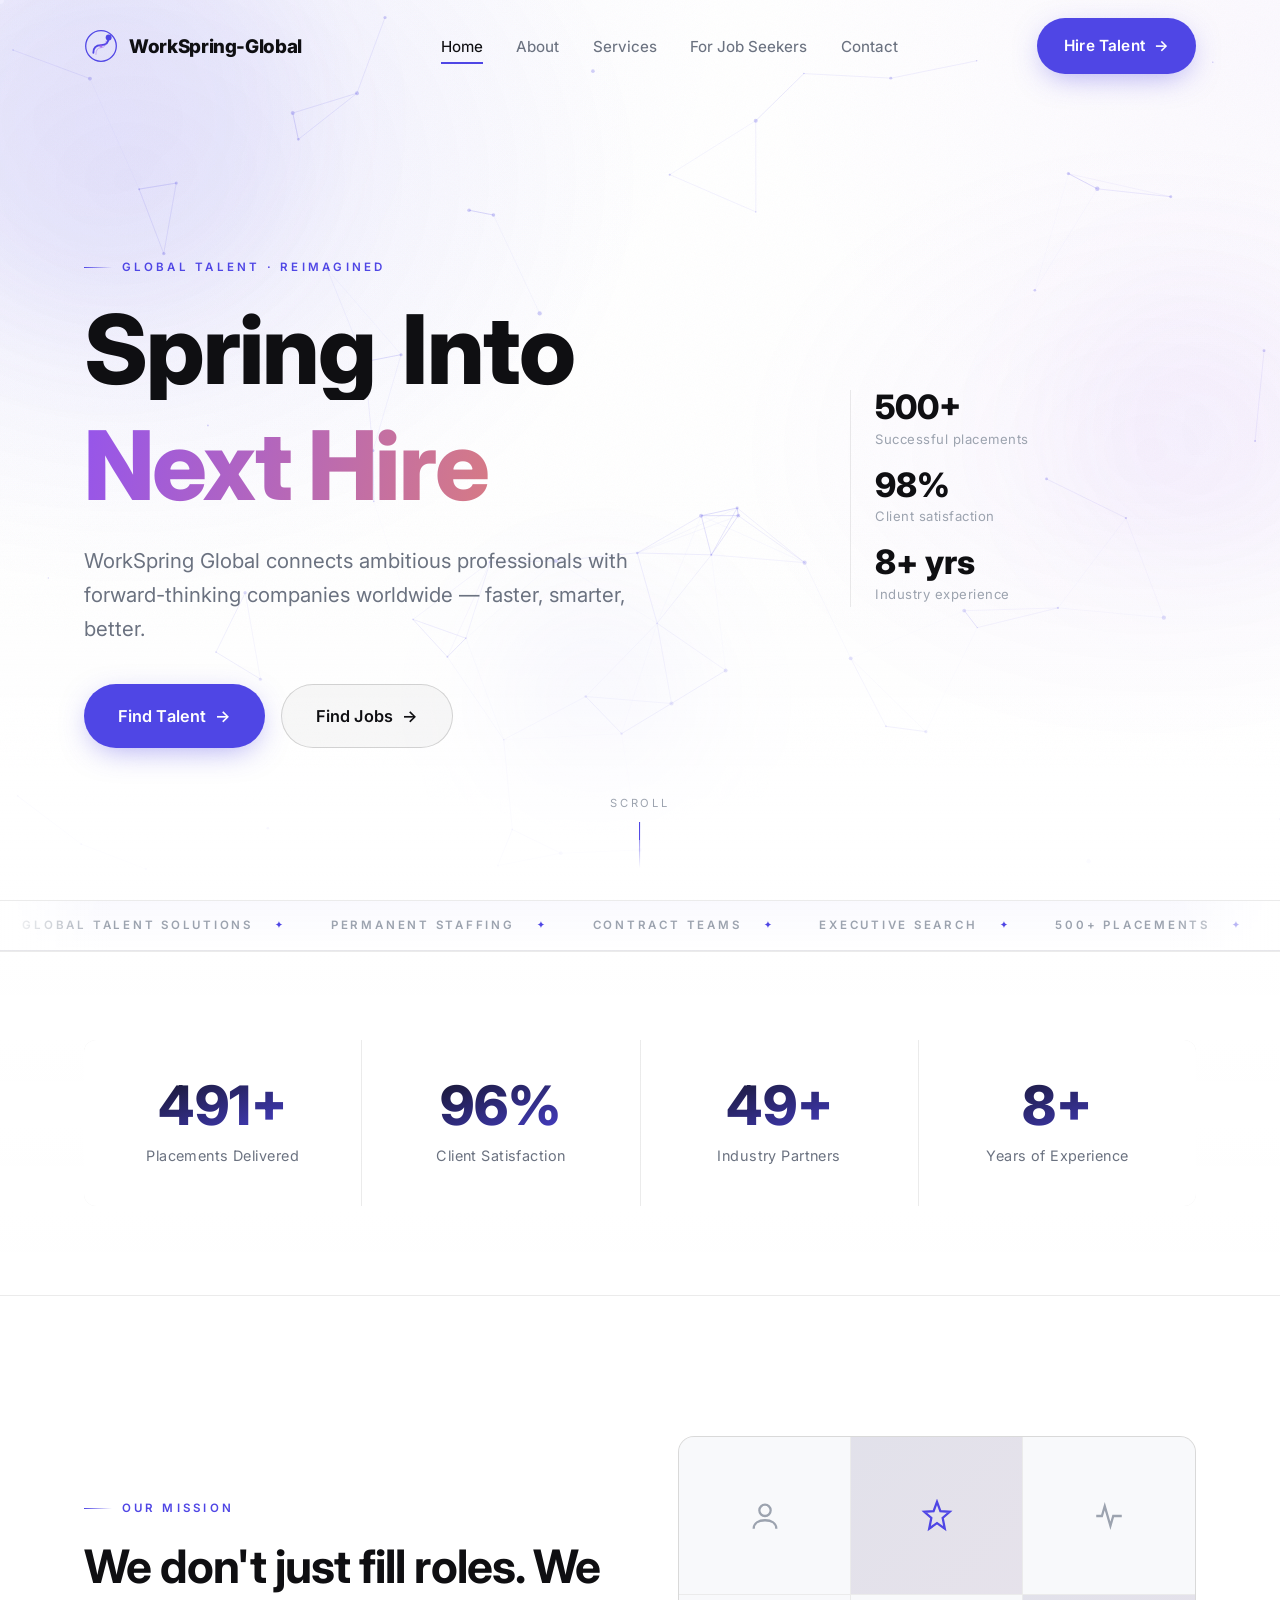
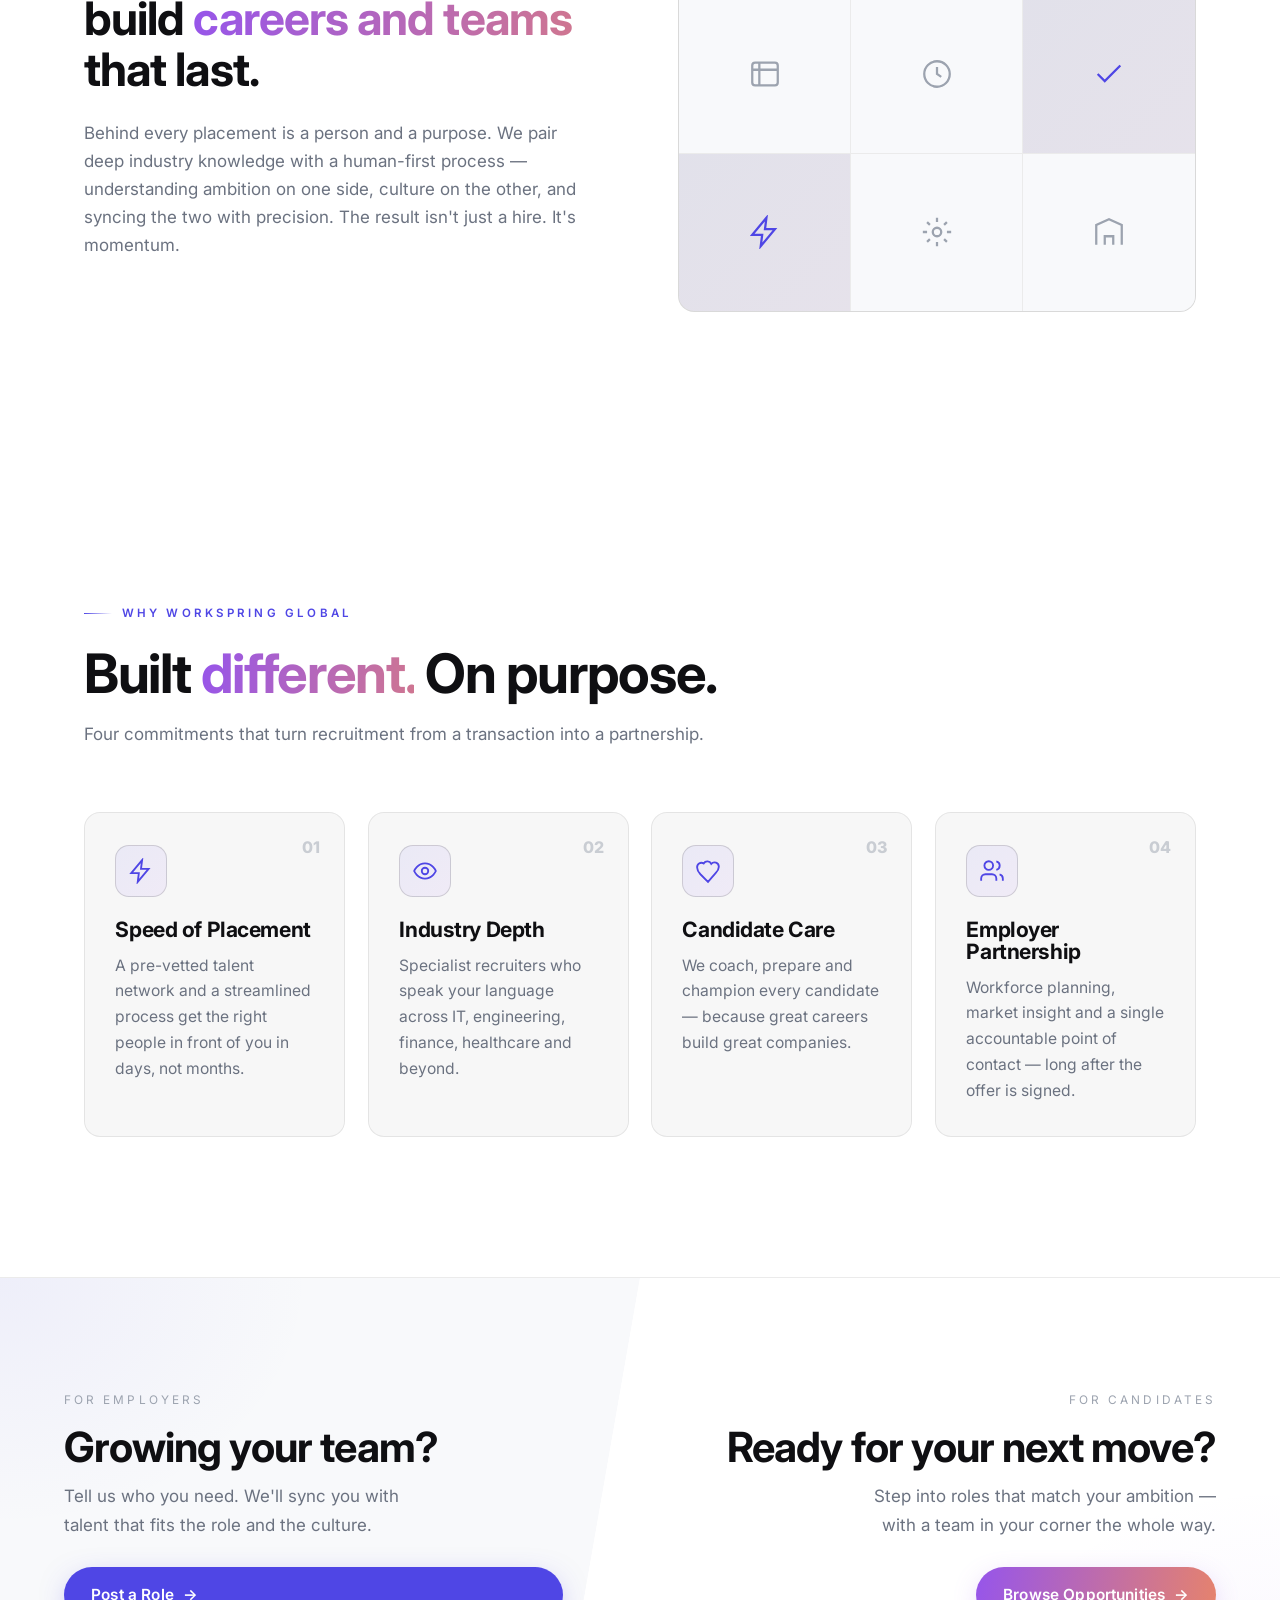
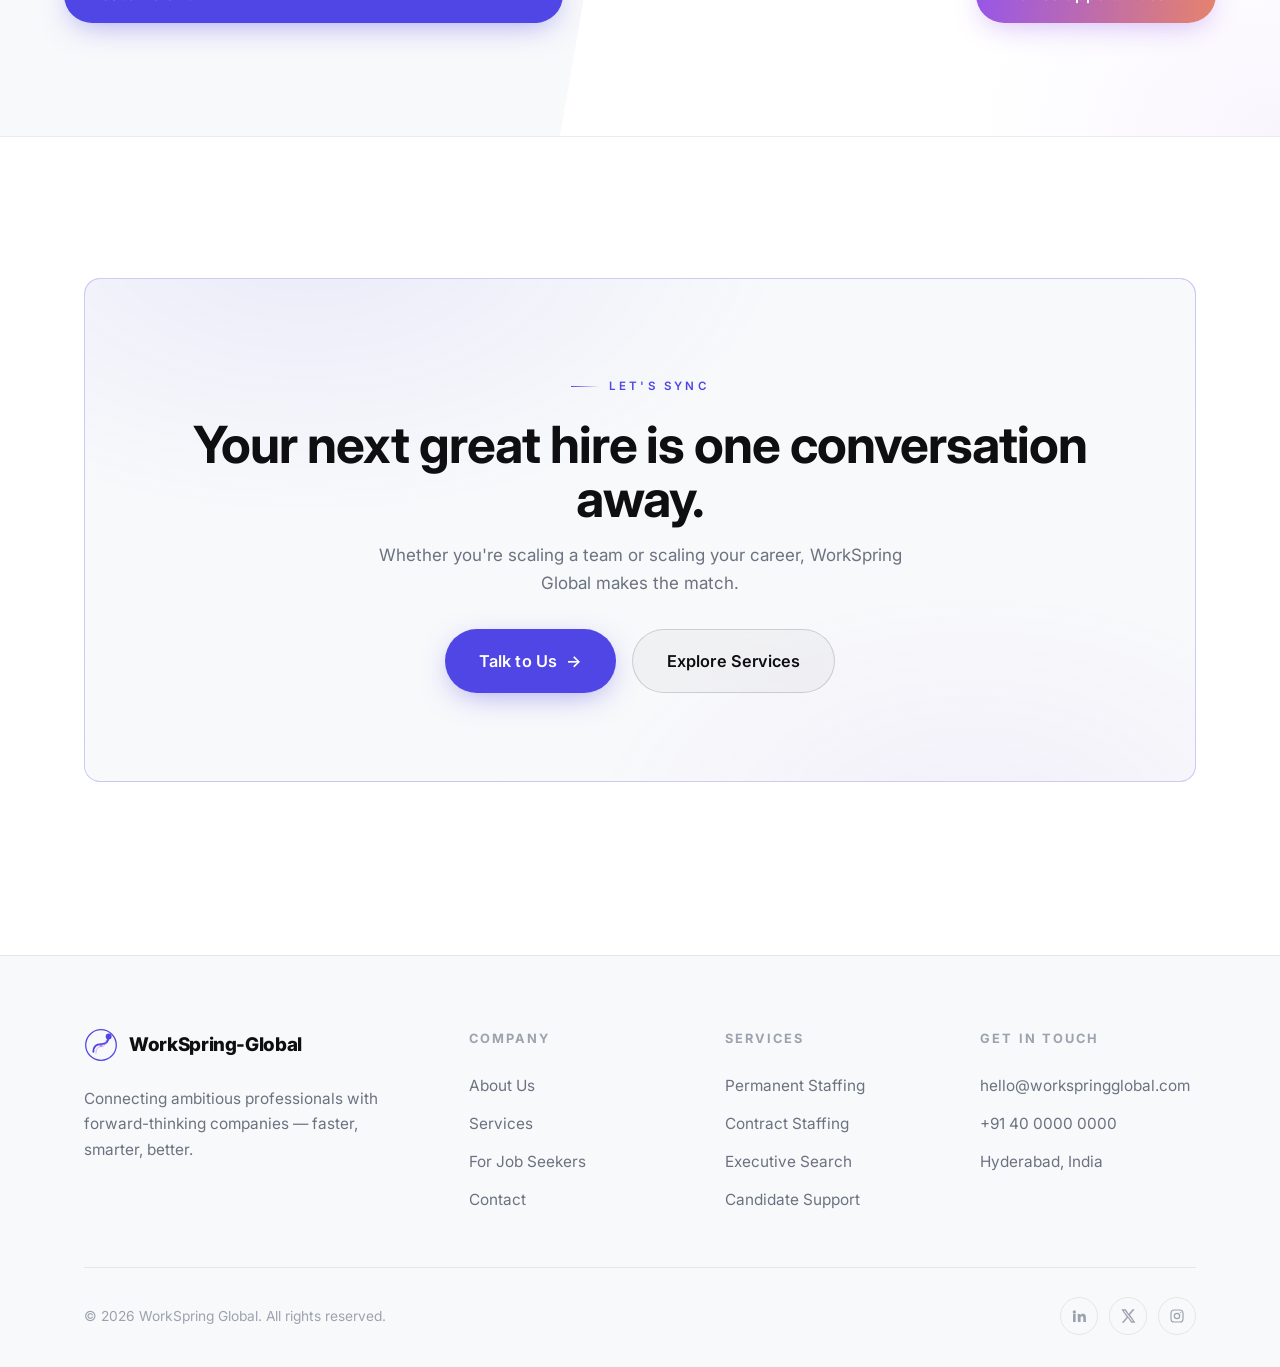
<file: index.html>
<!DOCTYPE html>
<html lang="en">
<head>
  <meta charset="UTF-8" />
  <meta name="viewport" content="width=device-width, initial-scale=1.0" />
  <title>WorkSpring Global — Spring Into Your Next Hire</title>
  <meta name="description" content="WorkSpring Global connects ambitious professionals with forward-thinking companies worldwide — faster, smarter, better. Permanent & contract staffing, executive search and candidate support." />

  <link rel="preconnect" href="https://fonts.googleapis.com" />
  <link rel="preconnect" href="https://fonts.gstatic.com" crossorigin />
  <link href="https://fonts.googleapis.com/css2?family=Inter:wght@300;400;500;600;700;800&display=swap" rel="stylesheet" />
  <link rel="stylesheet" href="css/styles.css?v=3" />
  <link rel="icon" href="data:image/svg+xml,%3Csvg xmlns='http://www.w3.org/2000/svg' viewBox='0 0 32 32'%3E%3Ccircle cx='16' cy='16' r='14' fill='none' stroke='%234F46E5' stroke-width='2'/%3E%3Cpath d='M9 24 Q9 16 16 16 Q23 16 23 8' stroke='%234F46E5' stroke-width='2.2' fill='none' stroke-linecap='round'/%3E%3Ccircle cx='23' cy='8' r='3' fill='%239655EB'/%3E%3C/svg%3E" />
</head>
<body>
  <div class="scroll-progress" aria-hidden="true"></div>

  <!-- ============ NAV ============ -->
  <header class="nav">
    <div class="wrap nav__inner">
      <a class="brand" href="index.html" aria-label="WorkSpring Global – Spring Into Your Next Hire">
        <span class="brand__mark" aria-hidden="true">
          <svg viewBox="0 0 40 40" fill="none">
            <circle cx="20" cy="20" r="18" stroke="url(#g1)" stroke-width="1.5"/>
            <path d="M11 28 Q11 19 20 19 Q29 19 29 10" stroke="#4F46E5" stroke-width="2.2" fill="none" stroke-linecap="round"/>
            <path d="M14 30 Q14 22 20 22 Q26 22 26 14" stroke="#9655EB" stroke-width="1" fill="none" stroke-linecap="round" opacity="0.5"/>
            <circle cx="29" cy="10" r="3.5" fill="url(#g1)"/>
            <circle cx="20" cy="20" r="1.8" fill="#9655EB" opacity="0.8"/>
            <defs><linearGradient id="g1" x1="0" y1="0" x2="40" y2="40"><stop stop-color="#4F46E5"/><stop offset="1" stop-color="#9655EB"/></linearGradient></defs>
          </svg>
        </span>
        <span class="brand__text">WorkSpring-Global</span>
      </a>

      <nav class="nav__links" aria-label="Primary">
        <a class="nav__link" href="index.html">Home</a>
        <a class="nav__link" href="about.html">About</a>
        <a class="nav__link" href="services.html">Services</a>
        <a class="nav__link" href="job-seekers.html">For Job Seekers</a>
        <a class="nav__link" href="contact.html">Contact</a>
      </nav>

      <a class="btn btn--primary nav__cta" href="contact.html" data-magnetic>Hire Talent <span class="arrow">→</span></a>

      <button class="nav__burger" aria-label="Open menu" aria-expanded="false" aria-controls="mobile-nav">
        <span></span><span></span><span></span>
      </button>
    </div>
  </header>

  <!-- mobile overlay -->
  <nav class="nav__overlay" id="mobile-nav" aria-label="Mobile">
    <a href="index.html">Home</a>
    <a href="about.html">About</a>
    <a href="services.html">Services</a>
    <a href="job-seekers.html">For Job Seekers</a>
    <a href="contact.html">Contact</a>
    <a class="btn btn--primary" href="contact.html">Hire Talent <span class="arrow">→</span></a>
  </nav>

  <main>
    <!-- ============ HERO ============ -->
    <section class="hero">
      <canvas id="hero-canvas" aria-hidden="true"></canvas>
      <div class="hero__veil" aria-hidden="true"></div>
      <!-- floating orbs -->
      <div class="orb orb--cyan"  style="width:420px;height:420px;top:-10%;left:-8%;--dur:14s;--tx:60px;--ty:50px;--ts:1.1" aria-hidden="true"></div>
      <div class="orb orb--green" style="width:320px;height:320px;top:30%;right:-6%;--dur:11s;--tx:-40px;--ty:60px;--ts:1.12" aria-hidden="true"></div>
      <div class="orb orb--cyan"  style="width:220px;height:220px;bottom:10%;left:38%;--dur:9s;--tx:30px;--ty:-30px;--ts:1.06" aria-hidden="true"></div>
      <div class="wrap hero__inner">
        <div class="hero__grid">
          <div>
            <span class="eyebrow reveal">Global Talent · Reimagined</span>
            <h1 class="h-display reveal" data-delay="1">
              <span class="hero__line hero__line--split">Spring Into</span>
              <span class="hero__cycler" aria-label="Next Hire, Dream Role, Best Team, Your Future">
                <span class="word">Next Hire</span>
                <span class="word">Dream Role</span>
                <span class="word">Best Team</span>
                <span class="word">Your Future</span>
              </span>
            </h1>
            <p class="hero__sub reveal" data-delay="2">
              WorkSpring Global connects ambitious professionals with forward-thinking
              companies worldwide — faster, smarter, better.
            </p>
            <div class="hero__cta reveal" data-delay="3">
              <a class="btn btn--primary btn--lg" href="contact.html" data-magnetic>Find Talent <span class="arrow">→</span></a>
              <a class="btn btn--ghost btn--lg" href="job-seekers.html">Find Jobs <span class="arrow">→</span></a>
            </div>
          </div>

          <aside class="hero__aside reveal" data-delay="4">
            <div class="stat-mini"><b>500+</b><span>Successful placements</span></div>
            <div class="stat-mini"><b>98%</b><span>Client satisfaction</span></div>
            <div class="stat-mini"><b>8+ yrs</b><span>Industry experience</span></div>
          </aside>
        </div>
      </div>

      <a class="scroll-cue" href="#stats" aria-label="Scroll down">
        <span>Scroll</span>
        <span class="scroll-cue__line" aria-hidden="true"></span>
      </a>
    </section>

    <!-- ============ TICKER ============ -->
    <div class="ticker-wrap" aria-hidden="true">
      <div class="ticker">
        <ul class="ticker__list">
          <li>Global Talent Solutions</li>
          <li>Permanent Staffing</li>
          <li>Contract Teams</li>
          <li>Executive Search</li>
          <li>500+ Placements</li>
          <li>98% Satisfaction</li>
          <li>IT &amp; Non-IT Hiring</li>
          <li>Candidate Support</li>
          <li>8+ Years Experience</li>
          <li>50+ Industry Partners</li>
        </ul>
        <ul class="ticker__list" aria-hidden="true">
          <li>Global Talent Solutions</li>
          <li>Permanent Staffing</li>
          <li>Contract Teams</li>
          <li>Executive Search</li>
          <li>500+ Placements</li>
          <li>98% Satisfaction</li>
          <li>IT &amp; Non-IT Hiring</li>
          <li>Candidate Support</li>
          <li>8+ Years Experience</li>
          <li>50+ Industry Partners</li>
        </ul>
      </div>
    </div>

    <!-- ============ STATS ============ -->
    <section class="section section--tight stats" id="stats">
      <div class="wrap">
        <div class="stats__grid reveal">
          <div class="stat">
            <div class="stat__num" data-count="500" data-suffix="+">0</div>
            <div class="stat__label">Placements Delivered</div>
          </div>
          <div class="stat">
            <div class="stat__num" data-count="98" data-suffix="%">0</div>
            <div class="stat__label">Client Satisfaction</div>
          </div>
          <div class="stat">
            <div class="stat__num" data-count="50" data-suffix="+">0</div>
            <div class="stat__label">Industry Partners</div>
          </div>
          <div class="stat">
            <div class="stat__num" data-count="8" data-suffix="+">0</div>
            <div class="stat__label">Years of Experience</div>
          </div>
        </div>
      </div>
    </section>

    <!-- ============ MISSION ============ -->
    <section class="section">
      <div class="wrap split">
        <div>
          <span class="eyebrow reveal">Our Mission</span>
          <p class="mission__statement reveal" data-delay="1">
            We don't just fill roles. We build <span class="text-grad">careers and teams</span> that last.
          </p>
          <p class="mission__body reveal" data-delay="2">
            Behind every placement is a person and a purpose. We pair deep industry
            knowledge with a human-first process — understanding ambition on one side,
            culture on the other, and syncing the two with precision. The result isn't
            just a hire. It's momentum.
          </p>
        </div>
        <div class="reveal" data-delay="2">
          <div class="icon-grid" aria-hidden="true">
            <div class="icon-grid__cell"><svg viewBox="0 0 24 24" fill="none" stroke="currentColor" stroke-width="1.6"><circle cx="12" cy="8" r="4"/><path d="M4 21c0-4 3.5-6 8-6s8 2 8 6"/></svg></div>
            <div class="icon-grid__cell icon-grid__cell--accent"><svg viewBox="0 0 24 24" fill="none" stroke="currentColor" stroke-width="1.6"><path d="M12 2l2.4 6.6L21 9l-5 4.4L17.5 21 12 17l-5.5 4L8 13.4 3 9l6.6-.4z"/></svg></div>
            <div class="icon-grid__cell"><svg viewBox="0 0 24 24" fill="none" stroke="currentColor" stroke-width="1.6"><path d="M3 12h4l2-7 4 14 2-7h6"/></svg></div>
            <div class="icon-grid__cell"><svg viewBox="0 0 24 24" fill="none" stroke="currentColor" stroke-width="1.6"><rect x="3" y="4" width="18" height="16" rx="2"/><path d="M3 9h18M8 4v16"/></svg></div>
            <div class="icon-grid__cell"><svg viewBox="0 0 24 24" fill="none" stroke="currentColor" stroke-width="1.6"><circle cx="12" cy="12" r="9"/><path d="M12 7v5l3 2"/></svg></div>
            <div class="icon-grid__cell icon-grid__cell--accent"><svg viewBox="0 0 24 24" fill="none" stroke="currentColor" stroke-width="1.6"><path d="M20 6L9 17l-5-5"/></svg></div>
            <div class="icon-grid__cell icon-grid__cell--accent"><svg viewBox="0 0 24 24" fill="none" stroke="currentColor" stroke-width="1.6"><path d="M13 2L3 14h7l-1 8 10-12h-7z"/></svg></div>
            <div class="icon-grid__cell"><svg viewBox="0 0 24 24" fill="none" stroke="currentColor" stroke-width="1.6"><circle cx="12" cy="12" r="3"/><path d="M12 2v3M12 19v3M2 12h3M19 12h3M5 5l2 2M17 17l2 2M19 5l-2 2M7 17l-2 2"/></svg></div>
            <div class="icon-grid__cell"><svg viewBox="0 0 24 24" fill="none" stroke="currentColor" stroke-width="1.6"><path d="M3 21V7l9-4 9 4v14M9 21v-6h6v6"/></svg></div>
          </div>
        </div>
      </div>
    </section>

    <!-- ============ DIFFERENTIATORS ============ -->
    <section class="section">
      <div class="wrap">
        <div class="section-head reveal">
          <span class="eyebrow">Why WorkSpring Global</span>
          <h2 class="h-section">Built <span class="text-grad">different.</span> On purpose.</h2>
          <p>Four commitments that turn recruitment from a transaction into a partnership.</p>
        </div>

        <div class="cards">
          <article class="card reveal" data-delay="1">
            <span class="card__num">01</span>
            <div class="card__icon"><svg viewBox="0 0 24 24" fill="none" stroke="currentColor" stroke-width="1.7"><path d="M13 2L3 14h7l-1 8 10-12h-7z"/></svg></div>
            <h3>Speed of Placement</h3>
            <p>A pre-vetted talent network and a streamlined process get the right people in front of you in days, not months.</p>
          </article>
          <article class="card reveal" data-delay="2">
            <span class="card__num">02</span>
            <div class="card__icon"><svg viewBox="0 0 24 24" fill="none" stroke="currentColor" stroke-width="1.7"><path d="M2 12s3-7 10-7 10 7 10 7-3 7-10 7-10-7-10-7z"/><circle cx="12" cy="12" r="3"/></svg></div>
            <h3>Industry Depth</h3>
            <p>Specialist recruiters who speak your language across IT, engineering, finance, healthcare and beyond.</p>
          </article>
          <article class="card reveal" data-delay="3">
            <span class="card__num">03</span>
            <div class="card__icon"><svg viewBox="0 0 24 24" fill="none" stroke="currentColor" stroke-width="1.7"><path d="M19 14c1.5-1.6 3-3.5 3-6a4 4 0 00-7-2.6A4 4 0 008 5a4 4 0 00-6 4c0 2.5 1.5 4.4 3 6l7 7z"/></svg></div>
            <h3>Candidate Care</h3>
            <p>We coach, prepare and champion every candidate — because great careers build great companies.</p>
          </article>
          <article class="card reveal" data-delay="4">
            <span class="card__num">04</span>
            <div class="card__icon"><svg viewBox="0 0 24 24" fill="none" stroke="currentColor" stroke-width="1.7"><path d="M16 21v-2a4 4 0 00-4-4H6a4 4 0 00-4 4v2"/><circle cx="9" cy="7" r="4"/><path d="M22 21v-2a4 4 0 00-3-3.9M16 3.1a4 4 0 010 7.8"/></svg></div>
            <h3>Employer Partnership</h3>
            <p>Workforce planning, market insight and a single accountable point of contact — long after the offer is signed.</p>
          </article>
        </div>
      </div>
    </section>

    <!-- ============ DUAL CTA SPLIT ============ -->
    <section class="dual reveal">
      <div class="dual__half dual__half--employer">
        <span class="dual__tag">For Employers</span>
        <h3>Growing your team?</h3>
        <p>Tell us who you need. We'll sync you with talent that fits the role and the culture.</p>
        <a class="btn btn--primary" href="contact.html" data-magnetic>Post a Role <span class="arrow">→</span></a>
      </div>
      <div class="dual__half dual__half--candidate">
        <span class="dual__tag">For Candidates</span>
        <h3>Ready for your next move?</h3>
        <p>Step into roles that match your ambition — with a team in your corner the whole way.</p>
        <a class="btn btn--green" href="job-seekers.html" data-magnetic>Browse Opportunities <span class="arrow">→</span></a>
      </div>
    </section>

    <!-- ============ CTA BANNER ============ -->
    <section class="section">
      <div class="wrap">
        <div class="cta-banner reveal">
          <span class="eyebrow" style="justify-content:center;">Let's Sync</span>
          <h2>Your next great hire is one conversation away.</h2>
          <p>Whether you're scaling a team or scaling your career, WorkSpring Global makes the match.</p>
          <div class="group">
            <a class="btn btn--primary btn--lg" href="contact.html" data-magnetic>Talk to Us <span class="arrow">→</span></a>
            <a class="btn btn--ghost btn--lg" href="services.html">Explore Services</a>
          </div>
        </div>
      </div>
    </section>
  </main>

  <!-- ============ FOOTER ============ -->
  <footer class="footer">
    <div class="wrap">
      <div class="footer__grid">
        <div class="footer__brand">
          <a class="brand" href="index.html">
            <span class="brand__mark" aria-hidden="true">
              <svg viewBox="0 0 40 40" fill="none">
                <circle cx="20" cy="20" r="18" stroke="url(#g2)" stroke-width="1.5"/>
                <path d="M11 28 Q11 19 20 19 Q29 19 29 10" stroke="#4F46E5" stroke-width="2.2" fill="none" stroke-linecap="round"/>
                <path d="M14 30 Q14 22 20 22 Q26 22 26 14" stroke="#9655EB" stroke-width="1" fill="none" stroke-linecap="round" opacity="0.5"/>
                <circle cx="29" cy="10" r="3.5" fill="url(#g2)"/>
                <circle cx="20" cy="20" r="1.8" fill="#9655EB" opacity="0.8"/>
                <defs><linearGradient id="g2" x1="0" y1="0" x2="40" y2="40"><stop stop-color="#4F46E5"/><stop offset="1" stop-color="#9655EB"/></linearGradient></defs>
              </svg>
            </span>
            <span class="brand__text">WorkSpring-Global</span>
          </a>
          <p>Connecting ambitious professionals with forward-thinking companies — faster, smarter, better.</p>
        </div>
        <div class="footer__col">
          <h5>Company</h5>
          <a href="about.html">About Us</a>
          <a href="services.html">Services</a>
          <a href="job-seekers.html">For Job Seekers</a>
          <a href="contact.html">Contact</a>
        </div>
        <div class="footer__col">
          <h5>Services</h5>
          <a href="services.html">Permanent Staffing</a>
          <a href="services.html">Contract Staffing</a>
          <a href="services.html">Executive Search</a>
          <a href="services.html">Candidate Support</a>
        </div>
        <div class="footer__col">
          <h5>Get in touch</h5>
          <a href="mailto:hello@workspringglobal.com">hello@workspringglobal.com</a>
          <a href="tel:+914000000000">+91 40 0000 0000</a>
          <a href="contact.html">Hyderabad, India</a>
        </div>
      </div>
      <div class="footer__bottom">
        <span>© <span id="year">2026</span> WorkSpring Global. All rights reserved.</span>
        <div class="footer__social">
          <a href="#" aria-label="LinkedIn"><svg viewBox="0 0 24 24" fill="currentColor"><path d="M4.98 3.5A2.5 2.5 0 002.5 6a2.5 2.5 0 005 0 2.5 2.5 0 00-2.52-2.5zM3 8.98h4v12H3zM10 8.98h3.8v1.64h.05c.53-1 1.83-2.06 3.77-2.06 4.03 0 4.78 2.65 4.78 6.1v6.32h-4v-5.6c0-1.34-.02-3.06-1.87-3.06-1.87 0-2.16 1.46-2.16 2.96v5.7h-4z"/></svg></a>
          <a href="#" aria-label="Twitter"><svg viewBox="0 0 24 24" fill="currentColor"><path d="M18.9 2H22l-7 8 8.2 12h-6.4l-5-7.3L5.6 22H2.5l7.5-8.6L2 2h6.6l4.5 6.7zM17.8 20h1.7L7.3 4H5.5z"/></svg></a>
          <a href="#" aria-label="Instagram"><svg viewBox="0 0 24 24" fill="none" stroke="currentColor" stroke-width="1.8"><rect x="3" y="3" width="18" height="18" rx="5"/><circle cx="12" cy="12" r="4"/><circle cx="17.5" cy="6.5" r="1" fill="currentColor" stroke="none"/></svg></a>
        </div>
      </div>
    </div>
  </footer>

  <script src="js/main.js" defer></script>
</body>
</html>
</file>
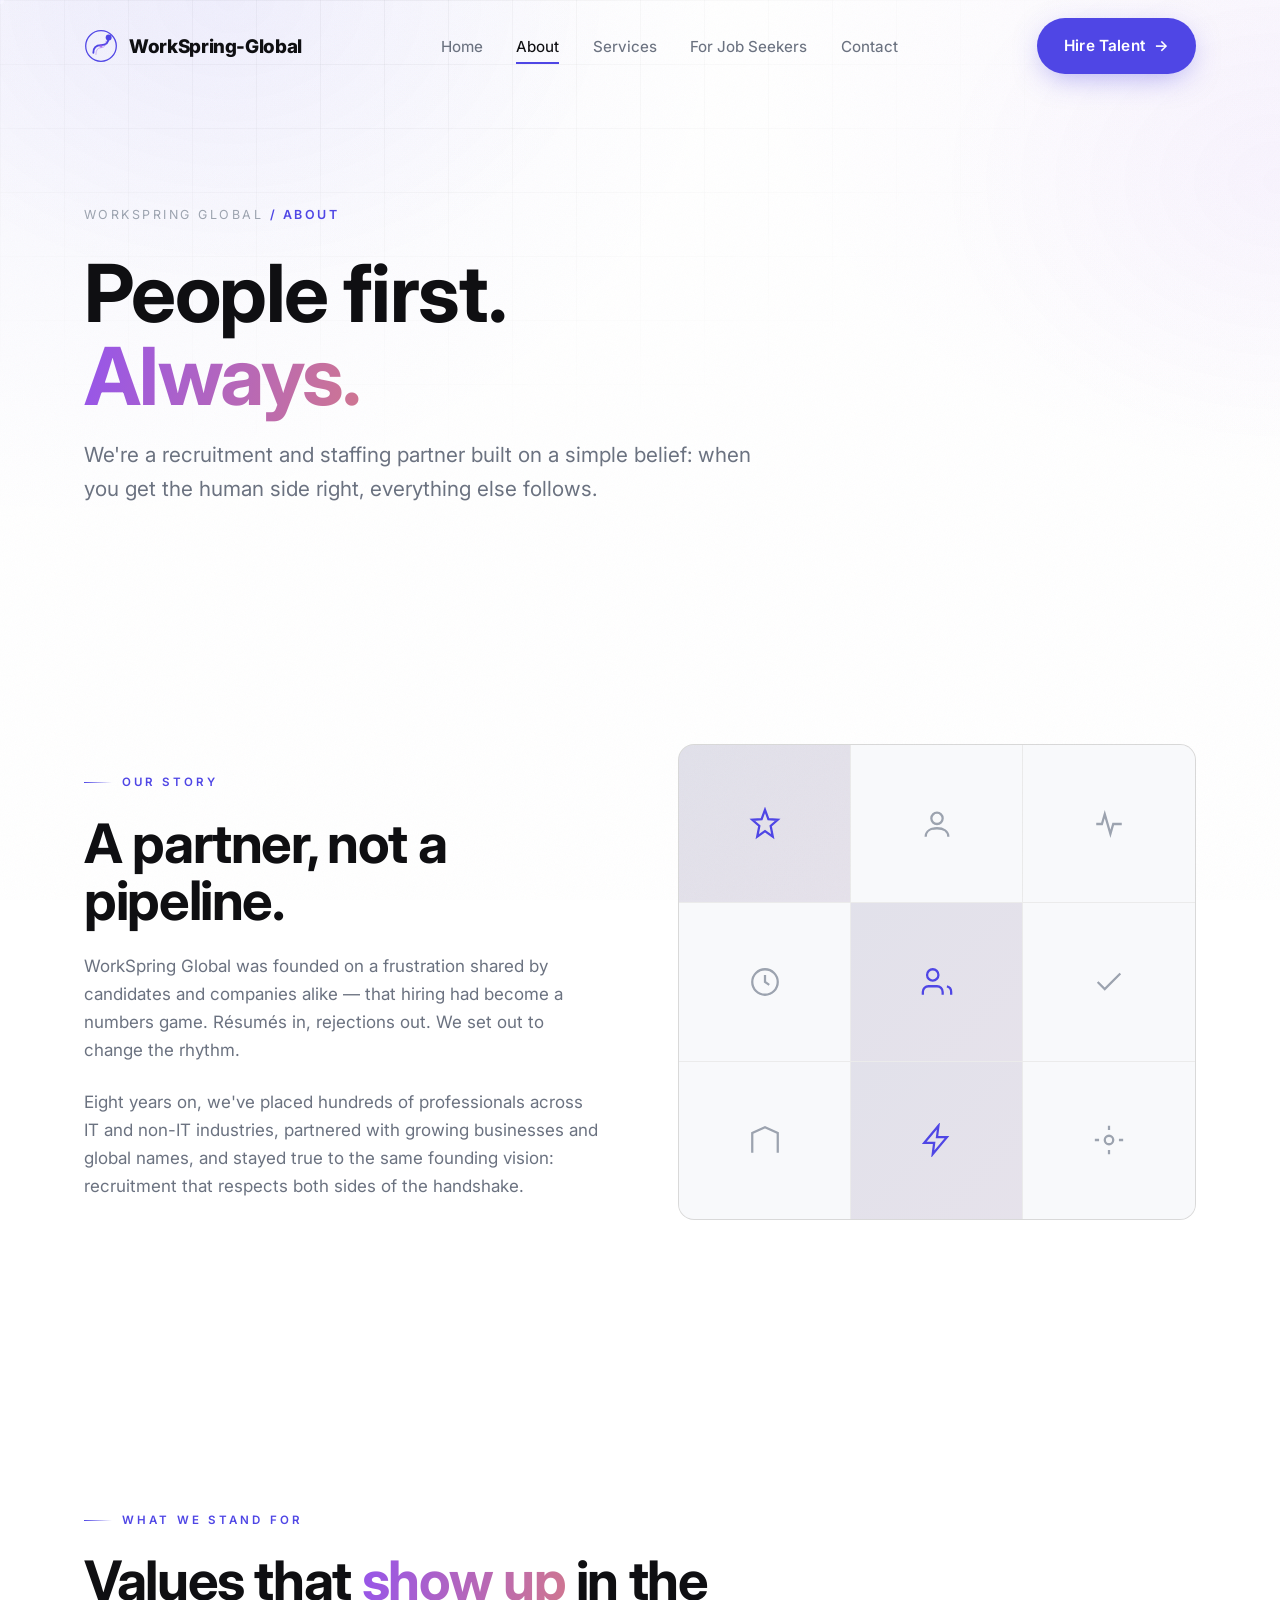
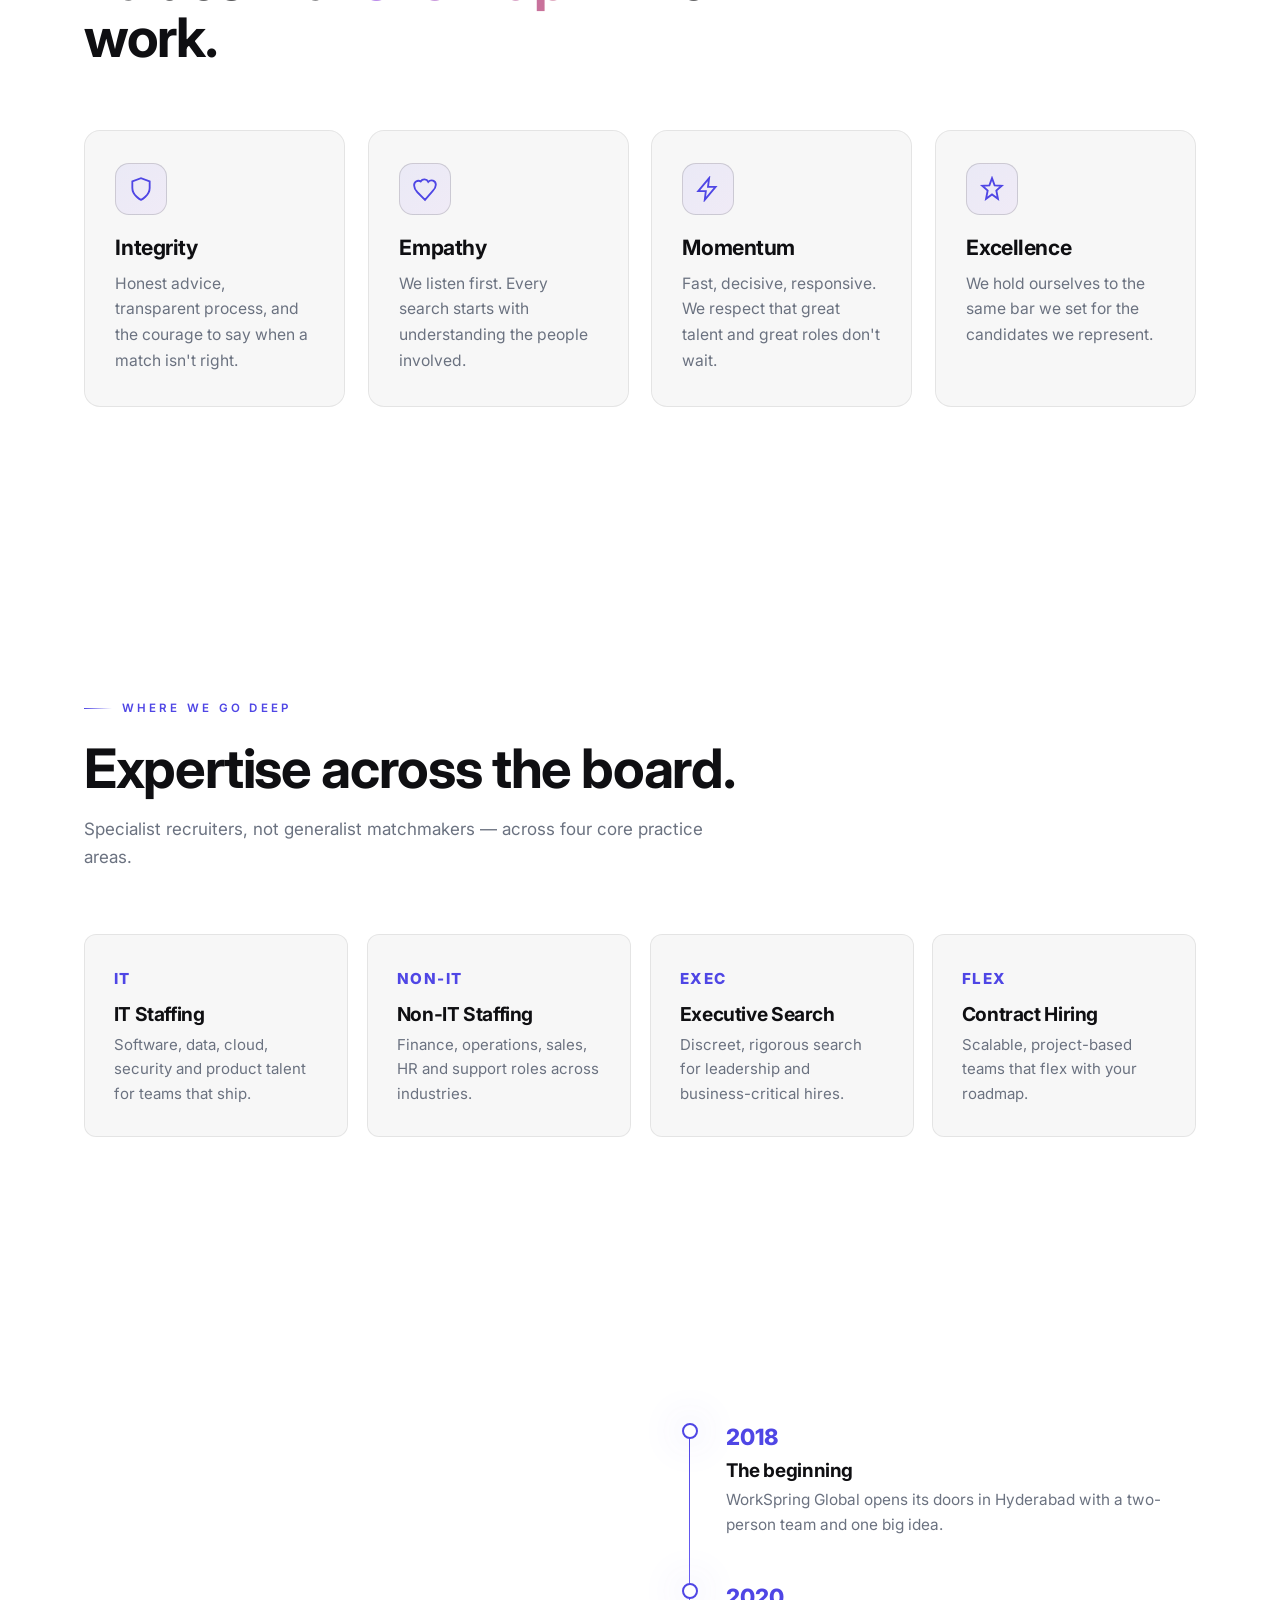
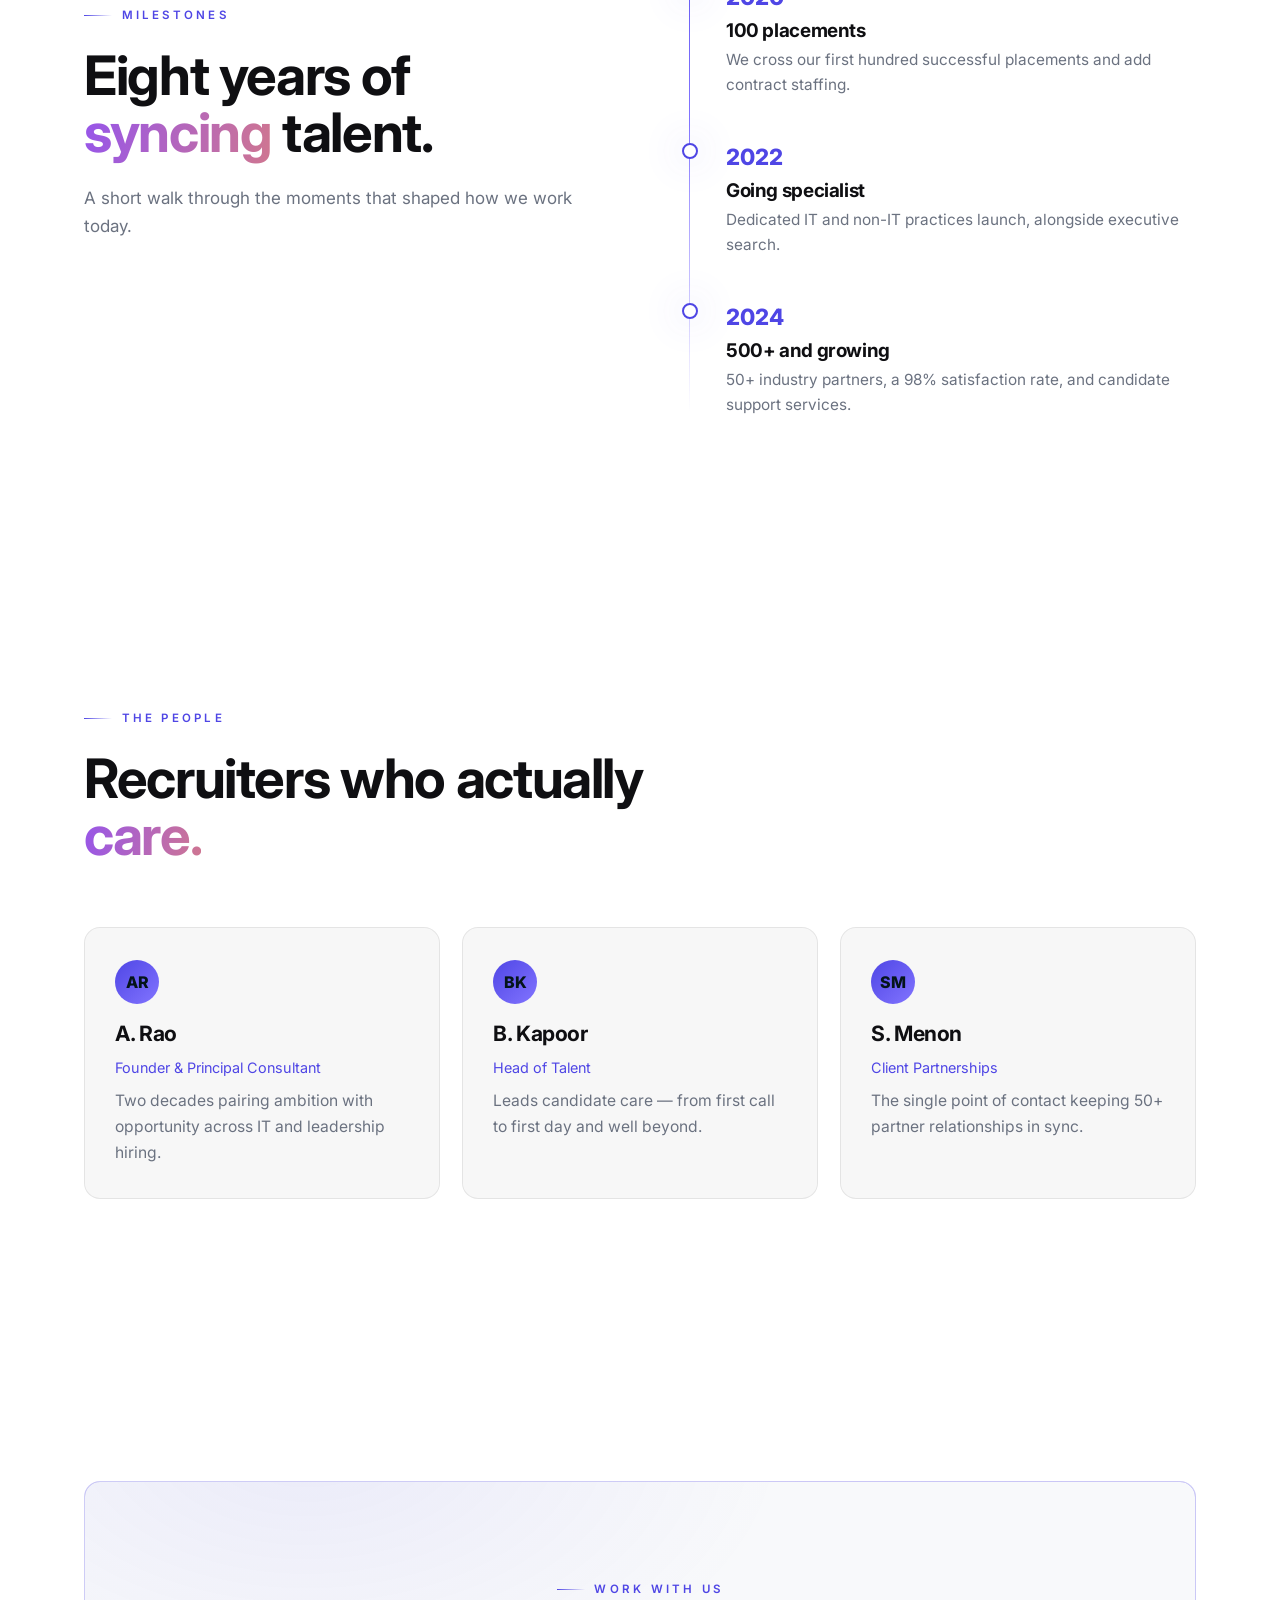
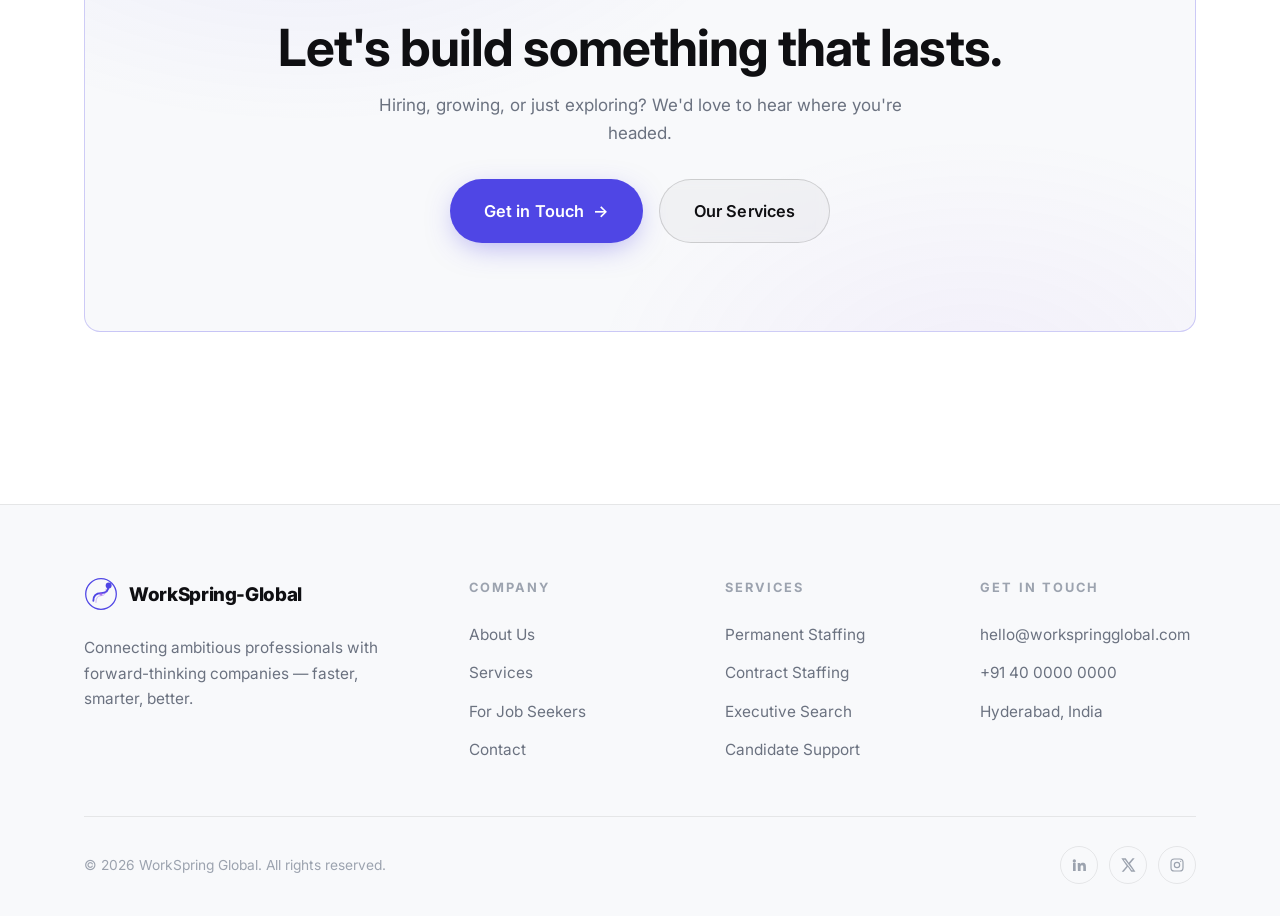
<file: about.html>
<!DOCTYPE html>
<html lang="en">
<head>
  <meta charset="UTF-8" />
  <meta name="viewport" content="width=device-width, initial-scale=1.0" />
  <title>About — WorkSpring Global</title>
  <meta name="description" content="The story, mission and values behind WorkSpring Global — a global recruitment partner building careers and teams that last." />
  <link rel="preconnect" href="https://fonts.googleapis.com" />
  <link rel="preconnect" href="https://fonts.gstatic.com" crossorigin />
  <link href="https://fonts.googleapis.com/css2?family=Inter:wght@300;400;500;600;700;800&display=swap" rel="stylesheet" />
  <link rel="stylesheet" href="css/styles.css?v=3" />
  <link rel="icon" href="data:image/svg+xml,%3Csvg xmlns='http://www.w3.org/2000/svg' viewBox='0 0 32 32'%3E%3Ccircle cx='16' cy='16' r='14' fill='none' stroke='%234F46E5' stroke-width='2'/%3E%3Cpath d='M9 24 Q9 16 16 16 Q23 16 23 8' stroke='%234F46E5' stroke-width='2.2' fill='none' stroke-linecap='round'/%3E%3Ccircle cx='23' cy='8' r='3' fill='%239655EB'/%3E%3C/svg%3E" />
</head>
<body>
  <div class="scroll-progress" aria-hidden="true"></div>

  <header class="nav">
    <div class="wrap nav__inner">
      <a class="brand" href="index.html" aria-label="WorkSpring Global – Spring Into Your Next Hire">
        <span class="brand__mark" aria-hidden="true">
          <svg viewBox="0 0 40 40" fill="none"><circle cx="20" cy="20" r="18" stroke="url(#g1)" stroke-width="1.5"/><path d="M11 28 Q11 19 20 19 Q29 19 29 10" stroke="#4F46E5" stroke-width="2.2" fill="none" stroke-linecap="round"/><path d="M14 30 Q14 22 20 22 Q26 22 26 14" stroke="#9655EB" stroke-width="1" fill="none" stroke-linecap="round" opacity="0.5"/><circle cx="29" cy="10" r="3.5" fill="#4F46E5"/><circle cx="20" cy="20" r="1.8" fill="#9655EB" opacity="0.8"/><defs><linearGradient id="g1" x1="0" y1="0" x2="40" y2="40"><stop stop-color="#4F46E5"/><stop offset="1" stop-color="#9655EB"/></linearGradient></defs></svg>
        </span>
        <span class="brand__text">WorkSpring-Global</span>
      </a>
      <nav class="nav__links" aria-label="Primary">
        <a class="nav__link" href="index.html">Home</a>
        <a class="nav__link" href="about.html">About</a>
        <a class="nav__link" href="services.html">Services</a>
        <a class="nav__link" href="job-seekers.html">For Job Seekers</a>
        <a class="nav__link" href="contact.html">Contact</a>
      </nav>
      <a class="btn btn--primary nav__cta" href="contact.html" data-magnetic>Hire Talent <span class="arrow">→</span></a>
      <button class="nav__burger" aria-label="Open menu" aria-expanded="false" aria-controls="mobile-nav"><span></span><span></span><span></span></button>
    </div>
  </header>
  <nav class="nav__overlay" id="mobile-nav" aria-label="Mobile">
    <a href="index.html">Home</a><a href="about.html">About</a><a href="services.html">Services</a><a href="job-seekers.html">For Job Seekers</a><a href="contact.html">Contact</a>
    <a class="btn btn--primary" href="contact.html">Hire Talent <span class="arrow">→</span></a>
  </nav>

  <main>
    <!-- PAGE HERO -->
    <section class="page-hero">
      <div class="page-hero__grid-deco" aria-hidden="true"></div>
      <div class="wrap">
        <p class="crumb reveal">WorkSpring Global <b>/ About</b></p>
        <h1 class="reveal" data-delay="1">People first.<br><span class="text-grad">Always.</span></h1>
        <p class="lead reveal" data-delay="2">
          We're a recruitment and staffing partner built on a simple belief: when you
          get the human side right, everything else follows.
        </p>
      </div>
    </section>

    <!-- STORY -->
    <section class="section">
      <div class="wrap split">
        <div>
          <span class="eyebrow reveal">Our Story</span>
          <h2 class="h-section reveal" data-delay="1">A partner, not a pipeline.</h2>
          <p class="mission__body reveal" data-delay="2">
            WorkSpring Global was founded on a frustration shared by candidates and
            companies alike — that hiring had become a numbers game. Résumés in,
            rejections out. We set out to change the rhythm.
          </p>
          <p class="mission__body reveal" data-delay="2">
            Eight years on, we've placed hundreds of professionals across IT and
            non-IT industries, partnered with growing businesses and global names,
            and stayed true to the same founding vision: recruitment that respects
            both sides of the handshake.
          </p>
        </div>
        <div class="reveal" data-delay="2">
          <div class="icon-grid" aria-hidden="true">
            <div class="icon-grid__cell icon-grid__cell--accent"><svg viewBox="0 0 24 24" fill="none" stroke="currentColor" stroke-width="1.6"><path d="M12 2l2.4 6.6L21 9l-5 4.4L17.5 21 12 17l-5.5 4L8 13.4 3 9l6.6-.4z"/></svg></div>
            <div class="icon-grid__cell"><svg viewBox="0 0 24 24" fill="none" stroke="currentColor" stroke-width="1.6"><circle cx="12" cy="8" r="4"/><path d="M4 21c0-4 3.5-6 8-6s8 2 8 6"/></svg></div>
            <div class="icon-grid__cell"><svg viewBox="0 0 24 24" fill="none" stroke="currentColor" stroke-width="1.6"><path d="M3 12h4l2-7 4 14 2-7h6"/></svg></div>
            <div class="icon-grid__cell"><svg viewBox="0 0 24 24" fill="none" stroke="currentColor" stroke-width="1.6"><circle cx="12" cy="12" r="9"/><path d="M12 7v5l3 2"/></svg></div>
            <div class="icon-grid__cell icon-grid__cell--accent"><svg viewBox="0 0 24 24" fill="none" stroke="currentColor" stroke-width="1.6"><path d="M16 21v-2a4 4 0 00-4-4H6a4 4 0 00-4 4v2"/><circle cx="9" cy="7" r="4"/><path d="M22 21v-2a4 4 0 00-3-3.9"/></svg></div>
            <div class="icon-grid__cell"><svg viewBox="0 0 24 24" fill="none" stroke="currentColor" stroke-width="1.6"><path d="M20 6L9 17l-5-5"/></svg></div>
            <div class="icon-grid__cell"><svg viewBox="0 0 24 24" fill="none" stroke="currentColor" stroke-width="1.6"><path d="M3 21V7l9-4 9 4v14"/></svg></div>
            <div class="icon-grid__cell icon-grid__cell--accent"><svg viewBox="0 0 24 24" fill="none" stroke="currentColor" stroke-width="1.6"><path d="M13 2L3 14h7l-1 8 10-12h-7z"/></svg></div>
            <div class="icon-grid__cell"><svg viewBox="0 0 24 24" fill="none" stroke="currentColor" stroke-width="1.6"><circle cx="12" cy="12" r="3"/><path d="M12 2v3M12 19v3M2 12h3M19 12h3"/></svg></div>
          </div>
        </div>
      </div>
    </section>

    <!-- VALUES -->
    <section class="section">
      <div class="wrap">
        <div class="section-head reveal">
          <span class="eyebrow">What we stand for</span>
          <h2 class="h-section">Values that <span class="text-grad">show up</span> in the work.</h2>
        </div>
        <div class="cards">
          <article class="card reveal" data-delay="1">
            <div class="card__icon"><svg viewBox="0 0 24 24" fill="none" stroke="currentColor" stroke-width="1.7"><path d="M12 22s8-4 8-11V5l-8-3-8 3v6c0 7 8 11 8 11z"/></svg></div>
            <h3>Integrity</h3>
            <p>Honest advice, transparent process, and the courage to say when a match isn't right.</p>
          </article>
          <article class="card reveal" data-delay="2">
            <div class="card__icon"><svg viewBox="0 0 24 24" fill="none" stroke="currentColor" stroke-width="1.7"><path d="M19 14c1.5-1.6 3-3.5 3-6a4 4 0 00-7-2.6A4 4 0 008 5a4 4 0 00-6 4c0 2.5 1.5 4.4 3 6l7 7z"/></svg></div>
            <h3>Empathy</h3>
            <p>We listen first. Every search starts with understanding the people involved.</p>
          </article>
          <article class="card reveal" data-delay="3">
            <div class="card__icon"><svg viewBox="0 0 24 24" fill="none" stroke="currentColor" stroke-width="1.7"><path d="M13 2L3 14h7l-1 8 10-12h-7z"/></svg></div>
            <h3>Momentum</h3>
            <p>Fast, decisive, responsive. We respect that great talent and great roles don't wait.</p>
          </article>
          <article class="card reveal" data-delay="4">
            <div class="card__icon"><svg viewBox="0 0 24 24" fill="none" stroke="currentColor" stroke-width="1.7"><path d="M12 2l2.4 6.6L21 9l-5 4.4L17.5 21 12 17l-5.5 4L8 13.4 3 9l6.6-.4z"/></svg></div>
            <h3>Excellence</h3>
            <p>We hold ourselves to the same bar we set for the candidates we represent.</p>
          </article>
        </div>
      </div>
    </section>

    <!-- EXPERTISE -->
    <section class="section">
      <div class="wrap">
        <div class="section-head reveal">
          <span class="eyebrow">Where we go deep</span>
          <h2 class="h-section">Expertise across the board.</h2>
          <p>Specialist recruiters, not generalist matchmakers — across four core practice areas.</p>
        </div>
        <div class="expertise">
          <div class="expertise__item reveal" data-delay="1"><div class="k">IT</div><h4>IT Staffing</h4><p>Software, data, cloud, security and product talent for teams that ship.</p></div>
          <div class="expertise__item reveal" data-delay="2"><div class="k">NON-IT</div><h4>Non-IT Staffing</h4><p>Finance, operations, sales, HR and support roles across industries.</p></div>
          <div class="expertise__item reveal" data-delay="3"><div class="k">EXEC</div><h4>Executive Search</h4><p>Discreet, rigorous search for leadership and business-critical hires.</p></div>
          <div class="expertise__item reveal" data-delay="4"><div class="k">FLEX</div><h4>Contract Hiring</h4><p>Scalable, project-based teams that flex with your roadmap.</p></div>
        </div>
      </div>
    </section>

    <!-- TIMELINE -->
    <section class="section">
      <div class="wrap split">
        <div>
          <span class="eyebrow reveal">Milestones</span>
          <h2 class="h-section reveal" data-delay="1">Eight years of <span class="text-grad">syncing</span> talent.</h2>
          <p class="mission__body reveal" data-delay="2">A short walk through the moments that shaped how we work today.</p>
        </div>
        <div class="timeline reveal" data-delay="2">
          <div class="tl-item"><div class="yr">2018</div><h4>The beginning</h4><p>WorkSpring Global opens its doors in Hyderabad with a two-person team and one big idea.</p></div>
          <div class="tl-item"><div class="yr">2020</div><h4>100 placements</h4><p>We cross our first hundred successful placements and add contract staffing.</p></div>
          <div class="tl-item"><div class="yr">2022</div><h4>Going specialist</h4><p>Dedicated IT and non-IT practices launch, alongside executive search.</p></div>
          <div class="tl-item"><div class="yr">2024</div><h4>500+ and growing</h4><p>50+ industry partners, a 98% satisfaction rate, and candidate support services.</p></div>
        </div>
      </div>
    </section>

    <!-- TEAM -->
    <section class="section">
      <div class="wrap">
        <div class="section-head reveal">
          <span class="eyebrow">The people</span>
          <h2 class="h-section">Recruiters who actually <span class="text-grad">care.</span></h2>
        </div>
        <div class="cards">
          <article class="card reveal" data-delay="1"><div class="quote__avatar" style="margin-bottom:1.2rem;">AR</div><h3>A. Rao</h3><p style="color:var(--cyan);font-size:0.9rem;margin-bottom:0.5rem;">Founder & Principal Consultant</p><p>Two decades pairing ambition with opportunity across IT and leadership hiring.</p></article>
          <article class="card reveal" data-delay="2"><div class="quote__avatar" style="margin-bottom:1.2rem;">BK</div><h3>B. Kapoor</h3><p style="color:var(--cyan);font-size:0.9rem;margin-bottom:0.5rem;">Head of Talent</p><p>Leads candidate care — from first call to first day and well beyond.</p></article>
          <article class="card reveal" data-delay="3"><div class="quote__avatar" style="margin-bottom:1.2rem;">SM</div><h3>S. Menon</h3><p style="color:var(--cyan);font-size:0.9rem;margin-bottom:0.5rem;">Client Partnerships</p><p>The single point of contact keeping 50+ partner relationships in sync.</p></article>
        </div>
      </div>
    </section>

    <!-- CTA -->
    <section class="section">
      <div class="wrap">
        <div class="cta-banner reveal">
          <span class="eyebrow" style="justify-content:center;">Work with us</span>
          <h2>Let's build something that lasts.</h2>
          <p>Hiring, growing, or just exploring? We'd love to hear where you're headed.</p>
          <div class="group">
            <a class="btn btn--primary btn--lg" href="contact.html" data-magnetic>Get in Touch <span class="arrow">→</span></a>
            <a class="btn btn--ghost btn--lg" href="services.html">Our Services</a>
          </div>
        </div>
      </div>
    </section>
  </main>

  <footer class="footer">
    <div class="wrap">
      <div class="footer__grid">
        <div class="footer__brand">
          <a class="brand" href="index.html"><span class="brand__mark" aria-hidden="true"><svg viewBox="0 0 40 40" fill="none"><circle cx="20" cy="20" r="18" stroke="url(#g2)" stroke-width="1.5"/><path d="M11 28 Q11 19 20 19 Q29 19 29 10" stroke="#4F46E5" stroke-width="2.2" fill="none" stroke-linecap="round"/><path d="M14 30 Q14 22 20 22 Q26 22 26 14" stroke="#9655EB" stroke-width="1" fill="none" stroke-linecap="round" opacity="0.5"/><circle cx="29" cy="10" r="3.5" fill="#4F46E5"/><circle cx="20" cy="20" r="1.8" fill="#9655EB" opacity="0.8"/><defs><linearGradient id="g2" x1="0" y1="0" x2="40" y2="40"><stop stop-color="#4F46E5"/><stop offset="1" stop-color="#9655EB"/></linearGradient></defs></svg></span><span class="brand__text">WorkSpring-Global</span></a>
          <p>Connecting ambitious professionals with forward-thinking companies — faster, smarter, better.</p>
        </div>
        <div class="footer__col"><h5>Company</h5><a href="about.html">About Us</a><a href="services.html">Services</a><a href="job-seekers.html">For Job Seekers</a><a href="contact.html">Contact</a></div>
        <div class="footer__col"><h5>Services</h5><a href="services.html">Permanent Staffing</a><a href="services.html">Contract Staffing</a><a href="services.html">Executive Search</a><a href="services.html">Candidate Support</a></div>
        <div class="footer__col"><h5>Get in touch</h5><a href="mailto:hello@workspringglobal.com">hello@workspringglobal.com</a><a href="tel:+914000000000">+91 40 0000 0000</a><a href="contact.html">Hyderabad, India</a></div>
      </div>
      <div class="footer__bottom">
        <span>© <span id="year">2026</span> WorkSpring Global. All rights reserved.</span>
        <div class="footer__social">
          <a href="#" aria-label="LinkedIn"><svg viewBox="0 0 24 24" fill="currentColor"><path d="M4.98 3.5A2.5 2.5 0 002.5 6a2.5 2.5 0 005 0 2.5 2.5 0 00-2.52-2.5zM3 8.98h4v12H3zM10 8.98h3.8v1.64h.05c.53-1 1.83-2.06 3.77-2.06 4.03 0 4.78 2.65 4.78 6.1v6.32h-4v-5.6c0-1.34-.02-3.06-1.87-3.06-1.87 0-2.16 1.46-2.16 2.96v5.7h-4z"/></svg></a>
          <a href="#" aria-label="Twitter"><svg viewBox="0 0 24 24" fill="currentColor"><path d="M18.9 2H22l-7 8 8.2 12h-6.4l-5-7.3L5.6 22H2.5l7.5-8.6L2 2h6.6l4.5 6.7zM17.8 20h1.7L7.3 4H5.5z"/></svg></a>
          <a href="#" aria-label="Instagram"><svg viewBox="0 0 24 24" fill="none" stroke="currentColor" stroke-width="1.8"><rect x="3" y="3" width="18" height="18" rx="5"/><circle cx="12" cy="12" r="4"/><circle cx="17.5" cy="6.5" r="1" fill="currentColor" stroke="none"/></svg></a>
        </div>
      </div>
    </div>
  </footer>

  <script src="js/main.js" defer></script>
</body>
</html>
</file>
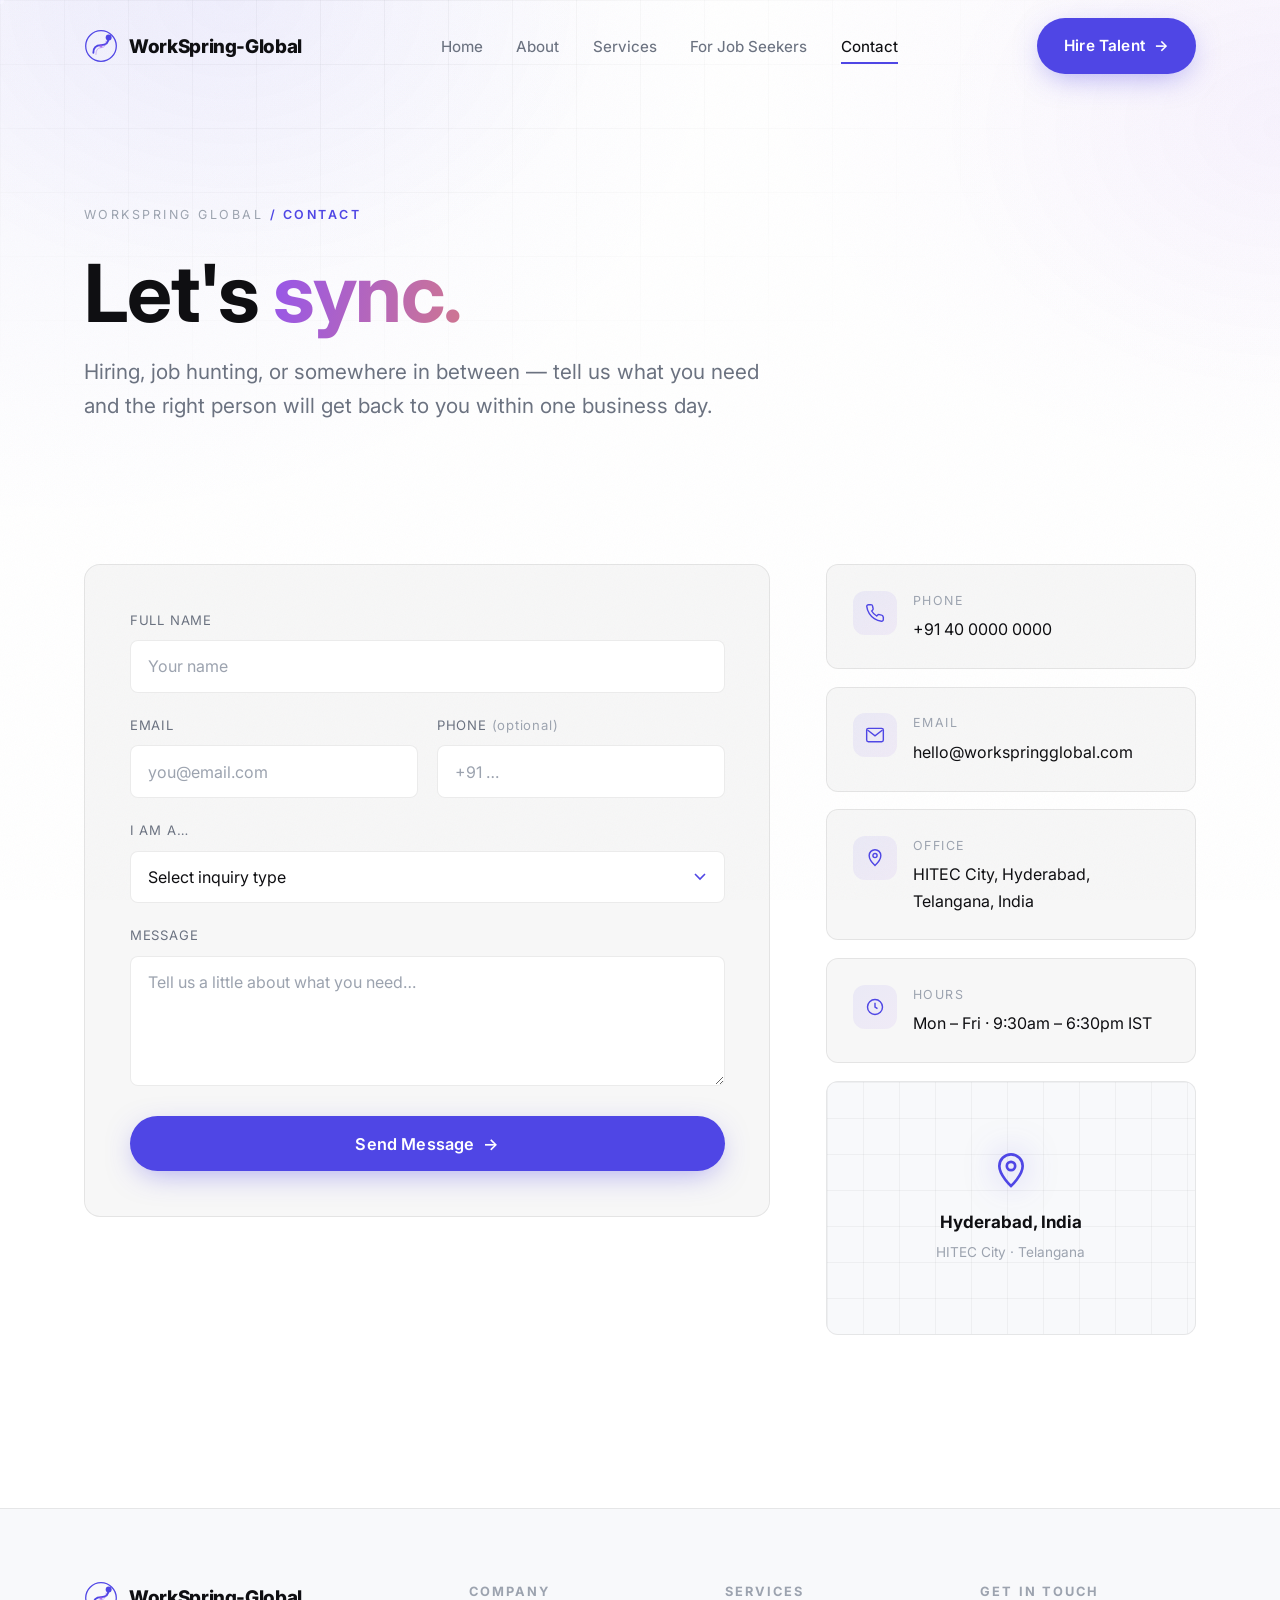
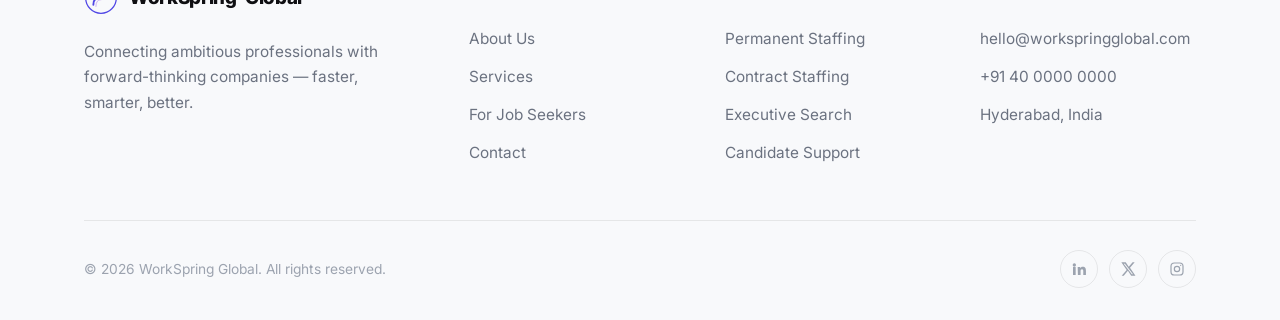
<file: contact.html>
<!DOCTYPE html>
<html lang="en">
<head>
  <meta charset="UTF-8" />
  <meta name="viewport" content="width=device-width, initial-scale=1.0" />
  <title>Contact — WorkSpring Global</title>
  <meta name="description" content="Get in touch with WorkSpring Global. Whether you're hiring or job hunting, we're based in Hyderabad and ready to help." />
  <link rel="preconnect" href="https://fonts.googleapis.com" />
  <link rel="preconnect" href="https://fonts.gstatic.com" crossorigin />
  <link href="https://fonts.googleapis.com/css2?family=Inter:wght@300;400;500;600;700;800&display=swap" rel="stylesheet" />
  <link rel="stylesheet" href="css/styles.css?v=3" />
  <link rel="icon" href="data:image/svg+xml,%3Csvg xmlns='http://www.w3.org/2000/svg' viewBox='0 0 32 32'%3E%3Ccircle cx='16' cy='16' r='14' fill='none' stroke='%234F46E5' stroke-width='2'/%3E%3Cpath d='M9 24 Q9 16 16 16 Q23 16 23 8' stroke='%234F46E5' stroke-width='2.2' fill='none' stroke-linecap='round'/%3E%3Ccircle cx='23' cy='8' r='3' fill='%239655EB'/%3E%3C/svg%3E" />
</head>
<body>
  <div class="scroll-progress" aria-hidden="true"></div>

  <header class="nav">
    <div class="wrap nav__inner">
      <a class="brand" href="index.html" aria-label="WorkSpring Global – Spring Into Your Next Hire"><span class="brand__mark" aria-hidden="true"><svg viewBox="0 0 40 40" fill="none"><circle cx="20" cy="20" r="18" stroke="url(#g1)" stroke-width="1.5"/><path d="M11 28 Q11 19 20 19 Q29 19 29 10" stroke="#4F46E5" stroke-width="2.2" fill="none" stroke-linecap="round"/><path d="M14 30 Q14 22 20 22 Q26 22 26 14" stroke="#9655EB" stroke-width="1" fill="none" stroke-linecap="round" opacity="0.5"/><circle cx="29" cy="10" r="3.5" fill="#4F46E5"/><circle cx="20" cy="20" r="1.8" fill="#9655EB" opacity="0.8"/><defs><linearGradient id="g1" x1="0" y1="0" x2="40" y2="40"><stop stop-color="#4F46E5"/><stop offset="1" stop-color="#9655EB"/></linearGradient></defs></svg></span><span class="brand__text">WorkSpring-Global</span></a>
      <nav class="nav__links" aria-label="Primary">
        <a class="nav__link" href="index.html">Home</a><a class="nav__link" href="about.html">About</a><a class="nav__link" href="services.html">Services</a><a class="nav__link" href="job-seekers.html">For Job Seekers</a><a class="nav__link" href="contact.html">Contact</a>
      </nav>
      <a class="btn btn--primary nav__cta" href="contact.html" data-magnetic>Hire Talent <span class="arrow">→</span></a>
      <button class="nav__burger" aria-label="Open menu" aria-expanded="false" aria-controls="mobile-nav"><span></span><span></span><span></span></button>
    </div>
  </header>
  <nav class="nav__overlay" id="mobile-nav" aria-label="Mobile">
    <a href="index.html">Home</a><a href="about.html">About</a><a href="services.html">Services</a><a href="job-seekers.html">For Job Seekers</a><a href="contact.html">Contact</a>
    <a class="btn btn--primary" href="contact.html">Hire Talent <span class="arrow">→</span></a>
  </nav>

  <main>
    <!-- PAGE HERO -->
    <section class="page-hero" style="padding-bottom:0;">
      <div class="page-hero__grid-deco" aria-hidden="true"></div>
      <div class="wrap">
        <p class="crumb reveal">WorkSpring Global <b>/ Contact</b></p>
        <h1 class="reveal" data-delay="1">Let's <span class="text-grad">sync.</span></h1>
        <p class="lead reveal" data-delay="2">
          Hiring, job hunting, or somewhere in between — tell us what you need and the
          right person will get back to you within one business day.
        </p>
      </div>
    </section>

    <!-- CONTACT -->
    <section class="section">
      <div class="wrap contact-grid">
        <!-- FORM (no <form> tag — JS handled) -->
        <div class="form reveal">
          <div id="contact-block">
            <div class="field" data-field="name">
              <label for="c-name">Full Name</label>
              <input id="c-name" type="text" placeholder="Your name" autocomplete="name" />
              <span class="err">Please enter your name.</span>
            </div>
            <div class="field--row">
              <div class="field" data-field="email">
                <label for="c-email">Email</label>
                <input id="c-email" type="email" placeholder="you@email.com" autocomplete="email" />
                <span class="err">Please enter a valid email.</span>
              </div>
              <div class="field" data-field="phone">
                <label for="c-phone">Phone <span style="text-transform:none;color:var(--text-faint);">(optional)</span></label>
                <input id="c-phone" type="tel" placeholder="+91 …" autocomplete="tel" />
                <span class="err">Please enter a valid phone number.</span>
              </div>
            </div>
            <div class="field" data-field="type">
              <label for="c-type">I am a…</label>
              <select id="c-type">
                <option value="">Select inquiry type</option>
                <option value="employer">Employer — I want to hire</option>
                <option value="candidate">Candidate — I'm looking for a role</option>
                <option value="other">Other</option>
              </select>
              <span class="err">Please choose an option.</span>
            </div>
            <div class="field" data-field="message">
              <label for="c-message">Message</label>
              <textarea id="c-message" placeholder="Tell us a little about what you need…"></textarea>
              <span class="err">Please add a few more details (10+ characters).</span>
            </div>
            <button id="contact-submit" class="btn btn--primary btn--lg" type="button" data-magnetic style="width:100%;justify-content:center;">Send Message <span class="arrow">→</span></button>
          </div>

          <!-- success state -->
          <div id="contact-success" class="form__success" role="status" aria-live="polite">
            <div class="ok"><svg width="30" height="30" viewBox="0 0 24 24" fill="none" stroke="currentColor" stroke-width="2.2"><path d="M20 6L9 17l-5-5"/></svg></div>
            <h3>Message sent — thank you!</h3>
            <p>We've received your details and will be in touch within one business day.</p>
            <div style="margin-top:1.6rem;"><a class="btn btn--ghost" href="index.html">Back to Home</a></div>
          </div>
        </div>

        <!-- ASIDE -->
        <aside class="contact-aside reveal" data-delay="1">
          <div class="contact-card">
            <div class="ci"><svg viewBox="0 0 24 24" fill="none" stroke="currentColor" stroke-width="1.7"><path d="M22 16.9v3a2 2 0 01-2.2 2 19.8 19.8 0 01-8.6-3.1 19.5 19.5 0 01-6-6 19.8 19.8 0 01-3.1-8.7A2 2 0 014.1 2h3a2 2 0 012 1.7c.1.9.3 1.8.6 2.6a2 2 0 01-.5 2.1L8 9.6a16 16 0 006 6l1.2-1.2a2 2 0 012.1-.5c.8.3 1.7.5 2.6.6a2 2 0 011.7 2z"/></svg></div>
            <div><div class="k">Phone</div><div class="v"><a href="tel:+914000000000">+91 40 0000 0000</a></div></div>
          </div>
          <div class="contact-card">
            <div class="ci"><svg viewBox="0 0 24 24" fill="none" stroke="currentColor" stroke-width="1.7"><rect x="2" y="4" width="20" height="16" rx="2"/><path d="M3 6l9 7 9-7"/></svg></div>
            <div><div class="k">Email</div><div class="v"><a href="mailto:hello@workspringglobal.com">hello@workspringglobal.com</a></div></div>
          </div>
          <div class="contact-card">
            <div class="ci"><svg viewBox="0 0 24 24" fill="none" stroke="currentColor" stroke-width="1.7"><path d="M12 21s7-6.5 7-12a7 7 0 10-14 0c0 5.5 7 12 7 12z"/><circle cx="12" cy="9" r="2.5"/></svg></div>
            <div><div class="k">Office</div><div class="v">HITEC City, Hyderabad,<br>Telangana, India</div></div>
          </div>
          <div class="contact-card">
            <div class="ci"><svg viewBox="0 0 24 24" fill="none" stroke="currentColor" stroke-width="1.7"><circle cx="12" cy="12" r="9"/><path d="M12 7v5l3 2"/></svg></div>
            <div><div class="k">Hours</div><div class="v">Mon – Fri · 9:30am – 6:30pm IST</div></div>
          </div>

          <div class="map-card">
            <div class="map-card__pin">
              <svg viewBox="0 0 24 24" fill="none" stroke="currentColor" stroke-width="1.6"><path d="M12 21s7-6.5 7-12a7 7 0 10-14 0c0 5.5 7 12 7 12z"/><circle cx="12" cy="9" r="2.5"/></svg>
              <b>Hyderabad, India</b>
              <span style="font-size:0.85rem;color:var(--text-faint);">HITEC City · Telangana</span>
            </div>
          </div>
        </aside>
      </div>
    </section>
  </main>

  <footer class="footer">
    <div class="wrap">
      <div class="footer__grid">
        <div class="footer__brand">
          <a class="brand" href="index.html"><span class="brand__mark" aria-hidden="true"><svg viewBox="0 0 40 40" fill="none"><circle cx="20" cy="20" r="18" stroke="url(#g2)" stroke-width="1.5"/><path d="M11 28 Q11 19 20 19 Q29 19 29 10" stroke="#4F46E5" stroke-width="2.2" fill="none" stroke-linecap="round"/><path d="M14 30 Q14 22 20 22 Q26 22 26 14" stroke="#9655EB" stroke-width="1" fill="none" stroke-linecap="round" opacity="0.5"/><circle cx="29" cy="10" r="3.5" fill="#4F46E5"/><circle cx="20" cy="20" r="1.8" fill="#9655EB" opacity="0.8"/><defs><linearGradient id="g2" x1="0" y1="0" x2="40" y2="40"><stop stop-color="#4F46E5"/><stop offset="1" stop-color="#9655EB"/></linearGradient></defs></svg></span><span class="brand__text">WorkSpring-Global</span></a>
          <p>Connecting ambitious professionals with forward-thinking companies — faster, smarter, better.</p>
        </div>
        <div class="footer__col"><h5>Company</h5><a href="about.html">About Us</a><a href="services.html">Services</a><a href="job-seekers.html">For Job Seekers</a><a href="contact.html">Contact</a></div>
        <div class="footer__col"><h5>Services</h5><a href="services.html">Permanent Staffing</a><a href="services.html">Contract Staffing</a><a href="services.html">Executive Search</a><a href="services.html">Candidate Support</a></div>
        <div class="footer__col"><h5>Get in touch</h5><a href="mailto:hello@workspringglobal.com">hello@workspringglobal.com</a><a href="tel:+914000000000">+91 40 0000 0000</a><a href="contact.html">Hyderabad, India</a></div>
      </div>
      <div class="footer__bottom">
        <span>© <span id="year">2026</span> WorkSpring Global. All rights reserved.</span>
        <div class="footer__social">
          <a href="#" aria-label="LinkedIn"><svg viewBox="0 0 24 24" fill="currentColor"><path d="M4.98 3.5A2.5 2.5 0 002.5 6a2.5 2.5 0 005 0 2.5 2.5 0 00-2.52-2.5zM3 8.98h4v12H3zM10 8.98h3.8v1.64h.05c.53-1 1.83-2.06 3.77-2.06 4.03 0 4.78 2.65 4.78 6.1v6.32h-4v-5.6c0-1.34-.02-3.06-1.87-3.06-1.87 0-2.16 1.46-2.16 2.96v5.7h-4z"/></svg></a>
          <a href="#" aria-label="Twitter"><svg viewBox="0 0 24 24" fill="currentColor"><path d="M18.9 2H22l-7 8 8.2 12h-6.4l-5-7.3L5.6 22H2.5l7.5-8.6L2 2h6.6l4.5 6.7zM17.8 20h1.7L7.3 4H5.5z"/></svg></a>
          <a href="#" aria-label="Instagram"><svg viewBox="0 0 24 24" fill="none" stroke="currentColor" stroke-width="1.8"><rect x="3" y="3" width="18" height="18" rx="5"/><circle cx="12" cy="12" r="4"/><circle cx="17.5" cy="6.5" r="1" fill="currentColor" stroke="none"/></svg></a>
        </div>
      </div>
    </div>
  </footer>

  <script src="js/main.js" defer></script>
</body>
</html>
</file>
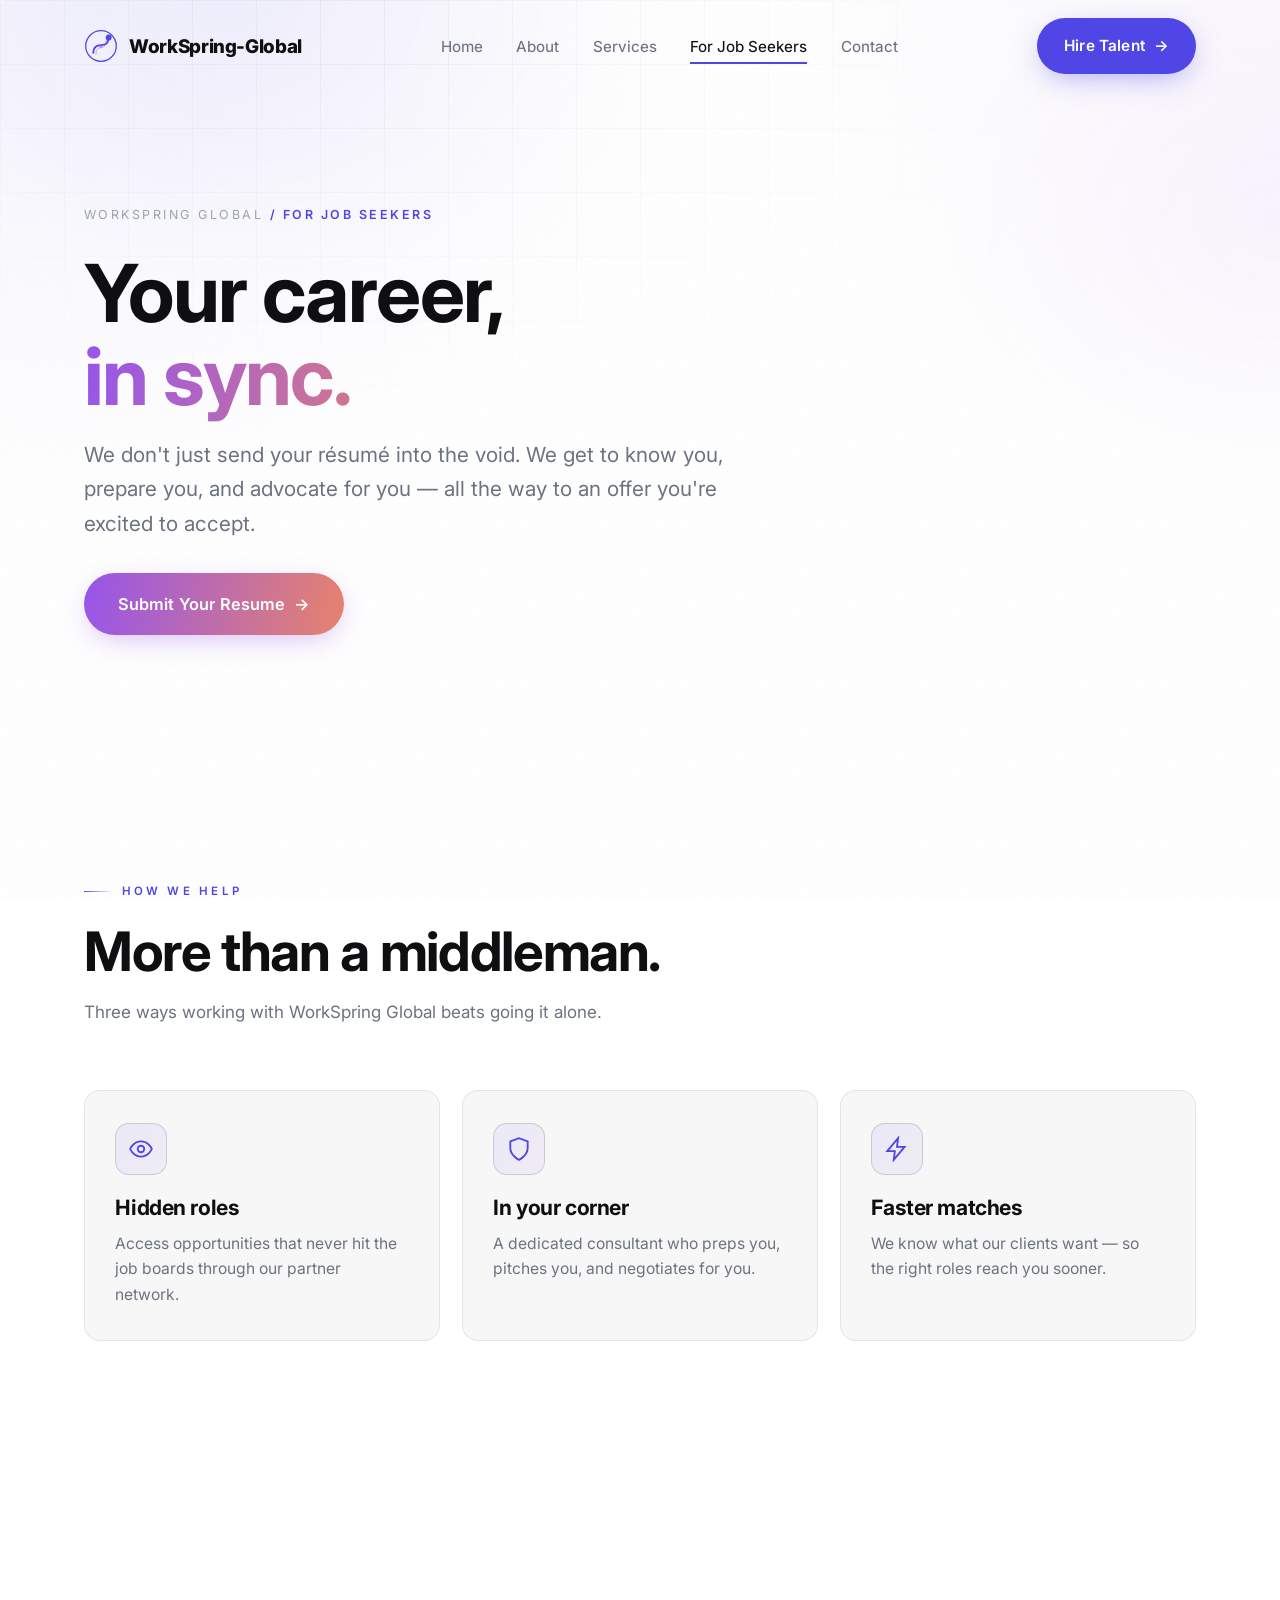
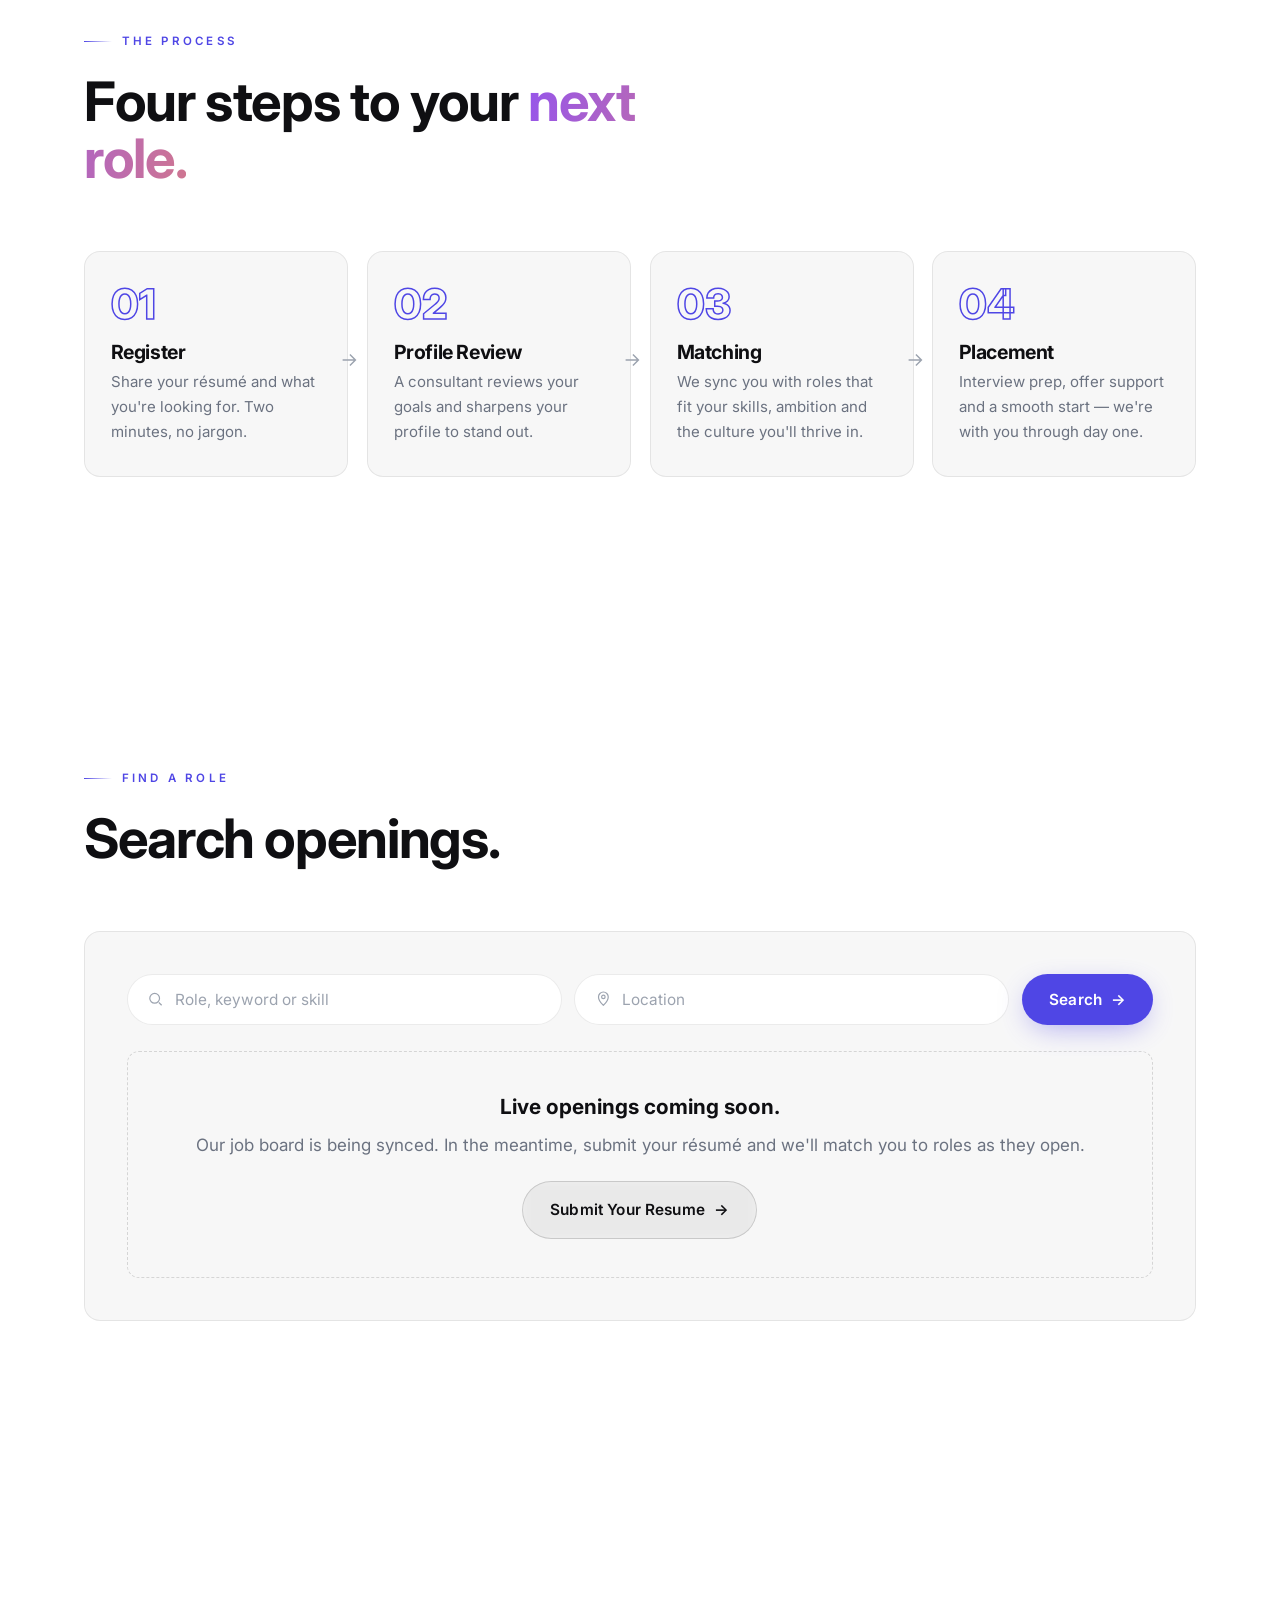
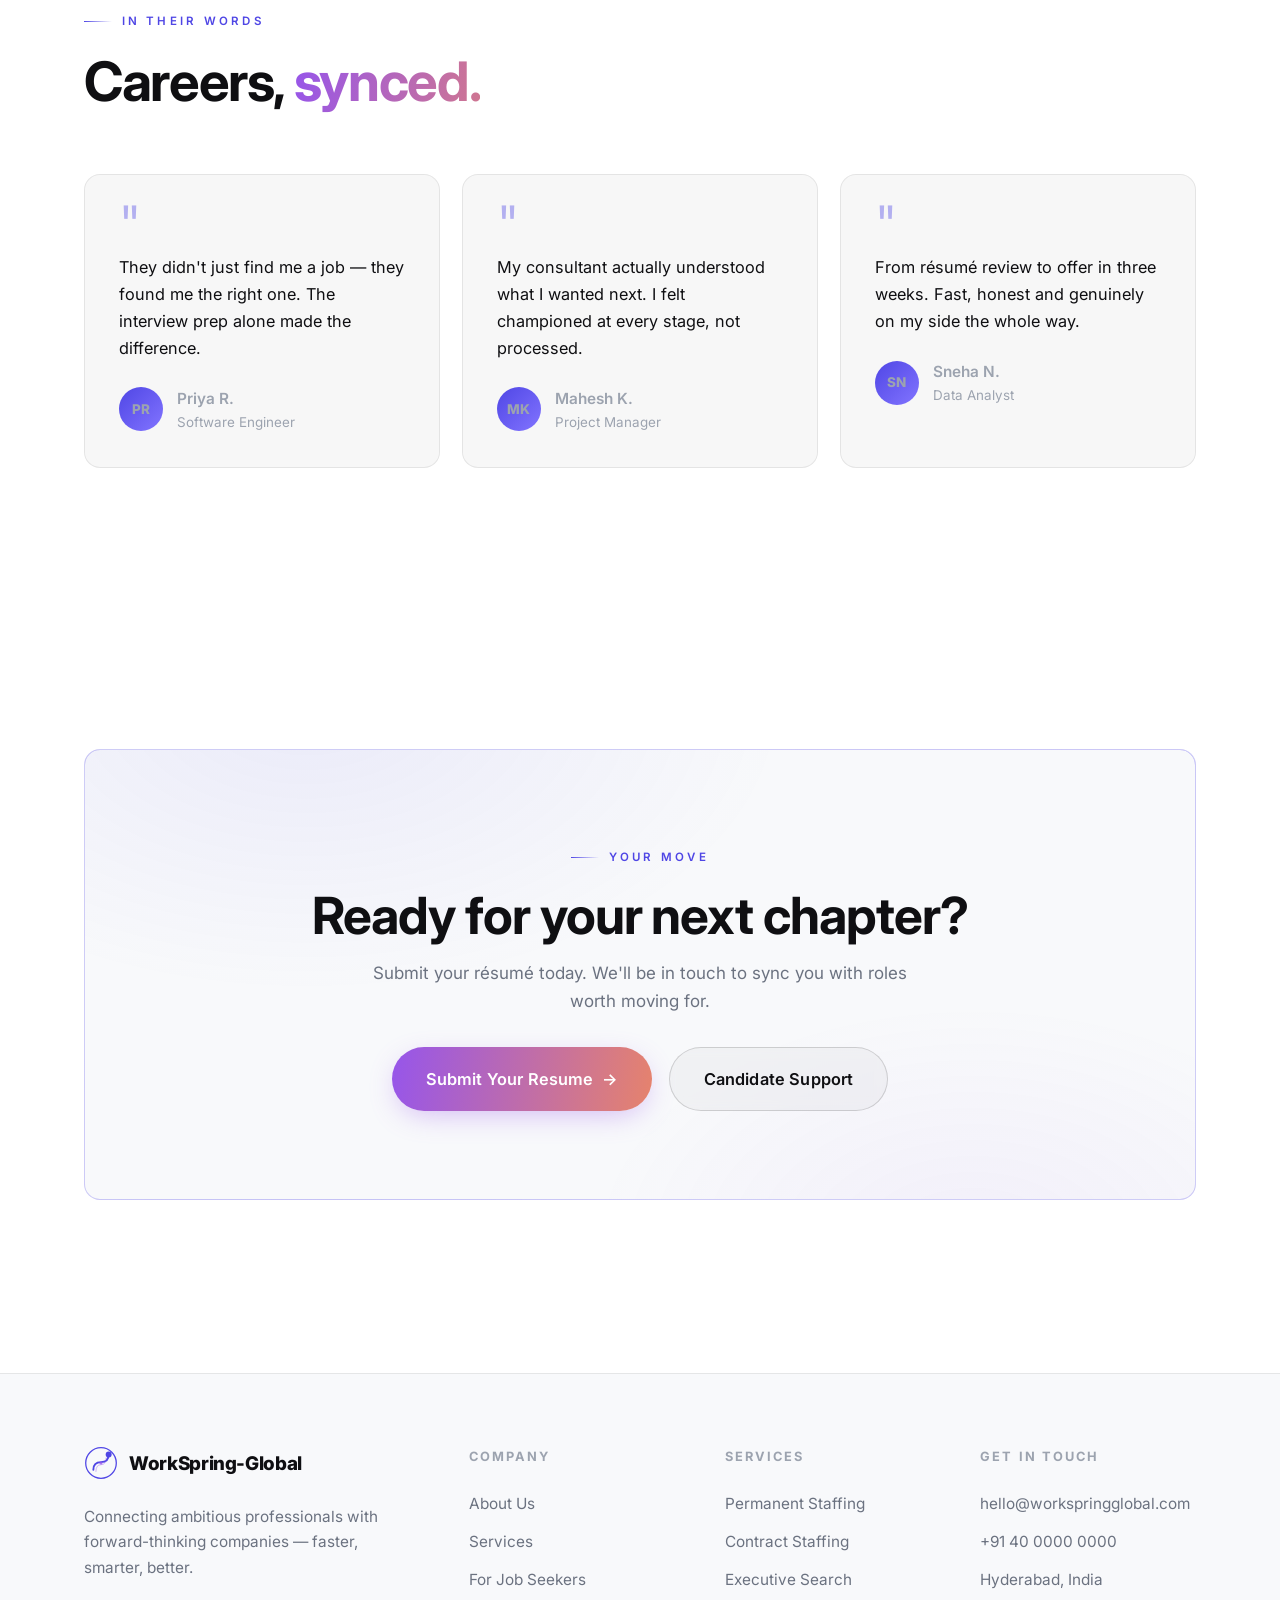
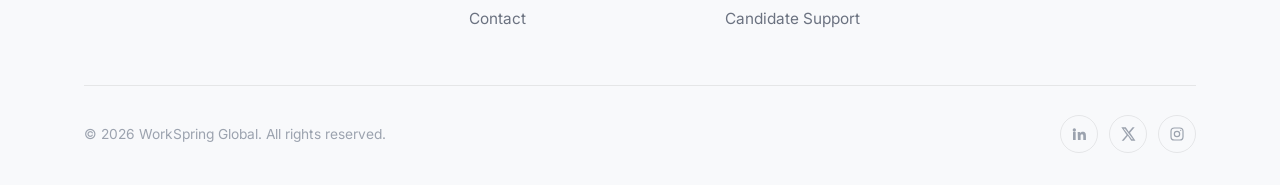
<file: job-seekers.html>
<!DOCTYPE html>
<html lang="en">
<head>
  <meta charset="UTF-8" />
  <meta name="viewport" content="width=device-width, initial-scale=1.0" />
  <title>For Job Seekers — WorkSpring Global</title>
  <meta name="description" content="How WorkSpring Global helps candidates: a clear path from registration to placement, plus interview prep, training and resume support." />
  <link rel="preconnect" href="https://fonts.googleapis.com" />
  <link rel="preconnect" href="https://fonts.gstatic.com" crossorigin />
  <link href="https://fonts.googleapis.com/css2?family=Inter:wght@300;400;500;600;700;800&display=swap" rel="stylesheet" />
  <link rel="stylesheet" href="css/styles.css?v=3" />
  <link rel="icon" href="data:image/svg+xml,%3Csvg xmlns='http://www.w3.org/2000/svg' viewBox='0 0 32 32'%3E%3Ccircle cx='16' cy='16' r='14' fill='none' stroke='%234F46E5' stroke-width='2'/%3E%3Cpath d='M9 24 Q9 16 16 16 Q23 16 23 8' stroke='%234F46E5' stroke-width='2.2' fill='none' stroke-linecap='round'/%3E%3Ccircle cx='23' cy='8' r='3' fill='%239655EB'/%3E%3C/svg%3E" />
</head>
<body>
  <div class="scroll-progress" aria-hidden="true"></div>

  <header class="nav">
    <div class="wrap nav__inner">
      <a class="brand" href="index.html" aria-label="WorkSpring Global – Spring Into Your Next Hire"><span class="brand__mark" aria-hidden="true"><svg viewBox="0 0 40 40" fill="none"><circle cx="20" cy="20" r="18" stroke="url(#g1)" stroke-width="1.5"/><path d="M11 28 Q11 19 20 19 Q29 19 29 10" stroke="#4F46E5" stroke-width="2.2" fill="none" stroke-linecap="round"/><path d="M14 30 Q14 22 20 22 Q26 22 26 14" stroke="#9655EB" stroke-width="1" fill="none" stroke-linecap="round" opacity="0.5"/><circle cx="29" cy="10" r="3.5" fill="#4F46E5"/><circle cx="20" cy="20" r="1.8" fill="#9655EB" opacity="0.8"/><defs><linearGradient id="g1" x1="0" y1="0" x2="40" y2="40"><stop stop-color="#4F46E5"/><stop offset="1" stop-color="#9655EB"/></linearGradient></defs></svg></span><span class="brand__text">WorkSpring-Global</span></a>
      <nav class="nav__links" aria-label="Primary">
        <a class="nav__link" href="index.html">Home</a><a class="nav__link" href="about.html">About</a><a class="nav__link" href="services.html">Services</a><a class="nav__link" href="job-seekers.html">For Job Seekers</a><a class="nav__link" href="contact.html">Contact</a>
      </nav>
      <a class="btn btn--primary nav__cta" href="contact.html" data-magnetic>Hire Talent <span class="arrow">→</span></a>
      <button class="nav__burger" aria-label="Open menu" aria-expanded="false" aria-controls="mobile-nav"><span></span><span></span><span></span></button>
    </div>
  </header>
  <nav class="nav__overlay" id="mobile-nav" aria-label="Mobile">
    <a href="index.html">Home</a><a href="about.html">About</a><a href="services.html">Services</a><a href="job-seekers.html">For Job Seekers</a><a href="contact.html">Contact</a>
    <a class="btn btn--primary" href="contact.html">Hire Talent <span class="arrow">→</span></a>
  </nav>

  <main>
    <!-- PAGE HERO -->
    <section class="page-hero">
      <div class="page-hero__grid-deco" aria-hidden="true"></div>
      <div class="wrap">
        <p class="crumb reveal">WorkSpring Global <b>/ For Job Seekers</b></p>
        <h1 class="reveal" data-delay="1">Your career,<br><span class="text-grad">in sync.</span></h1>
        <p class="lead reveal" data-delay="2">
          We don't just send your résumé into the void. We get to know you, prepare you,
          and advocate for you — all the way to an offer you're excited to accept.
        </p>
        <div class="hero__cta reveal" data-delay="3" style="margin-top:2rem;">
          <a class="btn btn--green btn--lg" href="contact.html" data-magnetic>Submit Your Resume <span class="arrow">→</span></a>
        </div>
      </div>
    </section>

    <!-- HOW WE HELP -->
    <section class="section">
      <div class="wrap">
        <div class="section-head reveal">
          <span class="eyebrow">How we help</span>
          <h2 class="h-section">More than a middleman.</h2>
          <p>Three ways working with WorkSpring Global beats going it alone.</p>
        </div>
        <div class="cards">
          <article class="card reveal" data-delay="1"><div class="card__icon"><svg viewBox="0 0 24 24" fill="none" stroke="currentColor" stroke-width="1.7"><path d="M2 12s3-7 10-7 10 7 10 7-3 7-10 7-10-7-10-7z"/><circle cx="12" cy="12" r="3"/></svg></div><h3>Hidden roles</h3><p>Access opportunities that never hit the job boards through our partner network.</p></article>
          <article class="card reveal" data-delay="2"><div class="card__icon"><svg viewBox="0 0 24 24" fill="none" stroke="currentColor" stroke-width="1.7"><path d="M12 22s8-4 8-11V5l-8-3-8 3v6c0 7 8 11 8 11z"/></svg></div><h3>In your corner</h3><p>A dedicated consultant who preps you, pitches you, and negotiates for you.</p></article>
          <article class="card reveal" data-delay="3"><div class="card__icon"><svg viewBox="0 0 24 24" fill="none" stroke="currentColor" stroke-width="1.7"><path d="M13 2L3 14h7l-1 8 10-12h-7z"/></svg></div><h3>Faster matches</h3><p>We know what our clients want — so the right roles reach you sooner.</p></article>
        </div>
      </div>
    </section>

    <!-- STEPPER -->
    <section class="section">
      <div class="wrap">
        <div class="section-head reveal">
          <span class="eyebrow">The process</span>
          <h2 class="h-section">Four steps to your <span class="text-grad">next role.</span></h2>
        </div>
        <div class="stepper">
          <div class="step reveal" data-delay="1">
            <div class="step__n">01</div><h4>Register</h4><p>Share your résumé and what you're looking for. Two minutes, no jargon.</p>
            <span class="step__arrow" aria-hidden="true"><svg width="22" height="22" viewBox="0 0 24 24" fill="none" stroke="currentColor" stroke-width="1.6"><path d="M5 12h14M13 6l6 6-6 6"/></svg></span>
          </div>
          <div class="step reveal" data-delay="2">
            <div class="step__n">02</div><h4>Profile Review</h4><p>A consultant reviews your goals and sharpens your profile to stand out.</p>
            <span class="step__arrow" aria-hidden="true"><svg width="22" height="22" viewBox="0 0 24 24" fill="none" stroke="currentColor" stroke-width="1.6"><path d="M5 12h14M13 6l6 6-6 6"/></svg></span>
          </div>
          <div class="step reveal" data-delay="3">
            <div class="step__n">03</div><h4>Matching</h4><p>We sync you with roles that fit your skills, ambition and the culture you'll thrive in.</p>
            <span class="step__arrow" aria-hidden="true"><svg width="22" height="22" viewBox="0 0 24 24" fill="none" stroke="currentColor" stroke-width="1.6"><path d="M5 12h14M13 6l6 6-6 6"/></svg></span>
          </div>
          <div class="step reveal" data-delay="4">
            <div class="step__n">04</div><h4>Placement</h4><p>Interview prep, offer support and a smooth start — we're with you through day one.</p>
          </div>
        </div>
      </div>
    </section>

    <!-- JOB SEARCH PLACEHOLDER -->
    <section class="section">
      <div class="wrap">
        <div class="section-head reveal">
          <span class="eyebrow">Find a role</span>
          <h2 class="h-section">Search openings.</h2>
        </div>
        <div class="jobsearch reveal" data-delay="1">
          <div class="jobsearch__bar">
            <label class="jobsearch__field"><svg viewBox="0 0 24 24" fill="none" stroke="currentColor" stroke-width="1.7"><circle cx="11" cy="11" r="7"/><path d="M21 21l-4-4"/></svg><input type="text" placeholder="Role, keyword or skill" aria-label="Search role" /></label>
            <label class="jobsearch__field"><svg viewBox="0 0 24 24" fill="none" stroke="currentColor" stroke-width="1.7"><path d="M12 21s7-6.5 7-12a7 7 0 10-14 0c0 5.5 7 12 7 12z"/><circle cx="12" cy="9" r="2.5"/></svg><input type="text" placeholder="Location" aria-label="Location" /></label>
            <button class="btn btn--primary" type="button">Search <span class="arrow">→</span></button>
          </div>
          <div class="jobsearch__empty">
            <b>Live openings coming soon.</b>
            Our job board is being synced. In the meantime, submit your résumé and we'll match you to roles as they open.
            <div style="margin-top:1.4rem;"><a class="btn btn--ghost" href="contact.html">Submit Your Resume <span class="arrow">→</span></a></div>
          </div>
        </div>
      </div>
    </section>

    <!-- TESTIMONIALS -->
    <section class="section">
      <div class="wrap">
        <div class="section-head reveal">
          <span class="eyebrow">In their words</span>
          <h2 class="h-section">Careers, <span class="text-grad">synced.</span></h2>
        </div>
        <div class="quotes">
          <figure class="quote reveal" data-delay="1">
            <div class="quote__mark" aria-hidden="true">"</div>
            <p>They didn't just find me a job — they found me the right one. The interview prep alone made the difference.</p>
            <figcaption class="quote__who"><span class="quote__avatar">PR</span><span><b>Priya R.</b><span>Software Engineer</span></span></figcaption>
          </figure>
          <figure class="quote reveal" data-delay="2">
            <div class="quote__mark" aria-hidden="true">"</div>
            <p>My consultant actually understood what I wanted next. I felt championed at every stage, not processed.</p>
            <figcaption class="quote__who"><span class="quote__avatar">MK</span><span><b>Mahesh K.</b><span>Project Manager</span></span></figcaption>
          </figure>
          <figure class="quote reveal" data-delay="3">
            <div class="quote__mark" aria-hidden="true">"</div>
            <p>From résumé review to offer in three weeks. Fast, honest and genuinely on my side the whole way.</p>
            <figcaption class="quote__who"><span class="quote__avatar">SN</span><span><b>Sneha N.</b><span>Data Analyst</span></span></figcaption>
          </figure>
        </div>
      </div>
    </section>

    <!-- CTA -->
    <section class="section">
      <div class="wrap">
        <div class="cta-banner reveal">
          <span class="eyebrow" style="justify-content:center;">Your move</span>
          <h2>Ready for your next chapter?</h2>
          <p>Submit your résumé today. We'll be in touch to sync you with roles worth moving for.</p>
          <div class="group">
            <a class="btn btn--green btn--lg" href="contact.html" data-magnetic>Submit Your Resume <span class="arrow">→</span></a>
            <a class="btn btn--ghost btn--lg" href="services.html">Candidate Support</a>
          </div>
        </div>
      </div>
    </section>
  </main>

  <footer class="footer">
    <div class="wrap">
      <div class="footer__grid">
        <div class="footer__brand">
          <a class="brand" href="index.html"><span class="brand__mark" aria-hidden="true"><svg viewBox="0 0 40 40" fill="none"><circle cx="20" cy="20" r="18" stroke="url(#g2)" stroke-width="1.5"/><path d="M11 28 Q11 19 20 19 Q29 19 29 10" stroke="#4F46E5" stroke-width="2.2" fill="none" stroke-linecap="round"/><path d="M14 30 Q14 22 20 22 Q26 22 26 14" stroke="#9655EB" stroke-width="1" fill="none" stroke-linecap="round" opacity="0.5"/><circle cx="29" cy="10" r="3.5" fill="#4F46E5"/><circle cx="20" cy="20" r="1.8" fill="#9655EB" opacity="0.8"/><defs><linearGradient id="g2" x1="0" y1="0" x2="40" y2="40"><stop stop-color="#4F46E5"/><stop offset="1" stop-color="#9655EB"/></linearGradient></defs></svg></span><span class="brand__text">WorkSpring-Global</span></a>
          <p>Connecting ambitious professionals with forward-thinking companies — faster, smarter, better.</p>
        </div>
        <div class="footer__col"><h5>Company</h5><a href="about.html">About Us</a><a href="services.html">Services</a><a href="job-seekers.html">For Job Seekers</a><a href="contact.html">Contact</a></div>
        <div class="footer__col"><h5>Services</h5><a href="services.html">Permanent Staffing</a><a href="services.html">Contract Staffing</a><a href="services.html">Executive Search</a><a href="services.html">Candidate Support</a></div>
        <div class="footer__col"><h5>Get in touch</h5><a href="mailto:hello@workspringglobal.com">hello@workspringglobal.com</a><a href="tel:+914000000000">+91 40 0000 0000</a><a href="contact.html">Hyderabad, India</a></div>
      </div>
      <div class="footer__bottom">
        <span>© <span id="year">2026</span> WorkSpring Global. All rights reserved.</span>
        <div class="footer__social">
          <a href="#" aria-label="LinkedIn"><svg viewBox="0 0 24 24" fill="currentColor"><path d="M4.98 3.5A2.5 2.5 0 002.5 6a2.5 2.5 0 005 0 2.5 2.5 0 00-2.52-2.5zM3 8.98h4v12H3zM10 8.98h3.8v1.64h.05c.53-1 1.83-2.06 3.77-2.06 4.03 0 4.78 2.65 4.78 6.1v6.32h-4v-5.6c0-1.34-.02-3.06-1.87-3.06-1.87 0-2.16 1.46-2.16 2.96v5.7h-4z"/></svg></a>
          <a href="#" aria-label="Twitter"><svg viewBox="0 0 24 24" fill="currentColor"><path d="M18.9 2H22l-7 8 8.2 12h-6.4l-5-7.3L5.6 22H2.5l7.5-8.6L2 2h6.6l4.5 6.7zM17.8 20h1.7L7.3 4H5.5z"/></svg></a>
          <a href="#" aria-label="Instagram"><svg viewBox="0 0 24 24" fill="none" stroke="currentColor" stroke-width="1.8"><rect x="3" y="3" width="18" height="18" rx="5"/><circle cx="12" cy="12" r="4"/><circle cx="17.5" cy="6.5" r="1" fill="currentColor" stroke="none"/></svg></a>
        </div>
      </div>
    </div>
  </footer>

  <script src="js/main.js" defer></script>
</body>
</html>
</file>
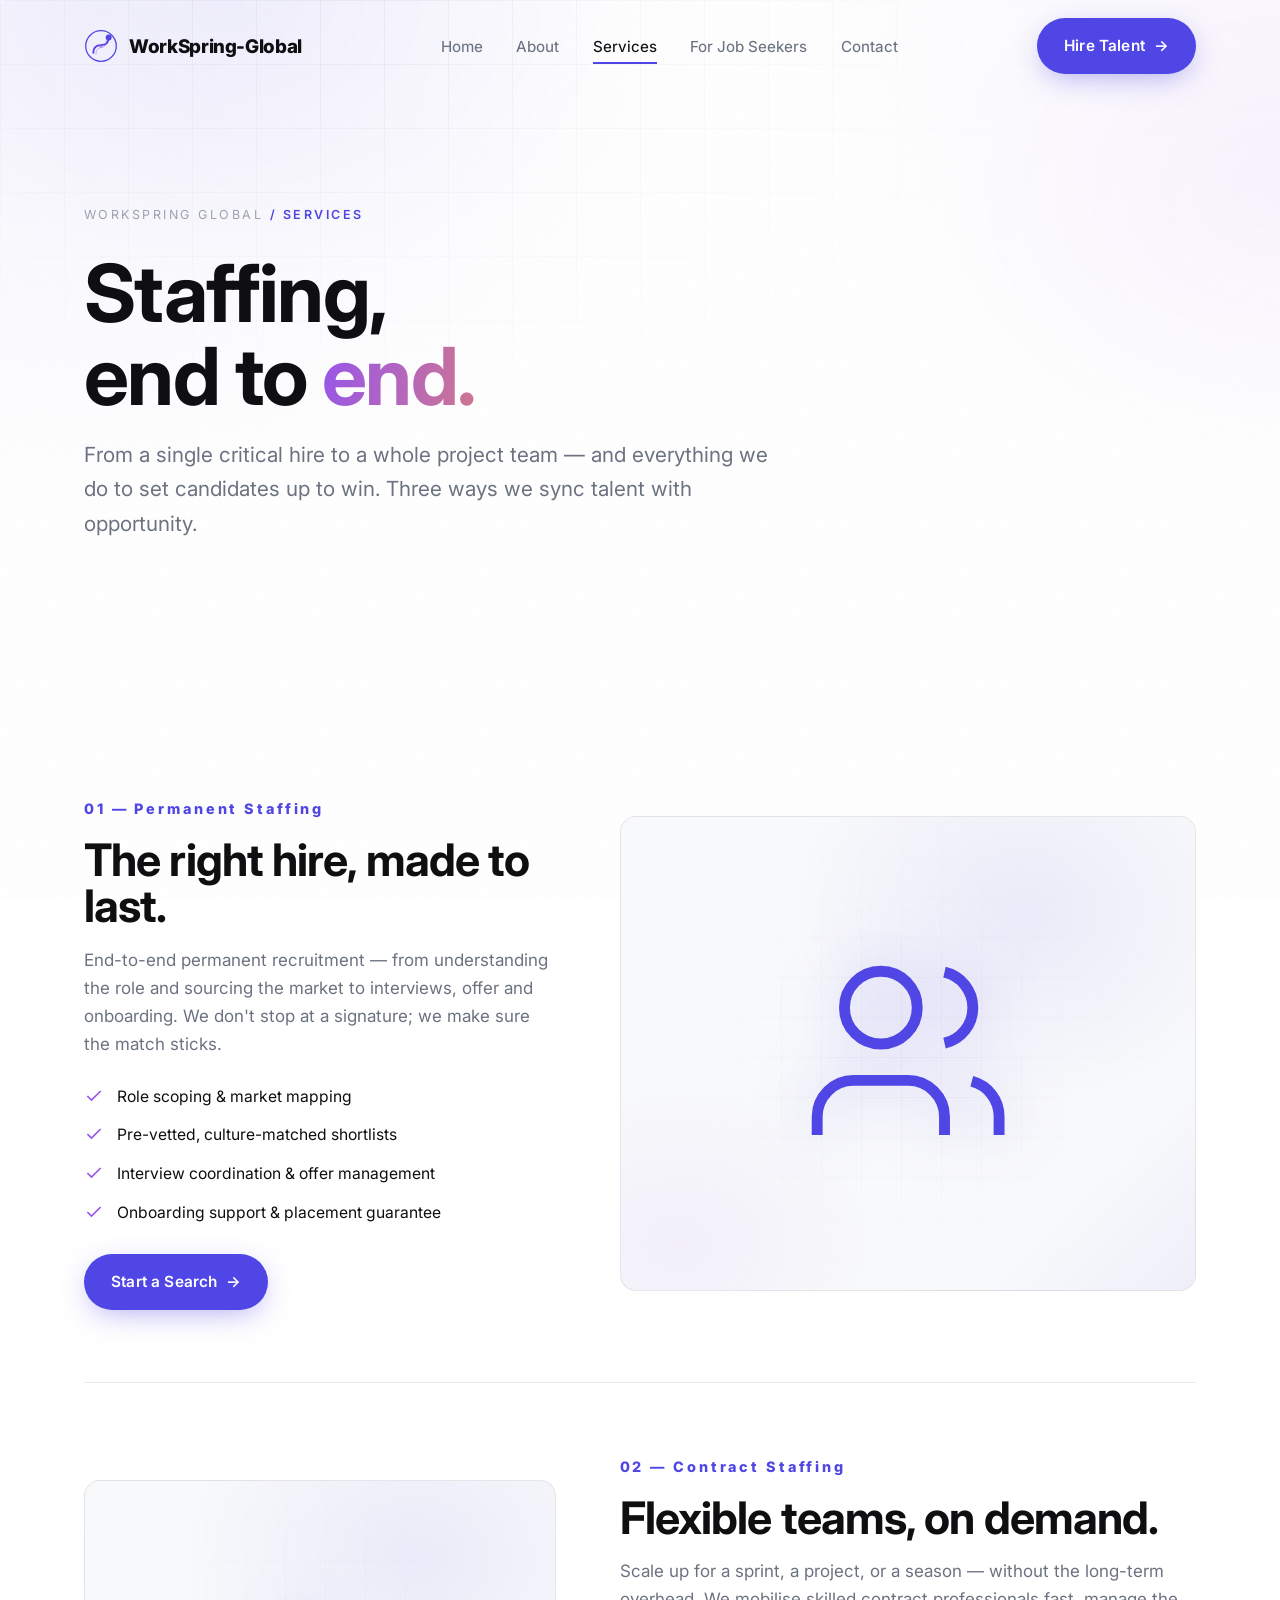
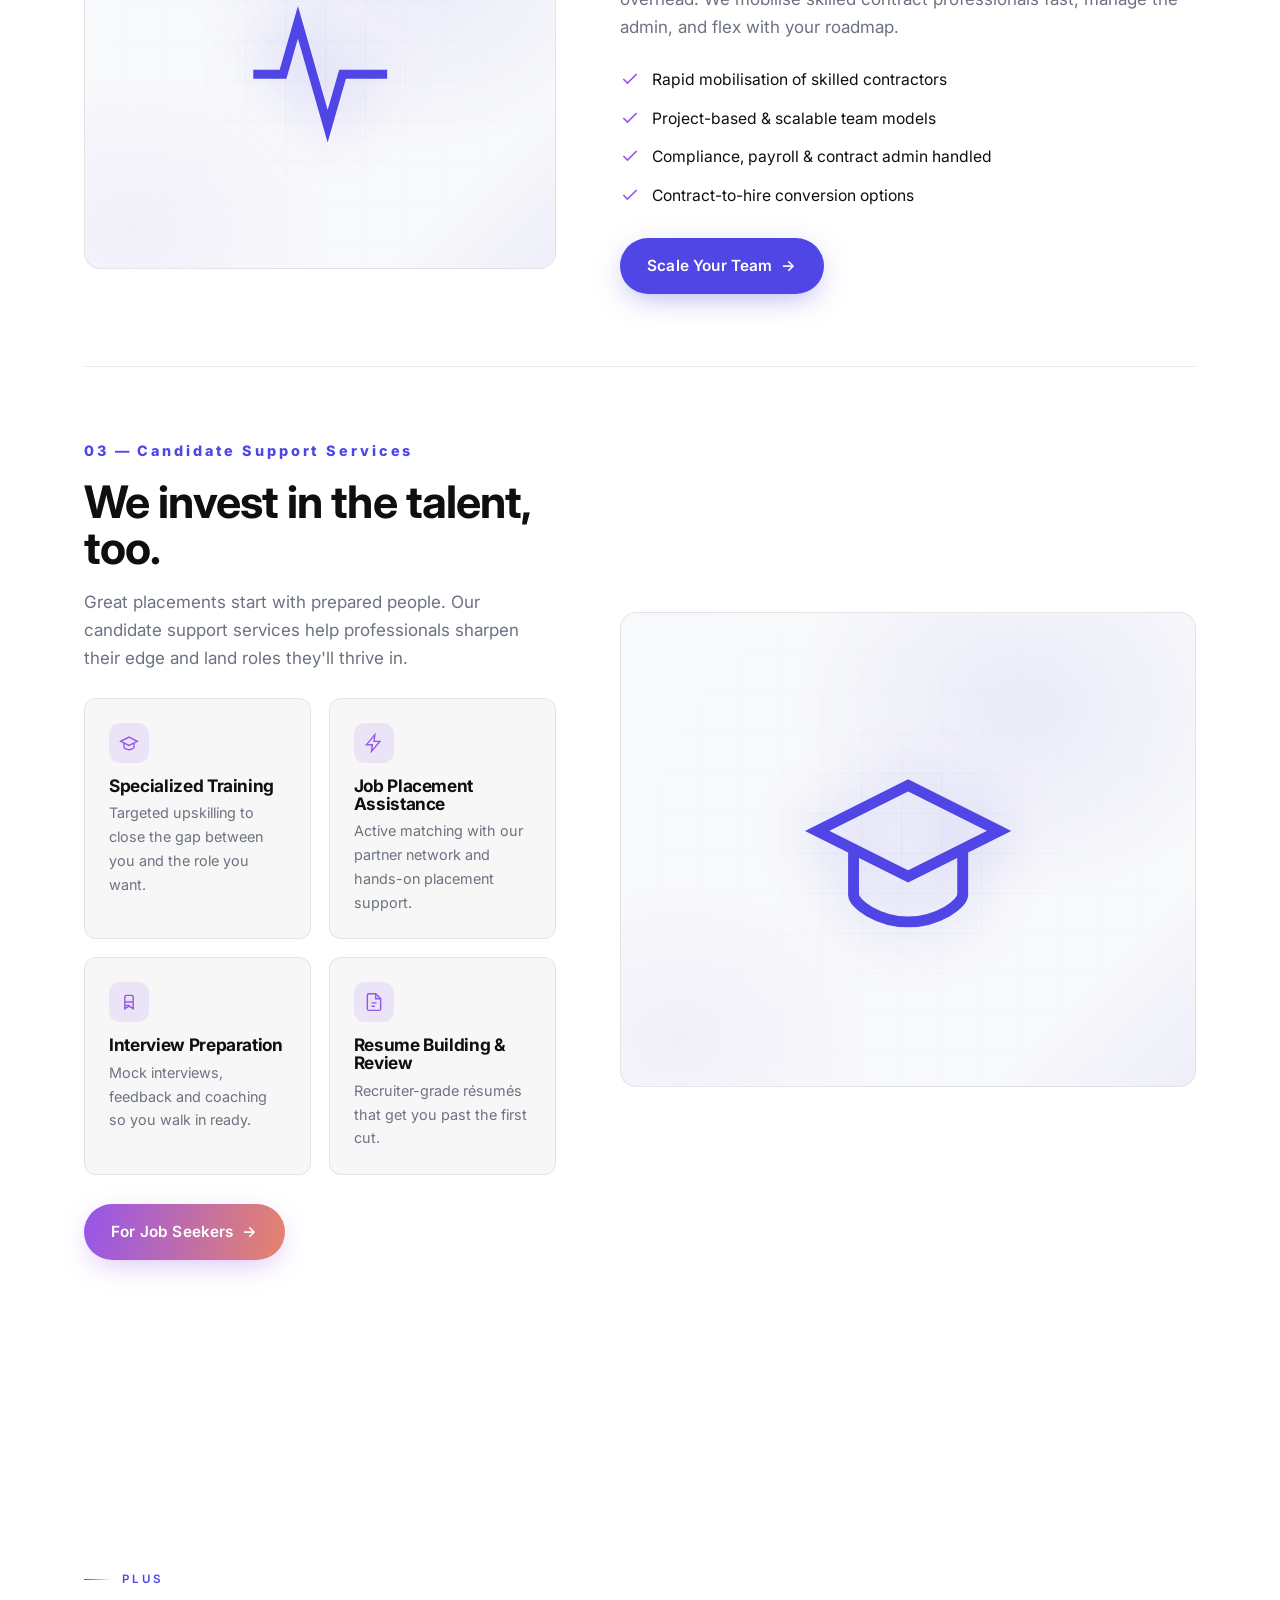
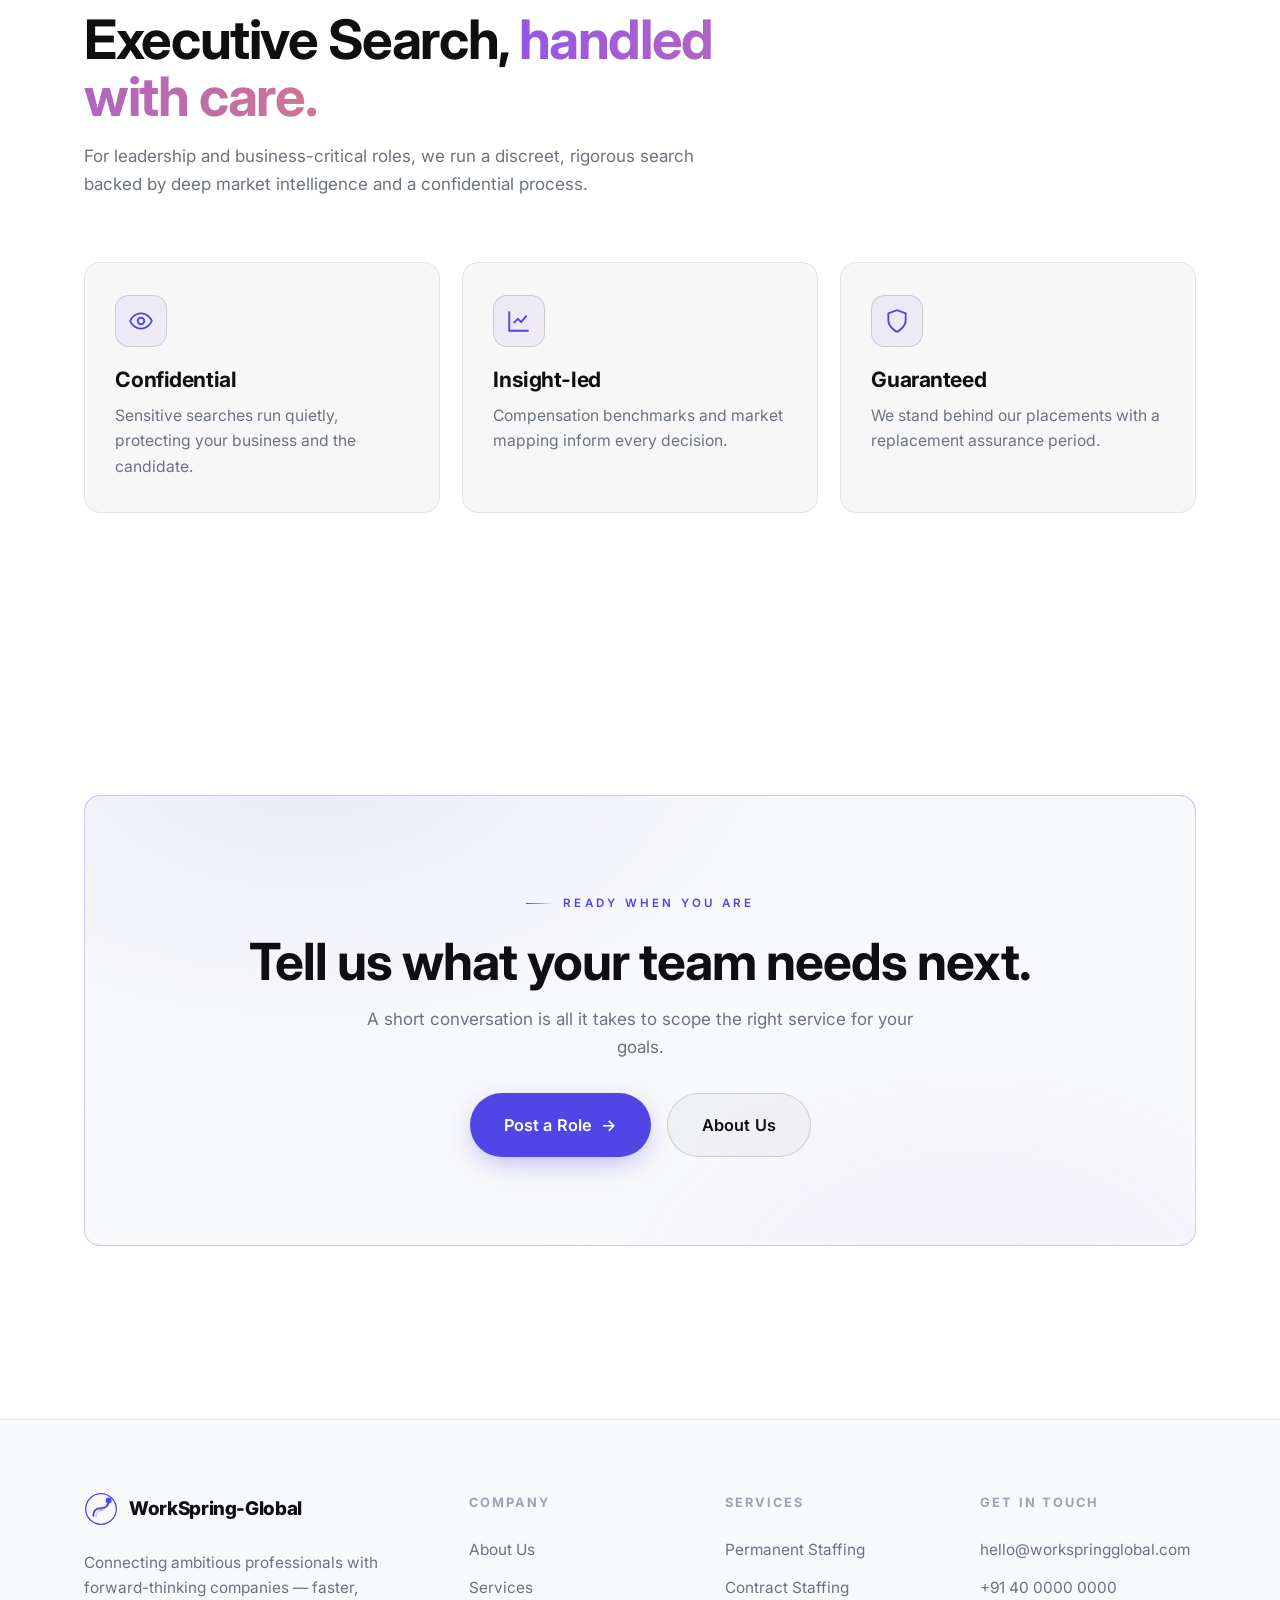
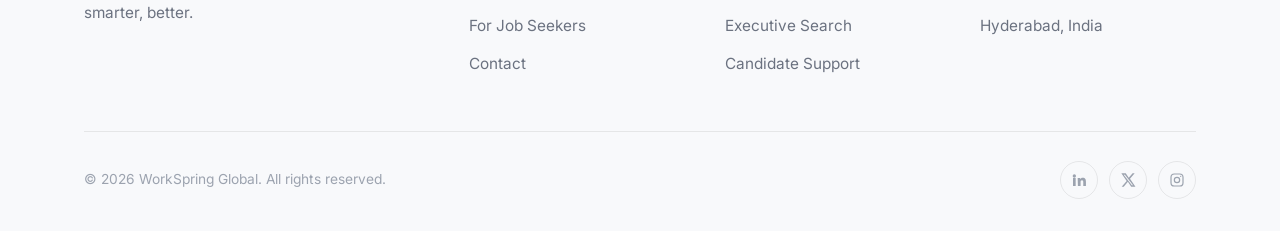
<file: services.html>
<!DOCTYPE html>
<html lang="en">
<head>
  <meta charset="UTF-8" />
  <meta name="viewport" content="width=device-width, initial-scale=1.0" />
  <title>Services — WorkSpring Global</title>
  <meta name="description" content="Permanent staffing, contract staffing, executive search and global candidate support services from WorkSpring Global." />
  <link rel="preconnect" href="https://fonts.googleapis.com" />
  <link rel="preconnect" href="https://fonts.gstatic.com" crossorigin />
  <link href="https://fonts.googleapis.com/css2?family=Inter:wght@300;400;500;600;700;800&display=swap" rel="stylesheet" />
  <link rel="stylesheet" href="css/styles.css?v=3" />
  <link rel="icon" href="data:image/svg+xml,%3Csvg xmlns='http://www.w3.org/2000/svg' viewBox='0 0 32 32'%3E%3Ccircle cx='16' cy='16' r='14' fill='none' stroke='%234F46E5' stroke-width='2'/%3E%3Cpath d='M9 24 Q9 16 16 16 Q23 16 23 8' stroke='%234F46E5' stroke-width='2.2' fill='none' stroke-linecap='round'/%3E%3Ccircle cx='23' cy='8' r='3' fill='%239655EB'/%3E%3C/svg%3E" />
</head>
<body>
  <div class="scroll-progress" aria-hidden="true"></div>

  <header class="nav">
    <div class="wrap nav__inner">
      <a class="brand" href="index.html" aria-label="WorkSpring Global – Spring Into Your Next Hire"><span class="brand__mark" aria-hidden="true"><svg viewBox="0 0 40 40" fill="none"><circle cx="20" cy="20" r="18" stroke="url(#g1)" stroke-width="1.5"/><path d="M11 28 Q11 19 20 19 Q29 19 29 10" stroke="#4F46E5" stroke-width="2.2" fill="none" stroke-linecap="round"/><path d="M14 30 Q14 22 20 22 Q26 22 26 14" stroke="#9655EB" stroke-width="1" fill="none" stroke-linecap="round" opacity="0.5"/><circle cx="29" cy="10" r="3.5" fill="#4F46E5"/><circle cx="20" cy="20" r="1.8" fill="#9655EB" opacity="0.8"/><defs><linearGradient id="g1" x1="0" y1="0" x2="40" y2="40"><stop stop-color="#4F46E5"/><stop offset="1" stop-color="#9655EB"/></linearGradient></defs></svg></span><span class="brand__text">WorkSpring-Global</span></a>
      <nav class="nav__links" aria-label="Primary">
        <a class="nav__link" href="index.html">Home</a><a class="nav__link" href="about.html">About</a><a class="nav__link" href="services.html">Services</a><a class="nav__link" href="job-seekers.html">For Job Seekers</a><a class="nav__link" href="contact.html">Contact</a>
      </nav>
      <a class="btn btn--primary nav__cta" href="contact.html" data-magnetic>Hire Talent <span class="arrow">→</span></a>
      <button class="nav__burger" aria-label="Open menu" aria-expanded="false" aria-controls="mobile-nav"><span></span><span></span><span></span></button>
    </div>
  </header>
  <nav class="nav__overlay" id="mobile-nav" aria-label="Mobile">
    <a href="index.html">Home</a><a href="about.html">About</a><a href="services.html">Services</a><a href="job-seekers.html">For Job Seekers</a><a href="contact.html">Contact</a>
    <a class="btn btn--primary" href="contact.html">Hire Talent <span class="arrow">→</span></a>
  </nav>

  <main>
    <!-- PAGE HERO -->
    <section class="page-hero">
      <div class="page-hero__grid-deco" aria-hidden="true"></div>
      <div class="wrap">
        <p class="crumb reveal">WorkSpring Global <b>/ Services</b></p>
        <h1 class="reveal" data-delay="1">Staffing,<br>end to <span class="text-grad">end.</span></h1>
        <p class="lead reveal" data-delay="2">
          From a single critical hire to a whole project team — and everything we do
          to set candidates up to win. Three ways we sync talent with opportunity.
        </p>
      </div>
    </section>

    <!-- SERVICE BLOCKS -->
    <section class="section section--tight">
      <div class="wrap">

        <!-- 1. Permanent -->
        <article class="service-block reveal" style="border-top:none;">
          <div>
            <div class="service-block__index">01 — Permanent Staffing</div>
            <h3>The right hire, made to last.</h3>
            <p>End-to-end permanent recruitment — from understanding the role and sourcing the market to interviews, offer and onboarding. We don't stop at a signature; we make sure the match sticks.</p>
            <ul class="benefits">
              <li><svg viewBox="0 0 24 24" fill="none" stroke="currentColor" stroke-width="2"><path d="M20 6L9 17l-5-5"/></svg> Role scoping &amp; market mapping</li>
              <li><svg viewBox="0 0 24 24" fill="none" stroke="currentColor" stroke-width="2"><path d="M20 6L9 17l-5-5"/></svg> Pre-vetted, culture-matched shortlists</li>
              <li><svg viewBox="0 0 24 24" fill="none" stroke="currentColor" stroke-width="2"><path d="M20 6L9 17l-5-5"/></svg> Interview coordination &amp; offer management</li>
              <li><svg viewBox="0 0 24 24" fill="none" stroke="currentColor" stroke-width="2"><path d="M20 6L9 17l-5-5"/></svg> Onboarding support &amp; placement guarantee</li>
            </ul>
            <a class="btn btn--primary" href="contact.html" data-magnetic>Start a Search <span class="arrow">→</span></a>
          </div>
          <div class="service-block__media" aria-hidden="true">
            <svg viewBox="0 0 24 24" fill="none" stroke="currentColor" stroke-width="1.2"><path d="M16 21v-2a4 4 0 00-4-4H6a4 4 0 00-4 4v2"/><circle cx="9" cy="7" r="4"/><path d="M22 21v-2a4 4 0 00-3-3.9M16 3.1a4 4 0 010 7.8"/></svg>
          </div>
        </article>

        <!-- 2. Contract -->
        <article class="service-block reveal">
          <div>
            <div class="service-block__index">02 — Contract Staffing</div>
            <h3>Flexible teams, on demand.</h3>
            <p>Scale up for a sprint, a project, or a season — without the long-term overhead. We mobilise skilled contract professionals fast, manage the admin, and flex with your roadmap.</p>
            <ul class="benefits">
              <li><svg viewBox="0 0 24 24" fill="none" stroke="currentColor" stroke-width="2"><path d="M20 6L9 17l-5-5"/></svg> Rapid mobilisation of skilled contractors</li>
              <li><svg viewBox="0 0 24 24" fill="none" stroke="currentColor" stroke-width="2"><path d="M20 6L9 17l-5-5"/></svg> Project-based &amp; scalable team models</li>
              <li><svg viewBox="0 0 24 24" fill="none" stroke="currentColor" stroke-width="2"><path d="M20 6L9 17l-5-5"/></svg> Compliance, payroll &amp; contract admin handled</li>
              <li><svg viewBox="0 0 24 24" fill="none" stroke="currentColor" stroke-width="2"><path d="M20 6L9 17l-5-5"/></svg> Contract-to-hire conversion options</li>
            </ul>
            <a class="btn btn--primary" href="contact.html" data-magnetic>Scale Your Team <span class="arrow">→</span></a>
          </div>
          <div class="service-block__media" aria-hidden="true">
            <svg viewBox="0 0 24 24" fill="none" stroke="currentColor" stroke-width="1.2"><path d="M3 12h4l2-7 4 14 2-7h6"/></svg>
          </div>
        </article>

        <!-- 3. Candidate Support -->
        <article class="service-block reveal">
          <div>
            <div class="service-block__index">03 — Candidate Support Services</div>
            <h3>We invest in the talent, too.</h3>
            <p>Great placements start with prepared people. Our candidate support services help professionals sharpen their edge and land roles they'll thrive in.</p>
            <div class="subservices">
              <div class="subservice"><div class="si"><svg viewBox="0 0 24 24" fill="none" stroke="currentColor" stroke-width="1.7"><path d="M22 10L12 5 2 10l10 5 10-5zM6 12v5c0 1 2.7 3 6 3s6-2 6-3v-5"/></svg></div><h4>Specialized Training</h4><p>Targeted upskilling to close the gap between you and the role you want.</p></div>
              <div class="subservice"><div class="si"><svg viewBox="0 0 24 24" fill="none" stroke="currentColor" stroke-width="1.7"><path d="M13 2L3 14h7l-1 8 10-12h-7z"/></svg></div><h4>Job Placement Assistance</h4><p>Active matching with our partner network and hands-on placement support.</p></div>
              <div class="subservice"><div class="si"><svg viewBox="0 0 24 24" fill="none" stroke="currentColor" stroke-width="1.7"><path d="M8 12h8M8 16h5M9 4h6a2 2 0 012 2v14l-5-3-5 3V6a2 2 0 012-2z"/></svg></div><h4>Interview Preparation</h4><p>Mock interviews, feedback and coaching so you walk in ready.</p></div>
              <div class="subservice"><div class="si"><svg viewBox="0 0 24 24" fill="none" stroke="currentColor" stroke-width="1.7"><path d="M14 2H6a2 2 0 00-2 2v16a2 2 0 002 2h12a2 2 0 002-2V8z"/><path d="M14 2v6h6M9 13h6M9 17h4"/></svg></div><h4>Resume Building &amp; Review</h4><p>Recruiter-grade résumés that get you past the first cut.</p></div>
            </div>
            <a class="btn btn--green" href="job-seekers.html" style="margin-top:1.8rem;" data-magnetic>For Job Seekers <span class="arrow">→</span></a>
          </div>
          <div class="service-block__media" aria-hidden="true">
            <svg viewBox="0 0 24 24" fill="none" stroke="currentColor" stroke-width="1.2"><path d="M22 10L12 5 2 10l10 5 10-5zM6 12v5c0 1 2.7 3 6 3s6-2 6-3v-5"/></svg>
          </div>
        </article>

      </div>
    </section>

    <!-- EXTRA: Executive Search highlight -->
    <section class="section">
      <div class="wrap">
        <div class="section-head reveal">
          <span class="eyebrow">Plus</span>
          <h2 class="h-section">Executive Search, <span class="text-grad">handled with care.</span></h2>
          <p>For leadership and business-critical roles, we run a discreet, rigorous search backed by deep market intelligence and a confidential process.</p>
        </div>
        <div class="cards">
          <article class="card reveal" data-delay="1"><div class="card__icon"><svg viewBox="0 0 24 24" fill="none" stroke="currentColor" stroke-width="1.7"><path d="M2 12s3-7 10-7 10 7 10 7-3 7-10 7-10-7-10-7z"/><circle cx="12" cy="12" r="3"/></svg></div><h3>Confidential</h3><p>Sensitive searches run quietly, protecting your business and the candidate.</p></article>
          <article class="card reveal" data-delay="2"><div class="card__icon"><svg viewBox="0 0 24 24" fill="none" stroke="currentColor" stroke-width="1.7"><path d="M3 3v18h18"/><path d="M7 14l4-4 3 3 5-6"/></svg></div><h3>Insight-led</h3><p>Compensation benchmarks and market mapping inform every decision.</p></article>
          <article class="card reveal" data-delay="3"><div class="card__icon"><svg viewBox="0 0 24 24" fill="none" stroke="currentColor" stroke-width="1.7"><path d="M12 22s8-4 8-11V5l-8-3-8 3v6c0 7 8 11 8 11z"/></svg></div><h3>Guaranteed</h3><p>We stand behind our placements with a replacement assurance period.</p></article>
        </div>
      </div>
    </section>

    <!-- CTA -->
    <section class="section">
      <div class="wrap">
        <div class="cta-banner reveal">
          <span class="eyebrow" style="justify-content:center;">Ready when you are</span>
          <h2>Tell us what your team needs next.</h2>
          <p>A short conversation is all it takes to scope the right service for your goals.</p>
          <div class="group">
            <a class="btn btn--primary btn--lg" href="contact.html" data-magnetic>Post a Role <span class="arrow">→</span></a>
            <a class="btn btn--ghost btn--lg" href="about.html">About Us</a>
          </div>
        </div>
      </div>
    </section>
  </main>

  <footer class="footer">
    <div class="wrap">
      <div class="footer__grid">
        <div class="footer__brand">
          <a class="brand" href="index.html"><span class="brand__mark" aria-hidden="true"><svg viewBox="0 0 40 40" fill="none"><circle cx="20" cy="20" r="18" stroke="url(#g2)" stroke-width="1.5"/><path d="M11 28 Q11 19 20 19 Q29 19 29 10" stroke="#4F46E5" stroke-width="2.2" fill="none" stroke-linecap="round"/><path d="M14 30 Q14 22 20 22 Q26 22 26 14" stroke="#9655EB" stroke-width="1" fill="none" stroke-linecap="round" opacity="0.5"/><circle cx="29" cy="10" r="3.5" fill="#4F46E5"/><circle cx="20" cy="20" r="1.8" fill="#9655EB" opacity="0.8"/><defs><linearGradient id="g2" x1="0" y1="0" x2="40" y2="40"><stop stop-color="#4F46E5"/><stop offset="1" stop-color="#9655EB"/></linearGradient></defs></svg></span><span class="brand__text">WorkSpring-Global</span></a>
          <p>Connecting ambitious professionals with forward-thinking companies — faster, smarter, better.</p>
        </div>
        <div class="footer__col"><h5>Company</h5><a href="about.html">About Us</a><a href="services.html">Services</a><a href="job-seekers.html">For Job Seekers</a><a href="contact.html">Contact</a></div>
        <div class="footer__col"><h5>Services</h5><a href="services.html">Permanent Staffing</a><a href="services.html">Contract Staffing</a><a href="services.html">Executive Search</a><a href="services.html">Candidate Support</a></div>
        <div class="footer__col"><h5>Get in touch</h5><a href="mailto:hello@workspringglobal.com">hello@workspringglobal.com</a><a href="tel:+914000000000">+91 40 0000 0000</a><a href="contact.html">Hyderabad, India</a></div>
      </div>
      <div class="footer__bottom">
        <span>© <span id="year">2026</span> WorkSpring Global. All rights reserved.</span>
        <div class="footer__social">
          <a href="#" aria-label="LinkedIn"><svg viewBox="0 0 24 24" fill="currentColor"><path d="M4.98 3.5A2.5 2.5 0 002.5 6a2.5 2.5 0 005 0 2.5 2.5 0 00-2.52-2.5zM3 8.98h4v12H3zM10 8.98h3.8v1.64h.05c.53-1 1.83-2.06 3.77-2.06 4.03 0 4.78 2.65 4.78 6.1v6.32h-4v-5.6c0-1.34-.02-3.06-1.87-3.06-1.87 0-2.16 1.46-2.16 2.96v5.7h-4z"/></svg></a>
          <a href="#" aria-label="Twitter"><svg viewBox="0 0 24 24" fill="currentColor"><path d="M18.9 2H22l-7 8 8.2 12h-6.4l-5-7.3L5.6 22H2.5l7.5-8.6L2 2h6.6l4.5 6.7zM17.8 20h1.7L7.3 4H5.5z"/></svg></a>
          <a href="#" aria-label="Instagram"><svg viewBox="0 0 24 24" fill="none" stroke="currentColor" stroke-width="1.8"><rect x="3" y="3" width="18" height="18" rx="5"/><circle cx="12" cy="12" r="4"/><circle cx="17.5" cy="6.5" r="1" fill="currentColor" stroke="none"/></svg></a>
        </div>
      </div>
    </div>
  </footer>

  <script src="js/main.js" defer></script>
</body>
</html>
</file>
<file: css/styles.css>
/* ============================================================
   WORKSPRING-GLOBAL — Global Stylesheet
   Mercor-inspired: deep navy · indigo · purple · orange
   Font: Inter (all weights)
   ============================================================ */

/* ---------- Tokens ---------- */
:root {
  /* Backgrounds — Mercor light theme */
  --bg:            #ffffff;
  --bg-2:          #f8f9fb;
  --surface:       rgba(0, 0, 0, 0.03);
  --surface-2:     rgba(0, 0, 0, 0.055);
  --line:          rgba(0, 0, 0, 0.08);
  --line-strong:   rgba(0, 0, 0, 0.14);

  /* Text */
  --text:          #0f0f12;
  --text-dim:      #6b7280;
  --text-faint:    #9ca3af;

  /* Brand palette — Mercor-inspired */
  --indigo:        #4F46E5;
  --indigo-deep:   #3730A3;
  --blue-violet:   #8274FF;
  --purple:        #9655EB;
  --orange:        #E6836C;
  --peach:         #FBC682;

  /* Aliases for backward-compat (used throughout stylesheet) */
  --cyan:          #4F46E5;
  --cyan-deep:     #3730A3;
  --green:         #8274FF;
  --green-deep:    #6D5FD5;

  /* Glows */
  --glow-cyan:     0 0 40px rgba(79, 70, 229, 0.32);
  --glow-green:    0 0 40px rgba(130, 116, 255, 0.26);

  --ease:          cubic-bezier(0.25, 0.46, 0.45, 0.94);
  --ease-out:      cubic-bezier(0.16, 1, 0.3, 1);

  --maxw:          1240px;
  --pad:           clamp(1.25rem, 5vw, 4rem);

  /* Inter everywhere — clean, modern, Mercor-like */
  --font-display:  'Inter', -apple-system, BlinkMacSystemFont, 'Segoe UI', sans-serif;
  --font-body:     'Inter', -apple-system, BlinkMacSystemFont, 'Segoe UI', sans-serif;

  /* Tighter, premium radii */
  --r-sm: 8px;
  --r-md: 12px;
  --r-lg: 16px;
}

/* ---------- Reset ---------- */
*, *::before, *::after { box-sizing: border-box; margin: 0; padding: 0; }

html { scroll-behavior: smooth; -webkit-text-size-adjust: 100%; overflow-x: hidden; }

body {
  font-family: var(--font-body);
  background: var(--bg);
  color: var(--text);
  line-height: 1.65;
  font-size: 1.0625rem;
  font-weight: 400;
  overflow-x: hidden;
  -webkit-font-smoothing: antialiased;
  text-rendering: optimizeLegibility;
}

/* atmospheric base layer — gradient mesh + noise */
body::before {
  content: "";
  position: fixed;
  inset: 0;
  z-index: -2;
  background:
    radial-gradient(70rem 55rem at 5% 0%, rgba(79, 70, 229, 0.05), transparent 60%),
    radial-gradient(60rem 50rem at 100% 5%, rgba(150, 85, 235, 0.04), transparent 55%),
    var(--bg);
}
body::after {
  content: "";
  position: fixed;
  inset: 0;
  z-index: -1;
  pointer-events: none;
  opacity: 0.035;
  background-image: url("data:image/svg+xml,%3Csvg xmlns='http://www.w3.org/2000/svg' width='160' height='160'%3E%3Cfilter id='n'%3E%3CfeTurbulence type='fractalNoise' baseFrequency='0.9' numOctaves='2' stitchTiles='stitch'/%3E%3C/filter%3E%3Crect width='100%25' height='100%25' filter='url(%23n)'/%3E%3C/svg%3E");
}

img { max-width: 100%; display: block; }
a { color: inherit; text-decoration: none; }
button { font-family: inherit; cursor: pointer; border: none; background: none; color: inherit; }
ul { list-style: none; }
::selection { background: var(--indigo); color: #ffffff; }

/* ---------- Layout helpers ---------- */
.wrap { width: 100%; max-width: var(--maxw); margin-inline: auto; padding-inline: var(--pad); }
.section { padding-block: clamp(4.5rem, 11vw, 9rem); position: relative; }
.section--tight { padding-block: clamp(3rem, 7vw, 5.5rem); }

.eyebrow {
  display: inline-flex;
  align-items: center;
  gap: 0.6rem;
  font-family: var(--font-body);
  font-size: 0.72rem;
  font-weight: 600;
  letter-spacing: 0.28em;
  text-transform: uppercase;
  color: var(--cyan);
  margin-bottom: 1.4rem;
}
.eyebrow::before {
  content: "";
  width: 28px;
  height: 1px;
  background: linear-gradient(90deg, var(--cyan), transparent);
}

h1, h2, h3, h4 { font-family: var(--font-display); font-weight: 700; line-height: 1.04; letter-spacing: -0.02em; }

.h-display {
  font-size: clamp(2.6rem, 8vw, 6rem);
  font-weight: 800;
}
.h-section {
  font-size: clamp(2rem, 4.6vw, 3.4rem);
  font-weight: 700;
  letter-spacing: -0.025em;
}
.lead { color: var(--text-dim); font-size: clamp(1.02rem, 1.6vw, 1.22rem); max-width: 54ch; }

.accent { color: var(--cyan); }
.accent-green { color: var(--green); }
.text-grad {
  background: linear-gradient(100deg, var(--purple), var(--orange) 140%);
  -webkit-background-clip: text;
  background-clip: text;
  color: transparent;
}

/* ---------- Buttons ---------- */
.btn {
  --b: var(--cyan);
  position: relative;
  display: inline-flex;
  align-items: center;
  gap: 0.55rem;
  padding: 0.95rem 1.7rem;
  border-radius: 999px;
  font-family: var(--font-body);
  font-weight: 600;
  font-size: 0.96rem;
  letter-spacing: 0.01em;
  transition: transform 0.4s var(--ease), box-shadow 0.4s var(--ease), background 0.4s var(--ease);
  will-change: transform;
}
.btn .arrow { transition: transform 0.4s var(--ease); }
.btn:hover .arrow { transform: translateX(4px); }

.btn--primary {
  background: var(--indigo);
  color: #ffffff;
  box-shadow: 0 8px 30px -8px rgba(79, 70, 229, 0.50);
}
.btn--primary:hover {
  background: var(--blue-violet);
  box-shadow: 0 12px 44px -8px rgba(130, 116, 255, 0.70), var(--glow-cyan);
}

.btn--green {
  background: linear-gradient(100deg, var(--purple), var(--orange));
  color: #ffffff;
  box-shadow: 0 8px 30px -8px rgba(150, 85, 235, 0.45);
}
.btn--green:hover { box-shadow: 0 12px 44px -8px rgba(150, 85, 235, 0.65), var(--glow-green); }

.btn--ghost {
  border: 1px solid rgba(0, 0, 0, 0.15);
  color: var(--text);
  background: rgba(0, 0, 0, 0.03);
  backdrop-filter: blur(6px);
}
.btn--ghost:hover { border-color: var(--indigo); color: var(--indigo); background: rgba(79, 70, 229, 0.06); }

.btn--lg { padding: 1.1rem 2.1rem; font-size: 1.02rem; }

/* ============================================================
   NAVIGATION
   ============================================================ */
.nav {
  position: fixed;
  inset: 0 0 auto 0;
  z-index: 100;
  transition: background 0.45s var(--ease), backdrop-filter 0.45s var(--ease), border-color 0.45s var(--ease), padding 0.45s var(--ease);
  border-bottom: 1px solid transparent;
  padding-block: 1.15rem;
}
.nav.scrolled {
  background: rgba(255, 255, 255, 0.92);
  backdrop-filter: blur(20px) saturate(160%);
  border-bottom-color: var(--line);
  padding-block: 0.7rem;
  box-shadow: 0 1px 24px rgba(0,0,0,0.06);
}
.nav__inner {
  display: flex;
  align-items: center;
  justify-content: space-between;
  gap: 1.5rem;
}
.brand { display: inline-flex; align-items: center; gap: 0.7rem; font-family: var(--font-display); font-weight: 800; font-size: 1.18rem; letter-spacing: -0.02em; }
.brand__mark {
  width: 34px; height: 34px;
  flex-shrink: 0;
}
.brand__mark svg { width: 100%; height: 100%; display: block; }
.brand b { color: var(--cyan); font-weight: 800; }

.nav__links { display: flex; align-items: center; gap: 2.1rem; }
.nav__link {
  position: relative;
  font-size: 0.95rem;
  font-weight: 450;
  color: var(--text-dim);
  transition: color 0.3s var(--ease);
  padding-block: 0.3rem;
}
.nav__link::after {
  content: "";
  position: absolute;
  left: 0; bottom: 0;
  width: 100%; height: 1.5px;
  background: var(--cyan);
  transform: scaleX(0);
  transform-origin: left;
  transition: transform 0.4s var(--ease);
}
.nav__link:hover { color: var(--text); }
.nav__link:hover::after,
.nav__link.active::after { transform: scaleX(1); }
.nav__link.active { color: var(--text); }

.nav__cta { display: inline-flex; align-items: center; }

.nav__burger {
  display: none;
  width: 44px; height: 44px;
  flex-direction: column;
  justify-content: center;
  align-items: center;
  gap: 6px;
  z-index: 120;
}
.nav__burger span {
  width: 24px; height: 2px;
  background: var(--text);
  border-radius: 2px;
  transition: transform 0.4s var(--ease), opacity 0.3s var(--ease);
}
.nav__burger.open span:nth-child(1) { transform: translateY(8px) rotate(45deg); }
.nav__burger.open span:nth-child(2) { opacity: 0; }
.nav__burger.open span:nth-child(3) { transform: translateY(-8px) rotate(-45deg); }

/* mobile overlay */
.nav__overlay {
  position: fixed;
  inset: 0;
  z-index: 110;
  background: rgba(255, 255, 255, 0.98);
  backdrop-filter: blur(20px);
  display: flex;
  flex-direction: column;
  justify-content: center;
  gap: 0.4rem;
  padding: var(--pad);
  opacity: 0;
  visibility: hidden;
  transform: translateY(-12px);
  transition: opacity 0.45s var(--ease), transform 0.45s var(--ease), visibility 0.45s;
}
.nav__overlay.open { opacity: 1; visibility: visible; transform: none; }
.nav__overlay a {
  font-family: var(--font-display);
  font-size: clamp(2rem, 9vw, 3.2rem);
  font-weight: 700;
  color: var(--text);
  padding-block: 0.5rem;
  border-bottom: 1px solid var(--line);
  opacity: 0;
  transform: translateX(-16px);
  transition: opacity 0.5s var(--ease), transform 0.5s var(--ease), color 0.3s;
}
.nav__overlay.open a { opacity: 1; transform: none; }
.nav__overlay.open a:nth-child(1) { transition-delay: 0.08s; }
.nav__overlay.open a:nth-child(2) { transition-delay: 0.14s; }
.nav__overlay.open a:nth-child(3) { transition-delay: 0.20s; }
.nav__overlay.open a:nth-child(4) { transition-delay: 0.26s; }
.nav__overlay.open a:nth-child(5) { transition-delay: 0.32s; }
.nav__overlay.open a:nth-child(6) { transition-delay: 0.38s; }
.nav__overlay a:hover { color: var(--cyan); }
.nav__overlay .btn { align-self: flex-start; margin-top: 1.2rem; }

/* ============================================================
   HERO
   ============================================================ */
.hero {
  position: relative;
  min-height: 100svh;
  display: flex;
  align-items: center;
  padding-top: 6rem;
  overflow: hidden;
}
#hero-canvas {
  position: absolute;
  inset: 0;
  z-index: 0;
  width: 100%;
  height: 100%;
}
.hero__veil {
  position: absolute;
  inset: 0;
  z-index: 1;
  pointer-events: none;
  background:
    radial-gradient(50rem 40rem at 10% 20%, rgba(79, 70, 229, 0.07), transparent 65%),
    radial-gradient(40rem 30rem at 90% 50%, rgba(150, 85, 235, 0.05), transparent 65%),
    linear-gradient(180deg, transparent 55%, var(--bg) 100%);
}
.hero__inner { position: relative; z-index: 2; width: 100%; }
.hero__grid {
  display: grid;
  grid-template-columns: minmax(0, 1.35fr) minmax(0, 0.65fr);
  gap: 3rem;
  align-items: center;
}

.hero h1 { margin-bottom: 1.8rem; }
.hero__line { display: block; }
.hero__cycler {
  display: inline-grid;
  vertical-align: bottom;
}
.hero__cycler .word {
  grid-area: 1 / 1;
  background: linear-gradient(100deg, var(--purple), var(--orange));
  -webkit-background-clip: text;
  background-clip: text;
  color: transparent;
  opacity: 0;
  transform: translateY(0.55em);
  clip-path: inset(0 0 100% 0);
  transition: opacity 0.6s var(--ease-out), transform 0.6s var(--ease-out), clip-path 0.6s var(--ease-out);
}
.hero__cycler .word.in  { opacity: 1; transform: none; clip-path: inset(-0.1em 0 -0.1em 0); }
.hero__cycler .word.out { opacity: 0; transform: translateY(-0.5em); clip-path: inset(100% 0 0 0); }

.hero__sub { margin: 0 0 2.4rem; font-size: clamp(1.05rem, 1.7vw, 1.28rem); color: var(--text-dim); max-width: 46ch; }
.hero__cta { display: flex; flex-wrap: wrap; gap: 1rem; }

.hero__aside {
  display: flex;
  flex-direction: column;
  gap: 1rem;
  padding-left: 1.5rem;
  border-left: 1px solid var(--line);
}
.hero__aside .stat-mini { }
.hero__aside .stat-mini b { font-family: var(--font-display); font-size: 2.1rem; font-weight: 800; color: var(--text); display: block; line-height: 1; }
.hero__aside .stat-mini span { font-size: 0.82rem; color: var(--text-faint); letter-spacing: 0.04em; }

/* scroll indicator */
.scroll-cue {
  position: absolute;
  left: 50%; bottom: 2rem;
  transform: translateX(-50%);
  z-index: 3;
  display: flex;
  flex-direction: column;
  align-items: center;
  gap: 0.6rem;
  color: var(--text-faint);
  font-size: 0.7rem;
  letter-spacing: 0.25em;
  text-transform: uppercase;
}
.scroll-cue__line {
  width: 1px; height: 46px;
  background: linear-gradient(var(--cyan), transparent);
  position: relative;
  overflow: hidden;
}
.scroll-cue__line::after {
  content: ""; position: absolute; top: 0; left: 0;
  width: 100%; height: 40%;
  background: var(--cyan);
  animation: scrollDot 2.2s var(--ease) infinite;
}
@keyframes scrollDot { 0% { transform: translateY(-120%); } 100% { transform: translateY(280%); } }

/* ============================================================
   STATS BAR
   ============================================================ */
.stats {
  border-block: 1px solid var(--line);
  background: linear-gradient(180deg, rgba(255,255,255,0.015), transparent);
}
.stats__grid {
  display: grid;
  grid-template-columns: repeat(4, 1fr);
  gap: 1px;
  background: var(--line);
  border-radius: var(--r-md);
  overflow: hidden;
}
.stat {
  background: var(--bg);
  padding: clamp(1.8rem, 3vw, 2.6rem) 1.5rem;
  text-align: center;
}
.stat__num {
  font-family: var(--font-display);
  font-weight: 800;
  font-size: clamp(2.2rem, 4.5vw, 3.4rem);
  line-height: 1;
  background: linear-gradient(160deg, var(--text), var(--indigo));
  -webkit-background-clip: text;
  background-clip: text;
  color: transparent;
}
.stat__label { margin-top: 0.7rem; color: var(--text-dim); font-size: 0.9rem; letter-spacing: 0.03em; }

/* ============================================================
   GENERIC SECTION HEADERS
   ============================================================ */
.section-head { max-width: 60ch; margin-bottom: clamp(2.4rem, 5vw, 4rem); }
.section-head.center { margin-inline: auto; text-align: center; }
.section-head.center .eyebrow::before { display: none; }
.section-head p { margin-top: 1.1rem; color: var(--text-dim); }

/* ============================================================
   MISSION / TWO-COLUMN
   ============================================================ */
.split {
  display: grid;
  grid-template-columns: 1fr 1fr;
  gap: clamp(2rem, 6vw, 5rem);
  align-items: center;
}
.mission__statement {
  font-family: var(--font-display);
  font-weight: 700;
  font-size: clamp(1.8rem, 3.6vw, 3rem);
  line-height: 1.12;
  letter-spacing: -0.02em;
}
.mission__statement .text-grad { display: inline; }
.mission__body { color: var(--text-dim); margin-top: 1.5rem; }

/* icon grid visual */
.icon-grid {
  display: grid;
  grid-template-columns: repeat(3, 1fr);
  gap: 1px;
  background: var(--line);
  border: 1px solid var(--line);
  border-radius: var(--r-lg);
  overflow: hidden;
  aspect-ratio: 1 / 0.92;
}
.icon-grid__cell {
  background: var(--bg-2);
  display: grid;
  place-items: center;
  position: relative;
  transition: background 0.4s var(--ease);
  color: var(--text-faint);
}
.icon-grid__cell svg { width: 34px; height: 34px; transition: transform 0.5s var(--ease), color 0.4s var(--ease); }
.icon-grid__cell:hover { background: rgba(79,70,229,0.05); color: var(--cyan); }
.icon-grid__cell:hover svg { transform: scale(1.15) rotate(-4deg); }
.icon-grid__cell--accent { background: linear-gradient(135deg, rgba(79,70,229,0.06), rgba(150,85,235,0.06)); color: var(--cyan); }

/* ============================================================
   FEATURE / DIFFERENTIATOR CARDS
   ============================================================ */
.cards {
  display: grid;
  grid-template-columns: repeat(auto-fit, minmax(250px, 1fr));
  gap: 1.4rem;
}
.card {
  position: relative;
  padding: 2rem 1.9rem;
  border: 1px solid var(--line);
  border-radius: var(--r-lg);
  background: var(--surface);
  overflow: hidden;
  transition: transform 0.5s var(--ease), border-color 0.5s var(--ease), background 0.5s var(--ease);
}
.card::before {
  content: "";
  position: absolute;
  inset: 0;
  background: radial-gradient(20rem 16rem at var(--mx, 50%) var(--my, 0%), rgba(79,70,229,0.10), transparent 70%);
  opacity: 0;
  transition: opacity 0.5s var(--ease);
  pointer-events: none;
}
.card:hover { transform: translateY(-6px); border-color: var(--line-strong); background: var(--surface-2); }
.card:hover::before { opacity: 1; }
.card__icon {
  width: 52px; height: 52px;
  display: grid; place-items: center;
  border-radius: 14px;
  background: linear-gradient(135deg, rgba(79,70,229,0.08), rgba(150,85,235,0.08));
  border: 1px solid var(--line-strong);
  color: var(--cyan);
  margin-bottom: 1.4rem;
}
.card__icon svg { width: 26px; height: 26px; }
.card h3 { font-size: 1.32rem; margin-bottom: 0.7rem; }
.card p { color: var(--text-dim); font-size: 0.98rem; }
.card__num {
  position: absolute;
  top: 1.3rem; right: 1.5rem;
  font-family: var(--font-display);
  font-weight: 800;
  font-size: 1rem;
  color: var(--text-faint);
  opacity: 0.5;
}

/* ============================================================
   DUAL CTA SPLIT (diagonal)
   ============================================================ */
.dual {
  position: relative;
  display: grid;
  grid-template-columns: 1fr 1fr;
  min-height: 460px;
  isolation: isolate;
  border-block: 1px solid var(--line);
}
.dual__half {
  padding: clamp(3rem, 6vw, 5rem) clamp(2rem, 5vw, 4.5rem);
  display: flex;
  flex-direction: column;
  justify-content: center;
  position: relative;
  overflow: hidden;
}
.dual__half--employer {
  background:
    radial-gradient(30rem 24rem at 0% 0%, rgba(79,70,229,0.06), transparent 65%),
    var(--bg-2);
  clip-path: polygon(0 0, 100% 0, calc(100% - 80px) 100%, 0 100%);
  padding-right: clamp(3rem, 6vw, 6rem);
}
.dual__half--candidate {
  background:
    radial-gradient(30rem 24rem at 100% 100%, rgba(150,85,235,0.06), transparent 65%),
    var(--bg);
  clip-path: polygon(80px 0, 100% 0, 100% 100%, 0 100%);
  margin-left: -80px;
  padding-left: clamp(3rem, 6vw, 6rem);
  text-align: right;
  align-items: flex-end;
}
.dual__tag { font-size: 0.74rem; letter-spacing: 0.26em; text-transform: uppercase; color: var(--text-faint); margin-bottom: 1rem; }
.dual__half h3 { font-size: clamp(1.7rem, 3.4vw, 2.6rem); margin-bottom: 0.8rem; }
.dual__half p { color: var(--text-dim); max-width: 32ch; margin-bottom: 1.8rem; }
.dual__half--candidate p { margin-left: auto; }

/* ============================================================
   PAGE HERO (interior pages)
   ============================================================ */
.page-hero {
  position: relative;
  padding-top: clamp(9rem, 16vw, 13rem);
  padding-bottom: clamp(3rem, 8vw, 6rem);
  overflow: hidden;
}
.page-hero::before {
  content: "";
  position: absolute;
  inset: 0;
  z-index: -1;
  background:
    radial-gradient(40rem 30rem at 18% 0%, rgba(79,70,229,0.05), transparent 60%),
    radial-gradient(36rem 28rem at 100% 30%, rgba(150,85,235,0.04), transparent 60%);
}
.page-hero__grid-deco {
  position: absolute;
  inset: 0;
  z-index: -1;
  opacity: 0.5;
  background-image:
    linear-gradient(var(--line) 1px, transparent 1px),
    linear-gradient(90deg, var(--line) 1px, transparent 1px);
  background-size: 64px 64px;
  -webkit-mask-image: radial-gradient(60rem 40rem at 30% 0%, #000, transparent 75%);
  mask-image: radial-gradient(60rem 40rem at 30% 0%, #000, transparent 75%);
}
.page-hero h1 { font-size: clamp(2.6rem, 7vw, 5rem); margin-bottom: 1.3rem; }
.page-hero .lead { font-size: clamp(1.05rem, 1.8vw, 1.3rem); }

/* breadcrumb-ish */
.crumb { font-size: 0.78rem; letter-spacing: 0.2em; text-transform: uppercase; color: var(--text-faint); margin-bottom: 1.6rem; }
.crumb b { color: var(--cyan); font-weight: 600; }

/* ============================================================
   VALUES / EXPERTISE
   ============================================================ */
.expertise {
  display: grid;
  grid-template-columns: repeat(auto-fit, minmax(220px, 1fr));
  gap: 1.2rem;
}
.expertise__item {
  padding: 1.8rem;
  border: 1px solid var(--line);
  border-radius: var(--r-md);
  background: var(--surface);
  transition: border-color 0.4s var(--ease), transform 0.4s var(--ease);
}
.expertise__item:hover { border-color: var(--cyan); transform: translateY(-4px); }
.expertise__item .k { font-family: var(--font-display); font-weight: 800; color: var(--cyan); font-size: 0.95rem; letter-spacing: 0.1em; }
.expertise__item h4 { font-size: 1.2rem; margin: 0.8rem 0 0.5rem; }
.expertise__item p { color: var(--text-dim); font-size: 0.94rem; }

/* ============================================================
   TIMELINE
   ============================================================ */
.timeline { position: relative; display: grid; gap: 0; }
.timeline::before {
  content: "";
  position: absolute;
  left: 11px; top: 6px; bottom: 6px;
  width: 1px;
  background: linear-gradient(var(--cyan), var(--green), transparent);
}
.tl-item {
  position: relative;
  padding: 0 0 2.6rem 3rem;
}
.tl-item:last-child { padding-bottom: 0; }
.tl-item::before {
  content: "";
  position: absolute;
  left: 4px; top: 4px;
  width: 16px; height: 16px;
  border-radius: 50%;
  background: var(--bg);
  border: 2px solid var(--cyan);
  box-shadow: var(--glow-cyan);
}
.tl-item .yr { font-family: var(--font-display); font-weight: 800; font-size: 1.4rem; color: var(--cyan); }
.tl-item h4 { font-size: 1.18rem; margin: 0.3rem 0 0.4rem; }
.tl-item p { color: var(--text-dim); font-size: 0.96rem; max-width: 52ch; }

/* ============================================================
   SERVICES (large detail blocks)
   ============================================================ */
.service-block {
  display: grid;
  grid-template-columns: 0.9fr 1.1fr;
  gap: clamp(2rem, 5vw, 4.5rem);
  align-items: center;
  padding-block: clamp(2.5rem, 6vw, 4.5rem);
  border-top: 1px solid var(--line);
}
.service-block:nth-child(even) .service-block__media { order: -1; }
.service-block__index {
  font-family: var(--font-display);
  font-weight: 800;
  font-size: 0.9rem;
  letter-spacing: 0.2em;
  color: var(--cyan);
  margin-bottom: 1rem;
}
.service-block h3 { font-size: clamp(1.8rem, 3.6vw, 2.8rem); margin-bottom: 1rem; }
.service-block > div > p { color: var(--text-dim); margin-bottom: 1.6rem; }
.benefits { display: grid; gap: 0.8rem; margin-bottom: 1.8rem; }
.benefits li { display: flex; align-items: flex-start; gap: 0.8rem; color: var(--text); font-size: 0.98rem; }
.benefits li svg { width: 20px; height: 20px; flex-shrink: 0; color: var(--purple); margin-top: 2px; }

.service-block__media {
  aspect-ratio: 4 / 3.3;
  border-radius: var(--r-lg);
  border: 1px solid var(--line);
  background:
    radial-gradient(24rem 20rem at 70% 20%, rgba(79,70,229,0.08), transparent 60%),
    radial-gradient(20rem 16rem at 10% 90%, rgba(150,85,235,0.06), transparent 60%),
    var(--bg-2);
  position: relative;
  overflow: hidden;
  display: grid;
  place-items: center;
}
.service-block__media::before {
  content: "";
  position: absolute; inset: 0;
  background-image: linear-gradient(var(--line) 1px, transparent 1px), linear-gradient(90deg, var(--line) 1px, transparent 1px);
  background-size: 40px 40px;
  opacity: 0.4;
  -webkit-mask-image: radial-gradient(circle at center, #000, transparent 78%);
  mask-image: radial-gradient(circle at center, #000, transparent 78%);
}
.service-block__media svg { width: 38%; height: auto; color: var(--cyan); position: relative; z-index: 1; filter: drop-shadow(0 0 30px rgba(79,70,229,0.35)); }

/* sub-services chips */
.subservices { display: grid; grid-template-columns: repeat(auto-fit, minmax(220px, 1fr)); gap: 1.1rem; margin-top: 1.5rem; }
.subservice {
  padding: 1.5rem;
  border: 1px solid var(--line);
  border-radius: var(--r-md);
  background: var(--surface);
  transition: border-color 0.4s var(--ease), background 0.4s var(--ease);
}
.subservice:hover { border-color: var(--purple); background: rgba(150,85,235,0.06); }
.subservice .si { width: 40px; height: 40px; display: grid; place-items: center; border-radius: 11px; background: rgba(150,85,235,0.12); color: var(--purple); margin-bottom: 0.9rem; }
.subservice .si svg { width: 20px; height: 20px; }
.subservice h4 { font-size: 1.08rem; margin-bottom: 0.4rem; }
.subservice p { color: var(--text-dim); font-size: 0.9rem; }

/* ============================================================
   STEPPER (job seekers)
   ============================================================ */
.stepper { display: grid; grid-template-columns: repeat(4, 1fr); gap: 1.2rem; counter-reset: step; }
.step {
  position: relative;
  padding: 2rem 1.6rem;
  border: 1px solid var(--line);
  border-radius: var(--r-lg);
  background: var(--surface);
  transition: transform 0.45s var(--ease), border-color 0.45s var(--ease);
}
.step:hover { transform: translateY(-6px); border-color: var(--cyan); }
.step__n {
  font-family: var(--font-display);
  font-weight: 800;
  font-size: 2.6rem;
  line-height: 1;
  color: transparent;
  -webkit-text-stroke: 1.5px var(--cyan);
  margin-bottom: 1rem;
}
.step h4 { font-size: 1.22rem; margin-bottom: 0.5rem; }
.step p { color: var(--text-dim); font-size: 0.94rem; }
.step__arrow {
  position: absolute;
  right: -0.85rem; top: 50%;
  transform: translateY(-50%);
  color: var(--text-faint);
  z-index: 2;
}
.step:last-child .step__arrow { display: none; }

/* job search placeholder */
.jobsearch {
  border: 1px solid var(--line);
  border-radius: var(--r-lg);
  background: var(--surface);
  padding: clamp(1.6rem, 4vw, 2.6rem);
}
.jobsearch__bar { display: flex; gap: 0.8rem; flex-wrap: wrap; }
.jobsearch__field {
  flex: 1 1 200px;
  display: flex;
  align-items: center;
  gap: 0.7rem;
  padding: 0.95rem 1.2rem;
  border: 1px solid var(--line);
  border-radius: 999px;
  background: var(--bg);
  color: var(--text-dim);
}
.jobsearch__field svg { width: 18px; height: 18px; color: var(--text-faint); }
.jobsearch__field input {
  border: none; background: none; color: var(--text); font-family: inherit; font-size: 0.96rem; width: 100%; outline: none;
}
.jobsearch__field input::placeholder { color: var(--text-faint); }
.jobsearch__empty {
  margin-top: 1.6rem;
  padding: 2.4rem;
  text-align: center;
  border: 1px dashed var(--line-strong);
  border-radius: var(--r-md);
  color: var(--text-dim);
}
.jobsearch__empty b { display: block; font-family: var(--font-display); font-size: 1.3rem; color: var(--text); margin-bottom: 0.4rem; }

/* ============================================================
   TESTIMONIALS
   ============================================================ */
.quotes { display: grid; grid-template-columns: repeat(auto-fit, minmax(280px, 1fr)); gap: 1.4rem; }
.quote {
  padding: 2.1rem;
  border: 1px solid var(--line);
  border-radius: var(--r-lg);
  background: var(--surface);
  position: relative;
  transition: transform 0.45s var(--ease), border-color 0.45s var(--ease);
}
.quote:hover { transform: translateY(-5px); border-color: var(--line-strong); }
.quote__mark { font-family: var(--font-display); font-size: 3.4rem; line-height: 0.6; color: var(--cyan); opacity: 0.4; }
.quote p { color: var(--text); font-size: 1.02rem; margin: 0.8rem 0 1.5rem; }
.quote__who { display: flex; align-items: center; gap: 0.9rem; }
.quote__avatar {
  width: 44px; height: 44px; border-radius: 50%;
  background: linear-gradient(135deg, var(--cyan), var(--green));
  display: grid; place-items: center;
  font-family: var(--font-display); font-weight: 800; color: #04141a; font-size: 1rem;
}
.quote__who b { display: block; font-size: 0.96rem; font-weight: 600; }
.quote__who span { font-size: 0.84rem; color: var(--text-faint); }

/* ============================================================
   CONTACT
   ============================================================ */
.contact-grid { display: grid; grid-template-columns: 1.3fr 0.7fr; gap: clamp(2rem, 5vw, 3.5rem); align-items: start; }
.form {
  border: 1px solid var(--line);
  border-radius: var(--r-lg);
  background: var(--surface);
  padding: clamp(1.8rem, 4vw, 2.8rem);
}
.field { margin-bottom: 1.4rem; }
.field label { display: block; font-size: 0.82rem; letter-spacing: 0.06em; color: var(--text-dim); margin-bottom: 0.55rem; text-transform: uppercase; }
.field input, .field textarea, .field select {
  width: 100%;
  padding: 0.95rem 1.1rem;
  border: 1px solid var(--line);
  border-radius: var(--r-sm);
  background: var(--bg);
  color: var(--text);
  font-family: inherit;
  font-size: 1rem;
  transition: border-color 0.3s var(--ease), box-shadow 0.3s var(--ease);
  outline: none;
}
.field textarea { resize: vertical; min-height: 130px; }
.field input:focus, .field textarea:focus, .field select:focus {
  border-color: var(--cyan);
  box-shadow: 0 0 0 3px rgba(79,70,229,0.06);
}
.field input::placeholder, .field textarea::placeholder { color: var(--text-faint); }
.field--row { display: grid; grid-template-columns: 1fr 1fr; gap: 1.2rem; }
.field select { appearance: none; cursor: pointer;
  background-image: url("data:image/svg+xml,%3Csvg xmlns='http://www.w3.org/2000/svg' width='12' height='8' fill='none'%3E%3Cpath d='M1 1l5 5 5-5' stroke='%234F46E5' stroke-width='1.6'/%3E%3C/svg%3E");
  background-repeat: no-repeat; background-position: right 1.1rem center;
}
.field .err { display: none; color: #ff6b8a; font-size: 0.8rem; margin-top: 0.4rem; }
.field.invalid input, .field.invalid textarea, .field.invalid select { border-color: #ff6b8a; }
.field.invalid .err { display: block; }

.form__success {
  display: none;
  text-align: center;
  padding: 2rem 1rem;
}
.form__success.show { display: block; animation: pop 0.5s var(--ease-out); }
.form__success .ok {
  width: 64px; height: 64px; margin: 0 auto 1.2rem;
  border-radius: 50%;
  display: grid; place-items: center;
  background: rgba(150,85,235,0.12);
  border: 1px solid var(--purple);
  color: var(--purple);
}
.form__success h3 { font-size: 1.6rem; margin-bottom: 0.6rem; }
.form__success p { color: var(--text-dim); }
@keyframes pop { from { opacity: 0; transform: scale(0.9); } to { opacity: 1; transform: none; } }

.contact-aside { display: grid; gap: 1.1rem; }
.contact-card {
  padding: 1.6rem;
  border: 1px solid var(--line);
  border-radius: var(--r-md);
  background: var(--surface);
  display: flex;
  gap: 1rem;
  align-items: flex-start;
}
.contact-card .ci {
  width: 44px; height: 44px; flex-shrink: 0;
  display: grid; place-items: center;
  border-radius: 12px;
  background: linear-gradient(135deg, rgba(79,70,229,0.08), rgba(150,85,235,0.08));
  color: var(--cyan);
}
.contact-card .ci svg { width: 20px; height: 20px; }
.contact-card .k { font-size: 0.78rem; letter-spacing: 0.12em; text-transform: uppercase; color: var(--text-faint); margin-bottom: 0.3rem; }
.contact-card .v { color: var(--text); font-size: 1rem; }
.map-card {
  border: 1px solid var(--line);
  border-radius: var(--r-md);
  overflow: hidden;
  background: var(--bg-2);
  aspect-ratio: 16 / 11;
  position: relative;
  display: grid; place-items: center;
}
.map-card::before {
  content: "";
  position: absolute; inset: 0;
  background-image: linear-gradient(var(--line) 1px, transparent 1px), linear-gradient(90deg, var(--line) 1px, transparent 1px);
  background-size: 36px 36px;
  opacity: 0.5;
}
.map-card__pin { position: relative; z-index: 1; text-align: center; color: var(--text-dim); }
.map-card__pin svg { width: 40px; height: 40px; color: var(--cyan); filter: drop-shadow(0 0 16px rgba(79,70,229,0.5)); }
.map-card__pin b { display: block; font-family: var(--font-display); color: var(--text); margin-top: 0.6rem; }

/* ============================================================
   CTA BANNER
   ============================================================ */
.cta-banner {
  position: relative;
  border-radius: var(--r-lg);
  border: 1px solid rgba(79, 70, 229, 0.25);
  padding: clamp(3rem, 7vw, 5.5rem);
  text-align: center;
  overflow: hidden;
  background:
    radial-gradient(50rem 30rem at 20% -10%, rgba(79, 70, 229, 0.08), transparent 60%),
    radial-gradient(40rem 25rem at 80% 110%, rgba(150, 85, 235, 0.06), transparent 60%),
    var(--bg-2);
}
.cta-banner h2 { font-size: clamp(1.9rem, 4.5vw, 3.2rem); margin-bottom: 1rem; }
.cta-banner p { color: var(--text-dim); max-width: 50ch; margin: 0 auto 2rem; }
.cta-banner .group { display: inline-flex; gap: 1rem; flex-wrap: wrap; justify-content: center; }

/* ============================================================
   FOOTER
   ============================================================ */
.footer {
  border-top: 1px solid var(--line);
  background: var(--bg-2);
  padding-block: clamp(3rem, 6vw, 4.5rem) 2rem;
  margin-top: 2rem;
}
.footer__grid {
  display: grid;
  grid-template-columns: 1.6fr 1fr 1fr 1fr;
  gap: 2.5rem;
  margin-bottom: 3rem;
}
.footer__brand p { color: var(--text-dim); margin-top: 1rem; max-width: 32ch; font-size: 0.96rem; }
.footer__col h5 { font-size: 0.8rem; letter-spacing: 0.16em; text-transform: uppercase; color: var(--text-faint); margin-bottom: 1.1rem; }
.footer__col a { display: block; color: var(--text-dim); padding-block: 0.4rem; font-size: 0.96rem; transition: color 0.3s, transform 0.3s; }
.footer__col a:hover { color: var(--cyan); transform: translateX(4px); }
.footer__bottom {
  display: flex; justify-content: space-between; align-items: center; gap: 1rem; flex-wrap: wrap;
  padding-top: 1.8rem; border-top: 1px solid var(--line);
  color: var(--text-faint); font-size: 0.86rem;
}
.footer__social { display: flex; gap: 0.7rem; }
.footer__social a {
  width: 38px; height: 38px; display: grid; place-items: center;
  border: 1px solid var(--line); border-radius: 50%;
  transition: border-color 0.3s, color 0.3s, transform 0.3s;
}
.footer__social a:hover { border-color: var(--cyan); color: var(--cyan); transform: translateY(-3px); }
.footer__social svg { width: 16px; height: 16px; }

/* ============================================================
   SCROLL REVEAL
   ============================================================ */
.reveal { opacity: 0; transform: translateY(28px); transition: opacity 0.8s var(--ease-out), transform 0.8s var(--ease-out); will-change: transform, opacity; }
.reveal.in { opacity: 1; transform: none; }
.reveal[data-delay="1"] { transition-delay: 0.08s; }
.reveal[data-delay="2"] { transition-delay: 0.16s; }
.reveal[data-delay="3"] { transition-delay: 0.24s; }
.reveal[data-delay="4"] { transition-delay: 0.32s; }
.reveal[data-delay="5"] { transition-delay: 0.40s; }

/* progress bar */
.scroll-progress {
  position: fixed; top: 0; left: 0; height: 2px; width: 0;
  background: linear-gradient(90deg, var(--cyan), var(--green));
  z-index: 200;
  box-shadow: var(--glow-cyan);
}

/* ============================================================
   RESPONSIVE
   ============================================================ */
@media (max-width: 1024px) {
  .footer__grid { grid-template-columns: 1fr 1fr 1fr; }
  .footer__brand { grid-column: 1 / -1; }
  .stepper { grid-template-columns: repeat(2, 1fr); }
  .step__arrow { display: none; }
  .hero__line--split { white-space: normal; }   /* allow wrap on tablets if needed */
  .hero__line--split .word-wrap { white-space: nowrap; } /* but never break mid-word */
}

@media (max-width: 880px) {
  .nav__links, .nav__cta { display: none; }
  .nav__burger { display: flex; }

  .hero__grid { grid-template-columns: 1fr; gap: 2rem; }
  .hero__aside { flex-direction: row; flex-wrap: wrap; gap: 2rem; padding-left: 0; border-left: none; border-top: 1px solid var(--line); padding-top: 1.5rem; }

  /* hero heading: scale back so it doesn't overflow */
  .h-display { font-size: clamp(2.2rem, 9vw, 3.8rem); }
  .hero__line--split { white-space: normal; }
  .hero__line--split .word-wrap { white-space: nowrap; }

  .split, .service-block, .contact-grid { grid-template-columns: 1fr; }
  .service-block:nth-child(even) .service-block__media { order: 0; }
  .service-block__media { max-width: 460px; margin-inline: auto; }

  .stats__grid { grid-template-columns: 1fr 1fr; }

  .dual { grid-template-columns: 1fr; }
  .dual__half--employer { clip-path: polygon(0 0, 100% 0, 100% calc(100% - 50px), 0 100%); padding-bottom: 4rem; }
  .dual__half--candidate { clip-path: polygon(0 50px, 100% 0, 100% 100%, 0 100%); margin-left: 0; margin-top: -50px; text-align: left; align-items: flex-start; padding-top: 4rem; }
  .dual__half--candidate p { margin-left: 0; }

  /* orbs: reduce size so they don't swamp narrow screens */
  .orb { opacity: 0.7; }

  /* ticker: ensure it stays in bounds */
  .ticker-wrap { overflow: hidden; }

  /* service subservices */
  .subservices { grid-template-columns: 1fr; }
}

@media (max-width: 720px) {
  .field--row { grid-template-columns: 1fr; }
}

@media (max-width: 560px) {
  .stats__grid { grid-template-columns: 1fr 1fr; }
  .stepper { grid-template-columns: 1fr; }
  .btn { width: 100%; justify-content: center; }
  .hero__cta { flex-direction: column; }

  /* hero: tighter on phones */
  .h-display { font-size: clamp(2rem, 11vw, 3rem); }
  .hero__sub { font-size: 1rem; }
  .hero { padding-top: 5rem; }

  /* hero aside: stack stats vertically on phones */
  .hero__aside { flex-direction: column; gap: 1rem; border-top: 1px solid var(--line); padding-top: 1.5rem; }
  .hero__aside .stat-mini b { font-size: 1.7rem; }

  /* brand: never let it overflow nav */
  .brand { font-size: 1rem; }
  .brand__mark { width: 28px; height: 28px; }

  /* cards: single column on phones */
  .cards { grid-template-columns: 1fr; }
  .quotes { grid-template-columns: 1fr; }
  .expertise { grid-template-columns: 1fr; }

  /* dual CTA */
  .dual { min-height: auto; }
  .dual__half--employer { clip-path: none; padding-bottom: 3rem; }
  .dual__half--candidate { clip-path: none; margin-top: 0; }

  /* page hero heading */
  .page-hero h1 { font-size: clamp(2rem, 10vw, 3rem); }
  .page-hero { padding-top: clamp(6rem, 20vw, 9rem); }

  /* CTA banner */
  .cta-banner { padding: 2rem 1.4rem; }
  .cta-banner h2 { font-size: clamp(1.6rem, 6vw, 2.4rem); }
  .cta-banner .group { display: flex; flex-direction: column; width: 100%; max-width: 340px; margin-inline: auto; }

  /* service block media: center on mobile */
  .service-block__media { max-width: 100%; }

  /* footer */
  .footer__grid { grid-template-columns: 1fr; }
  .footer__bottom { flex-direction: column; text-align: center; }

  /* orbs: hide on very small screens to keep it clean */
  .orb { display: none; }
}

@media (max-width: 400px) {
  .h-display { font-size: 1.9rem; }
  .hero__line--split { white-space: normal; }
  .brand__text { font-size: 0.95rem; }
}

@media (prefers-reduced-motion: reduce) {
  *, *::before, *::after { animation-duration: 0.01ms !important; animation-iteration-count: 1 !important; transition-duration: 0.01ms !important; scroll-behavior: auto !important; }
  .reveal { opacity: 1; transform: none; }
}

/* ============================================================
   WORKSPRING GLOBAL — Animation Upgrades
   ============================================================ */

/* ---------- Brand text: prevent flex-gap splitting ---------- */
.brand__text {
  white-space: nowrap;
  font-weight: 800;
  letter-spacing: -0.02em;
}

/* ---------- Custom cursor ---------- */
@media (pointer: fine) {
  body { cursor: none; }
  a, button, [data-magnetic], input, textarea, select { cursor: none; }
}
.cursor-dot {
  position: fixed;
  width: 8px; height: 8px;
  border-radius: 50%;
  background: var(--cyan);
  pointer-events: none;
  z-index: 9999;
  top: 0; left: 0;
  transform: translate(-50%, -50%);
  transition: width 0.18s, height 0.18s, background 0.18s, opacity 0.18s;
  mix-blend-mode: screen;
  will-change: left, top;
}
.cursor-ring {
  position: fixed;
  width: 40px; height: 40px;
  border-radius: 50%;
  border: 1.5px solid rgba(79, 70, 229, 0.40);
  pointer-events: none;
  z-index: 9998;
  top: 0; left: 0;
  transform: translate(-50%, -50%);
  transition: width 0.32s var(--ease-out), height 0.32s var(--ease-out), border-color 0.3s, opacity 0.3s;
  will-change: left, top;
}
.cursor-dot.hovered  { width: 14px; height: 14px; background: var(--purple); }
.cursor-ring.hovered { width: 58px; height: 58px; border-color: rgba(150, 85, 235, 0.25); }

/* ---------- Marquee ticker ---------- */
.ticker-wrap {
  overflow: hidden;
  border-block: 1px solid var(--line);
  background: linear-gradient(180deg, rgba(79,70,229,0.03), transparent);
  padding-block: 0.95rem;
  position: relative;
}
.ticker-wrap::before,
.ticker-wrap::after {
  content: "";
  position: absolute;
  top: 0; bottom: 0; width: 7rem;
  z-index: 2;
  pointer-events: none;
}
.ticker-wrap::before { left:  0; background: linear-gradient(90deg,  var(--bg), transparent); }
.ticker-wrap::after  { right: 0; background: linear-gradient(-90deg, var(--bg), transparent); }
.ticker {
  display: flex;
  white-space: nowrap;
  animation: marquee 30s linear infinite;
  will-change: transform;
}
.ticker__list {
  display: inline-flex;
  align-items: center;
  gap: 0;
  padding: 0;
  flex-shrink: 0;
}
.ticker__list li {
  display: inline-flex;
  align-items: center;
  gap: 1.4rem;
  padding: 0 1.4rem;
  font-size: 0.72rem;
  font-weight: 600;
  letter-spacing: 0.24em;
  text-transform: uppercase;
  color: var(--text-faint);
  transition: color 0.3s;
}
.ticker__list li::after {
  content: "✦";
  color: var(--cyan);
  font-size: 0.55rem;
  flex-shrink: 0;
}
.ticker-wrap:hover .ticker { animation-play-state: paused; }
.ticker-wrap:hover .ticker__list li { color: var(--text-dim); }
@keyframes marquee {
  from { transform: translateX(0); }
  to   { transform: translateX(-50%); }
}

/* ---------- Floating orbs ---------- */
.orb {
  position: absolute;
  border-radius: 50%;
  pointer-events: none;
  filter: blur(55px);
  animation: floatOrb var(--dur, 12s) ease-in-out infinite alternate;
  will-change: transform;
  z-index: 0;
}
.orb--cyan  { background: radial-gradient(circle, rgba(79,70,229,0.07), rgba(79,70,229,0.04)); }
.orb--green { background: radial-gradient(circle, rgba(150,85,235,0.05), rgba(150,85,235,0.02)); }
@keyframes floatOrb {
  0%   { transform: translate(0, 0) scale(1); }
  100% { transform: translate(var(--tx, 40px), var(--ty, 30px)) scale(var(--ts, 1.08)); }
}

/* ---------- Hero: animated bottom border ---------- */
.hero::after {
  content: "";
  position: absolute;
  inset: auto 0 0 0;
  height: 1px;
  background: linear-gradient(90deg, transparent 0%, var(--cyan) 30%, var(--green) 70%, transparent 100%);
  background-size: 200% 100%;
  animation: heroBorderShimmer 4s linear infinite;
}
@keyframes heroBorderShimmer {
  0%   { background-position: 100% 50%; }
  100% { background-position: -100% 50%; }
}

/* ---------- Hero: letter-stagger ---------- */
.hero__line--split {
  display: block;
  white-space: nowrap;   /* prevents char-by-char word-break */
}
.hero__line--split .word-wrap {
  display: inline-block;
  white-space: nowrap;
  overflow: hidden;
}
.hero__line--split .ch {
  display: inline-block;
  opacity: 0;
  transform: translateY(0.75em) rotate(6deg);
  transition: opacity 0.45s var(--ease-out), transform 0.45s var(--ease-out);
  will-change: opacity, transform;
}
.hero__line--split.letters-in .ch {
  opacity: 1;
  transform: none;
}

/* ---------- 3D card tilt ---------- */
.card {
  transform-style: preserve-3d;
  transition: transform 0.25s var(--ease), border-color 0.5s var(--ease), background 0.5s var(--ease);
}
.card.tilting { border-color: var(--line-strong); background: var(--surface-2); }
.card.tilting::before { opacity: 1; }

/* ---------- CTA button pulse glow ---------- */
.btn--primary {
  animation: btnGlowCyan 3.2s ease-in-out infinite;
}
@keyframes btnGlowCyan {
  0%, 100% { box-shadow: 0 8px 30px -8px rgba(79, 70, 229, 0.55); }
  50%       { box-shadow: 0 8px 44px -4px rgba(79, 70, 229, 0.90), 0 0 60px -10px rgba(79, 70, 229, 0.35); }
}
.btn--green {
  animation: btnGlowGreen 3.2s ease-in-out infinite;
}
@keyframes btnGlowGreen {
  0%, 100% { box-shadow: 0 8px 30px -8px rgba(150, 85, 235, 0.50); }
  50%       { box-shadow: 0 8px 44px -4px rgba(150, 85, 235, 0.85), 0 0 60px -10px rgba(150, 85, 235, 0.30); }
}

/* ---------- Brand: glitch on hover ---------- */
.brand:hover {
  animation: brandGlitch 0.5s steps(3) 1;
}
@keyframes brandGlitch {
  0%   { transform: translate(0); }
  20%  { transform: translate(-2px, 1px); filter: hue-rotate(20deg); }
  40%  { transform: translate(2px, -1px); filter: hue-rotate(-20deg); }
  60%  { transform: translate(-1px, 2px); filter: hue-rotate(10deg); }
  80%  { transform: translate(1px, -1px); filter: hue-rotate(-10deg); }
  100% { transform: translate(0); filter: none; }
}

/* ---------- Stat: pulse ring after count ---------- */
.stat { position: relative; overflow: visible; }
.stat__num.counted::after {
  content: "";
  position: absolute;
  inset: -16px;
  border-radius: 50%;
  border: 1.5px solid rgba(79, 70, 229, 0.5);
  animation: statRing 0.8s var(--ease-out) forwards;
}
@keyframes statRing {
  from { transform: scale(0.6); opacity: 0.8; }
  to   { transform: scale(2.2); opacity: 0; }
}

/* ---------- Scroll progress: shimmer gradient ---------- */
.scroll-progress {
  background: linear-gradient(90deg, var(--cyan), var(--green), var(--cyan));
  background-size: 200% 100%;
  animation: progressShimmer 2.4s linear infinite;
}
@keyframes progressShimmer {
  0%   { background-position: 0 50%; }
  100% { background-position: 200% 50%; }
}

/* ---------- CTA banner: aurora spin ---------- */
.cta-banner {
  isolation: isolate;
}
.cta-banner::after {
  content: "";
  position: absolute;
  inset: -1px;
  z-index: -1;
  border-radius: var(--r-lg);
  padding: 1px;
  background: conic-gradient(
    from var(--angle, 0deg),
    var(--cyan) 0deg,
    var(--green) 90deg,
    transparent 120deg,
    transparent 240deg,
    var(--cyan) 360deg
  );
  -webkit-mask: linear-gradient(#fff 0 0) content-box, linear-gradient(#fff 0 0);
  -webkit-mask-composite: xor;
  mask-composite: exclude;
  animation: ctaBorderSpin 5s linear infinite;
  opacity: 0.6;
}
@property --angle {
  syntax: '<angle>';
  initial-value: 0deg;
  inherits: false;
}
@keyframes ctaBorderSpin {
  to { --angle: 360deg; }
}

/* ---------- Section eyebrow: line draw ---------- */
.eyebrow::before {
  animation: eyebrowGrow 1.2s var(--ease-out) both;
}
@keyframes eyebrowGrow {
  from { width: 0; opacity: 0; }
  to   { width: 28px; opacity: 1; }
}

/* ---------- Page transition flash ---------- */
.page-flash {
  position: fixed;
  inset: 0;
  z-index: 9990;
  background: linear-gradient(135deg, rgba(79,70,229,0.08), rgba(150,85,235,0.06));
  opacity: 0;
  pointer-events: none;
  animation: pageFlash 0.5s var(--ease-out) forwards;
}
@keyframes pageFlash {
  0%   { opacity: 1; }
  100% { opacity: 0; }
}

/* ---------- Expertise item: hover glow bar ---------- */
.expertise__item {
  overflow: hidden;
}
.expertise__item::before {
  content: "";
  position: absolute;
  inset: 0;
  background: linear-gradient(135deg, rgba(79,70,229,0.1), rgba(150,85,235,0.05));
  opacity: 0;
  transition: opacity 0.4s var(--ease);
}
.expertise__item { position: relative; }
.expertise__item:hover::before { opacity: 1; }
.expertise__item .k {
  display: inline-block;
  position: relative;
}
.expertise__item .k::after {
  content: "";
  position: absolute;
  left: 0; bottom: -2px;
  width: 0; height: 1.5px;
  background: linear-gradient(90deg, var(--cyan), var(--green));
  transition: width 0.4s var(--ease-out);
}
.expertise__item:hover .k::after { width: 100%; }

/* ---------- Quote card hover tilt ---------- */
.quote {
  transform-style: preserve-3d;
  transition: transform 0.3s var(--ease), border-color 0.45s var(--ease);
}

/* ---------- Timeline: glowing dot pulse ---------- */
.tl-item::before {
  animation: tlDotPulse 2.5s ease-in-out infinite;
}
@keyframes tlDotPulse {
  0%, 100% { box-shadow: 0 0 0 0 rgba(79,70,229,0.5); }
  50%       { box-shadow: 0 0 0 6px rgba(79,70,229,0); }
}

/* ---------- Service block media: grid shimmer ---------- */
.service-block__media::after {
  content: "";
  position: absolute;
  inset: 0;
  background: linear-gradient(135deg, transparent 40%, rgba(79,70,229,0.06) 50%, transparent 60%);
  background-size: 200% 200%;
  animation: mediaShimmer 3.5s ease-in-out infinite;
}
@keyframes mediaShimmer {
  0%   { background-position: 100% 100%; }
  100% { background-position: -100% -100%; }
}

/* ---------- Nav brand mark: spin on load ---------- */
.brand__mark svg {
  animation: brandSpin 1.2s var(--ease-out) both;
  animation-delay: 0.3s;
  transform-origin: center;
}
@keyframes brandSpin {
  from { transform: rotate(-180deg) scale(0); opacity: 0; }
  to   { transform: rotate(0deg) scale(1); opacity: 1; }
}

/* ---------- Scroll cue: enhanced ---------- */
.scroll-cue {
  animation: scrollCueFloat 3s ease-in-out infinite;
}
@keyframes scrollCueFloat {
  0%, 100% { transform: translateX(-50%) translateY(0); opacity: 0.6; }
  50%       { transform: translateX(-50%) translateY(6px); opacity: 1; }
}
</file>
